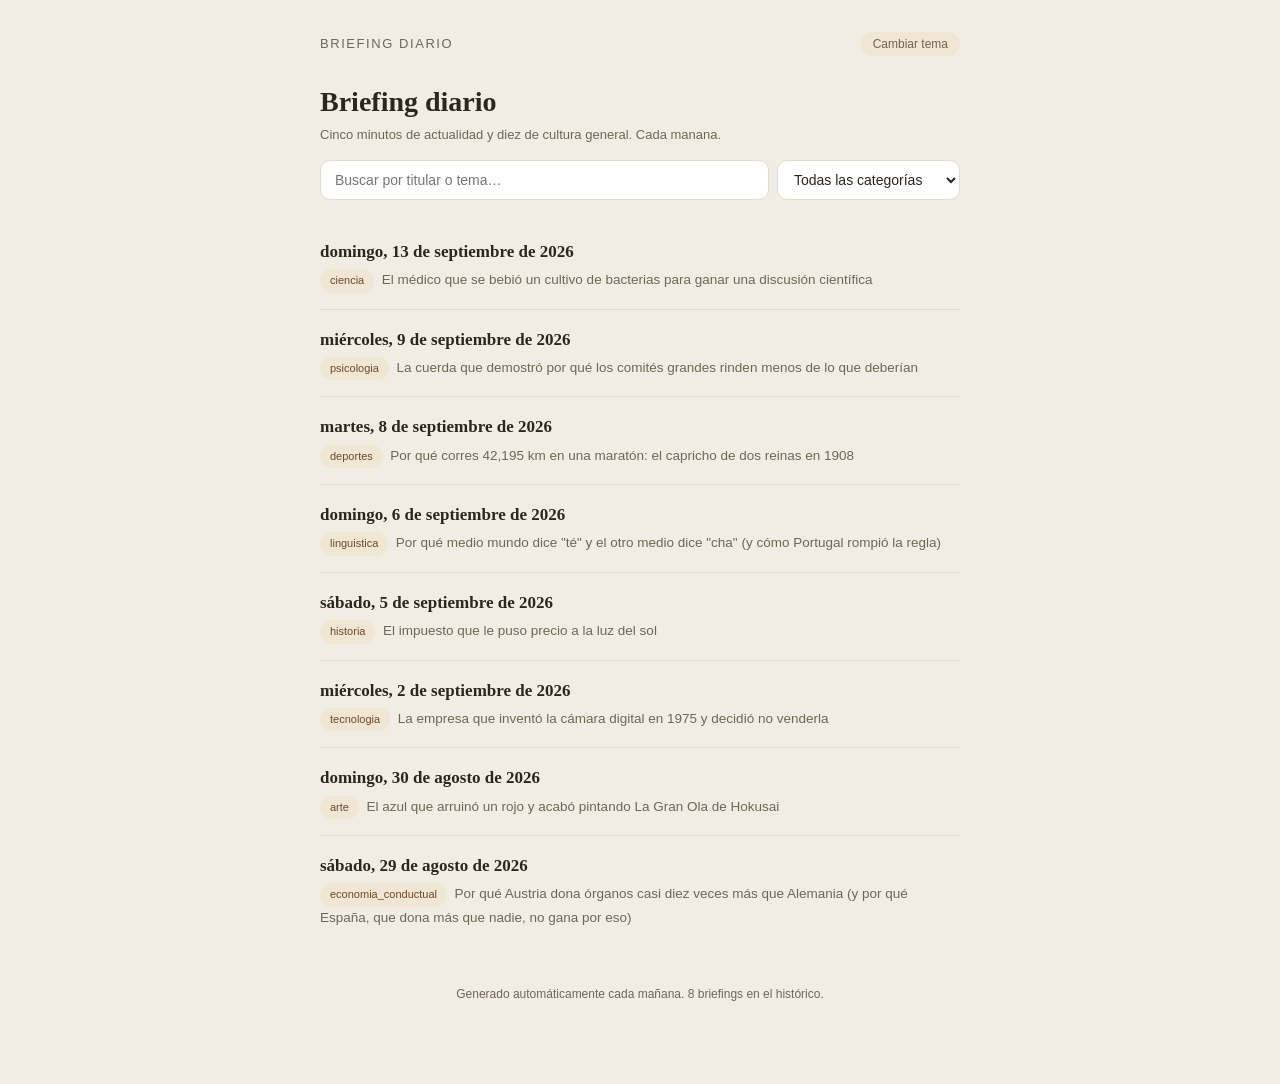
<file: docs/index.html>
<!DOCTYPE html>
<html lang="es">
<head>
<meta charset="utf-8">
<meta name="viewport" content="width=device-width, initial-scale=1.0">
<title>Briefing diario</title>
<meta name="description" content="Cinco minutos de actualidad y diez de cultura general. Cada manana.">
<link rel="stylesheet" href="assets/styles.css">
</head>
<body>
<div class="wrap">
  <header class="site">
    <a class="brand" href="index.html">Briefing diario</a>
    <button class="theme-toggle" id="theme-toggle" type="button">Cambiar tema</button>
  </header>

  <h1>Briefing diario</h1>
  <p class="meta">Cinco minutos de actualidad y diez de cultura general. Cada manana.</p>

  <div class="search-row">
    <input type="search" id="buscador" placeholder="Buscar por titular o tema…" autocomplete="off">
    <select id="filtro-categoria">
      <option value="">Todas las categorías</option>
      <option value="arte">arte</option>
      <option value="ciencia">ciencia</option>
      <option value="deportes">deportes</option>
      <option value="economia_conductual">economia_conductual</option>
      <option value="historia">historia</option>
      <option value="linguistica">linguistica</option>
      <option value="psicologia">psicologia</option>
      <option value="tecnologia">tecnologia</option>
    </select>
  </div>

  <ul class="lista-briefings" id="lista">
    <li data-titulo="el médico que se bebió un cultivo de bacterias para ganar una discusión científica ciencia" data-categoria="ciencia">
      <a class="fecha" href="b/2026-09-13.html">domingo, 13 de septiembre de 2026</a>
      <div class="resumen">
        <span class="badge">ciencia</span>
        &nbsp;El médico que se bebió un cultivo de bacterias para ganar una discusión científica
      </div>
    </li>
    <li data-titulo="la cuerda que demostró por qué los comités grandes rinden menos de lo que deberían psicologia" data-categoria="psicologia">
      <a class="fecha" href="b/2026-09-09.html">miércoles, 9 de septiembre de 2026</a>
      <div class="resumen">
        <span class="badge">psicologia</span>
        &nbsp;La cuerda que demostró por qué los comités grandes rinden menos de lo que deberían
      </div>
    </li>
    <li data-titulo="por qué corres 42,195 km en una maratón: el capricho de dos reinas en 1908 deportes" data-categoria="deportes">
      <a class="fecha" href="b/2026-09-08.html">martes, 8 de septiembre de 2026</a>
      <div class="resumen">
        <span class="badge">deportes</span>
        &nbsp;Por qué corres 42,195 km en una maratón: el capricho de dos reinas en 1908
      </div>
    </li>
    <li data-titulo="por qué medio mundo dice &#34;té&#34; y el otro medio dice &#34;cha&#34; (y cómo portugal rompió la regla) linguistica" data-categoria="linguistica">
      <a class="fecha" href="b/2026-09-06.html">domingo, 6 de septiembre de 2026</a>
      <div class="resumen">
        <span class="badge">linguistica</span>
        &nbsp;Por qué medio mundo dice &#34;té&#34; y el otro medio dice &#34;cha&#34; (y cómo Portugal rompió la regla)
      </div>
    </li>
    <li data-titulo="el impuesto que le puso precio a la luz del sol historia" data-categoria="historia">
      <a class="fecha" href="b/2026-09-05.html">sábado, 5 de septiembre de 2026</a>
      <div class="resumen">
        <span class="badge">historia</span>
        &nbsp;El impuesto que le puso precio a la luz del sol
      </div>
    </li>
    <li data-titulo="la empresa que inventó la cámara digital en 1975 y decidió no venderla tecnologia" data-categoria="tecnologia">
      <a class="fecha" href="b/2026-09-02.html">miércoles, 2 de septiembre de 2026</a>
      <div class="resumen">
        <span class="badge">tecnologia</span>
        &nbsp;La empresa que inventó la cámara digital en 1975 y decidió no venderla
      </div>
    </li>
    <li data-titulo="el azul que arruinó un rojo y acabó pintando la gran ola de hokusai arte" data-categoria="arte">
      <a class="fecha" href="b/2026-08-30.html">domingo, 30 de agosto de 2026</a>
      <div class="resumen">
        <span class="badge">arte</span>
        &nbsp;El azul que arruinó un rojo y acabó pintando La Gran Ola de Hokusai
      </div>
    </li>
    <li data-titulo="por qué austria dona órganos casi diez veces más que alemania (y por qué españa, que dona más que nadie, no gana por eso) economia_conductual" data-categoria="economia_conductual">
      <a class="fecha" href="b/2026-08-29.html">sábado, 29 de agosto de 2026</a>
      <div class="resumen">
        <span class="badge">economia_conductual</span>
        &nbsp;Por qué Austria dona órganos casi diez veces más que Alemania (y por qué España, que dona más que nadie, no gana por eso)
      </div>
    </li>
  </ul>

  <footer class="site">
    Generado automáticamente cada mañana. 8 briefings en el histórico.
  </footer>
</div>
<script src="assets/theme.js"></script>
<script>
  (function () {
    var input = document.getElementById("buscador");
    var select = document.getElementById("filtro-categoria");
    var items = Array.prototype.slice.call(document.querySelectorAll("#lista li"));

    function normalizar(s) {
      return (s || "").toLowerCase().normalize("NFD").replace(/[̀-ͯ]/g, "");
    }

    function filtrar() {
      var q = normalizar(input.value);
      var cat = select.value;
      items.forEach(function (li) {
        var titulo = normalizar(li.getAttribute("data-titulo"));
        var categoria = li.getAttribute("data-categoria");
        var pasaTexto = !q || titulo.indexOf(q) !== -1;
        var pasaCategoria = !cat || categoria === cat;
        li.style.display = (pasaTexto && pasaCategoria) ? "" : "none";
      });
    }

    input.addEventListener("input", filtrar);
    select.addEventListener("change", filtrar);
  })();
</script>
</body>
</html>
</file>
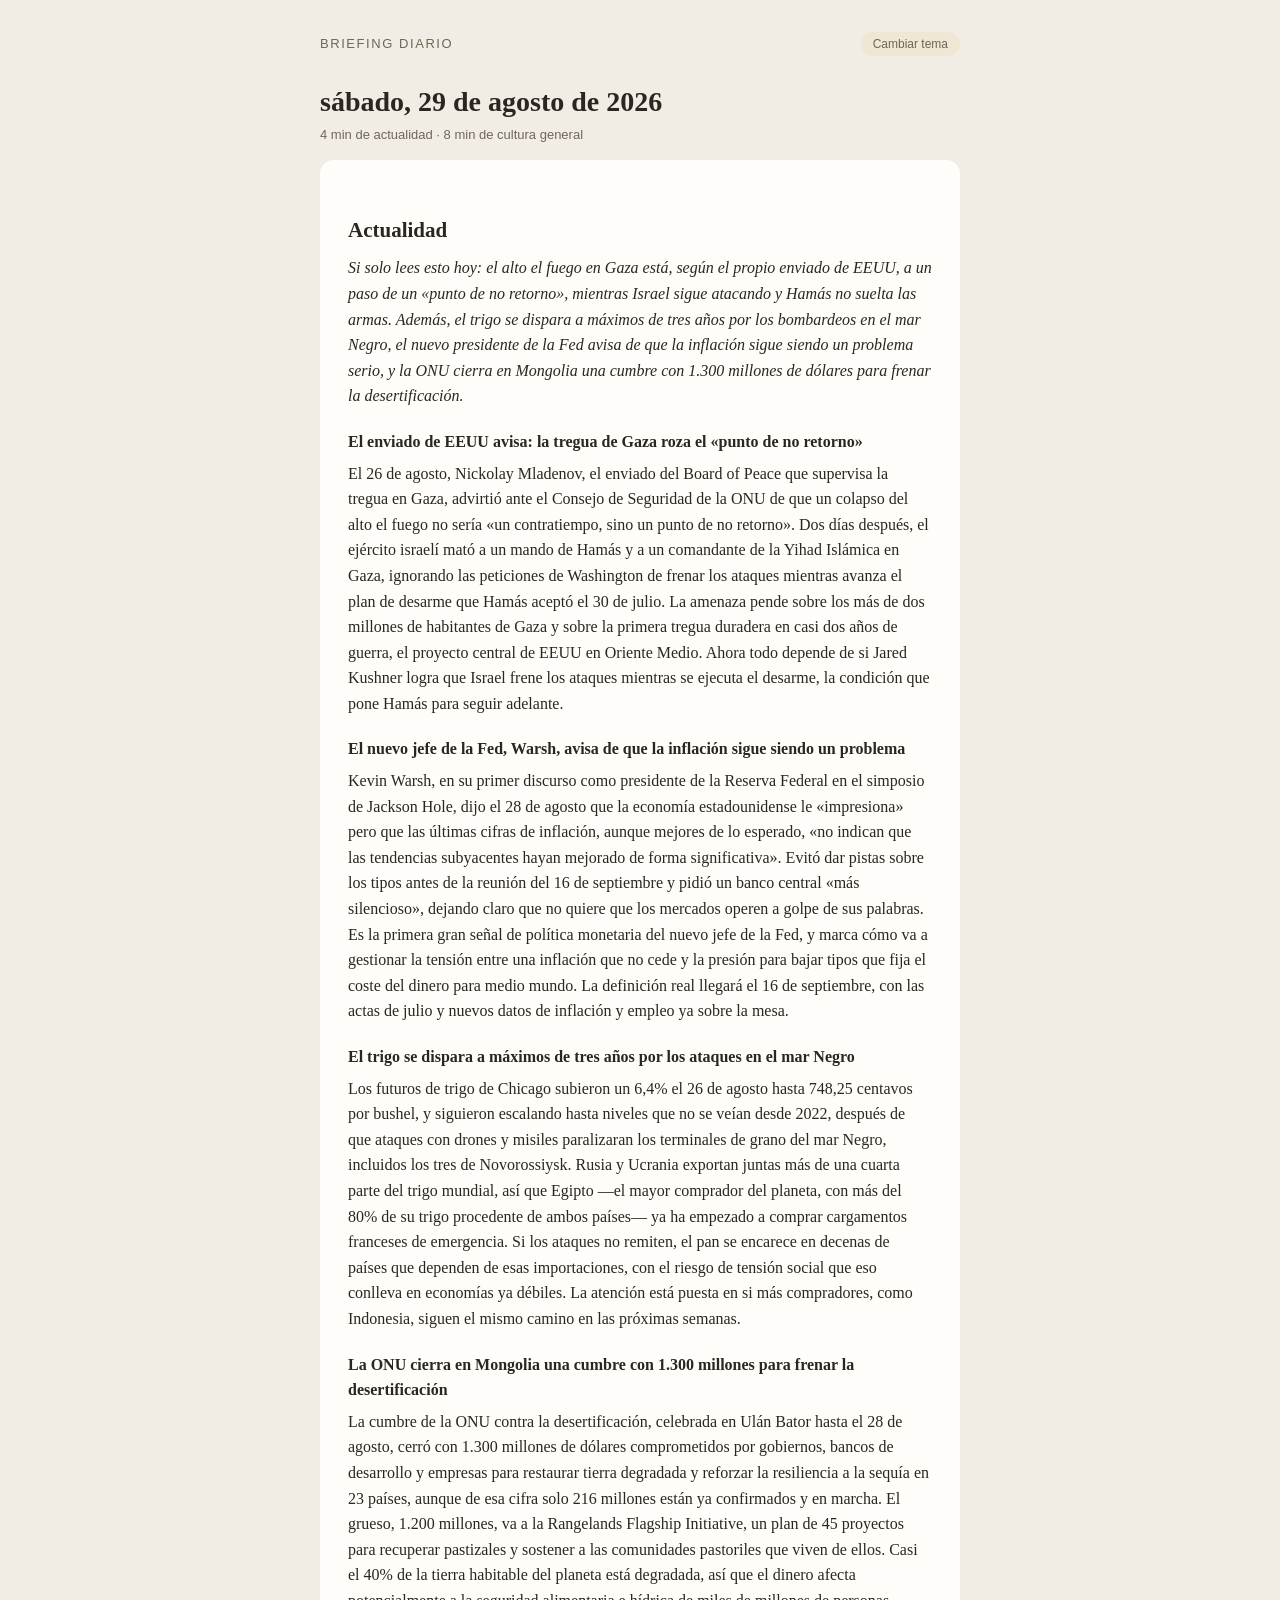
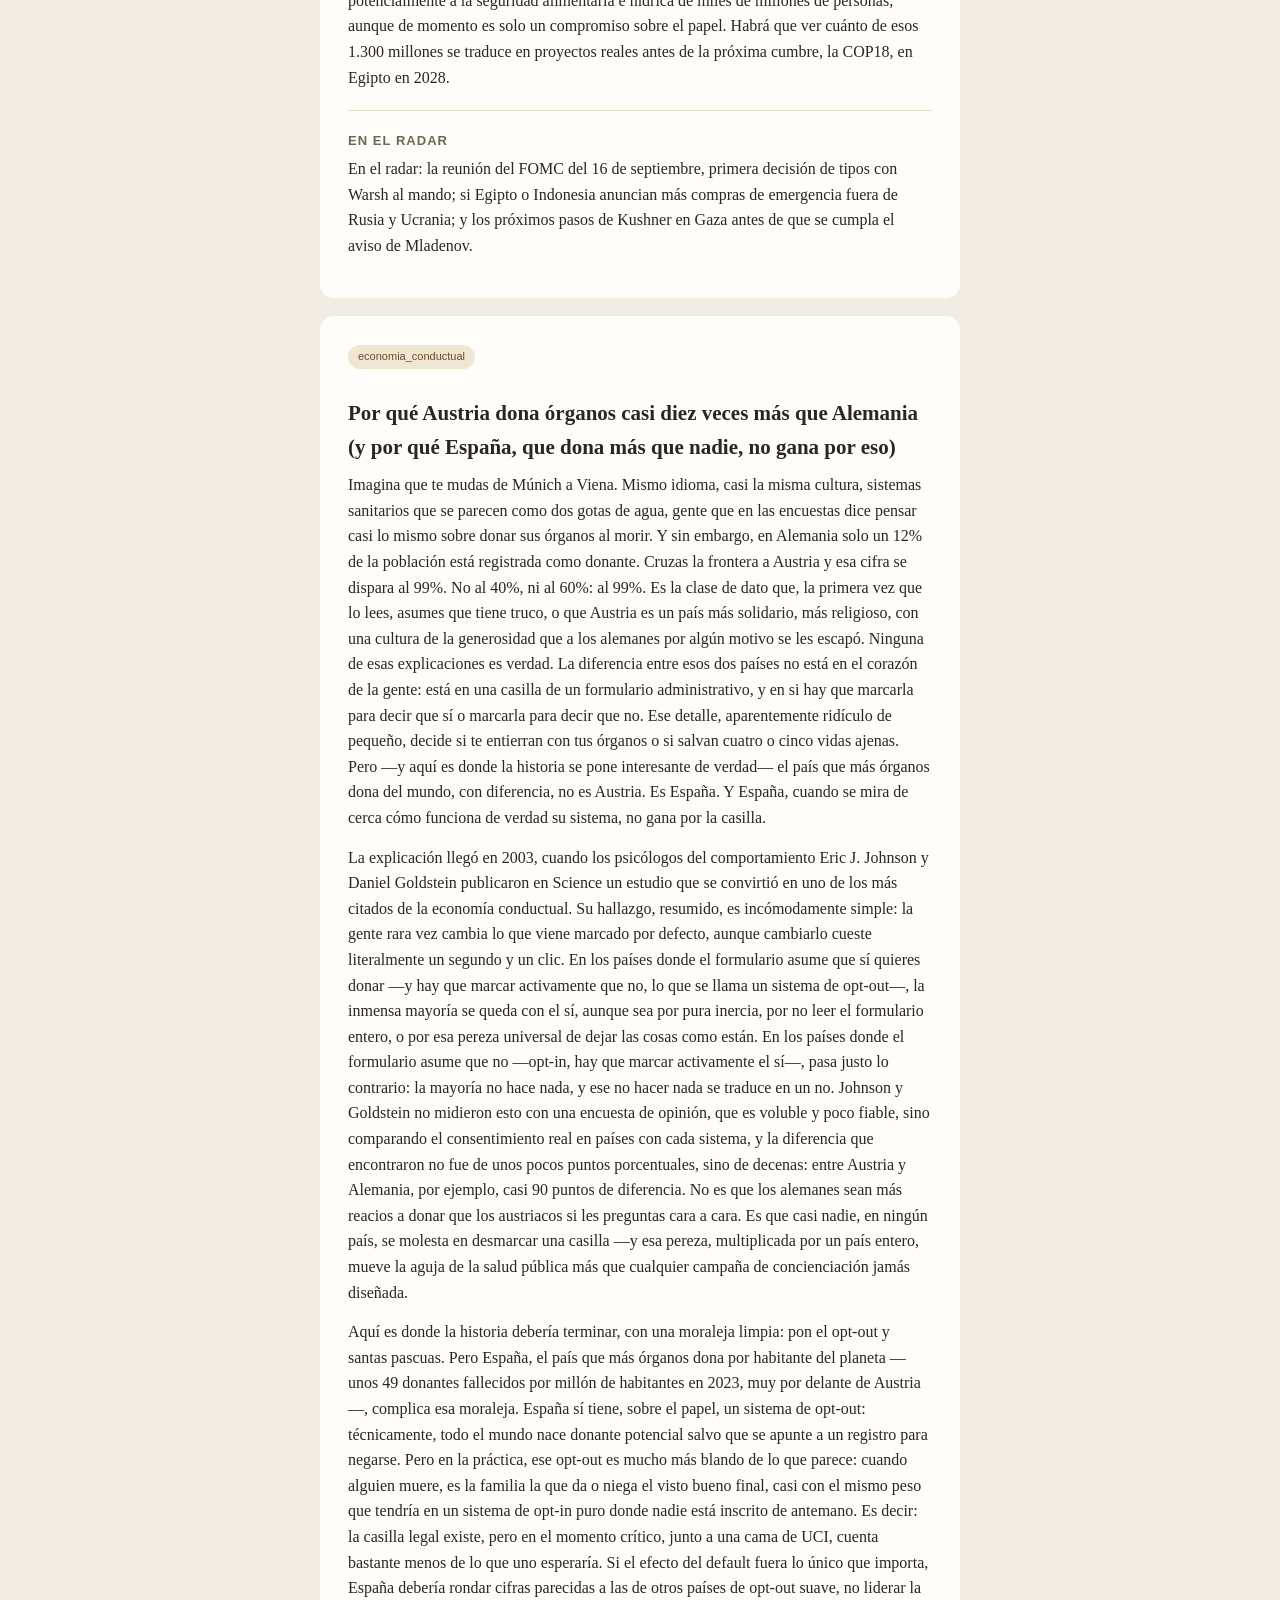
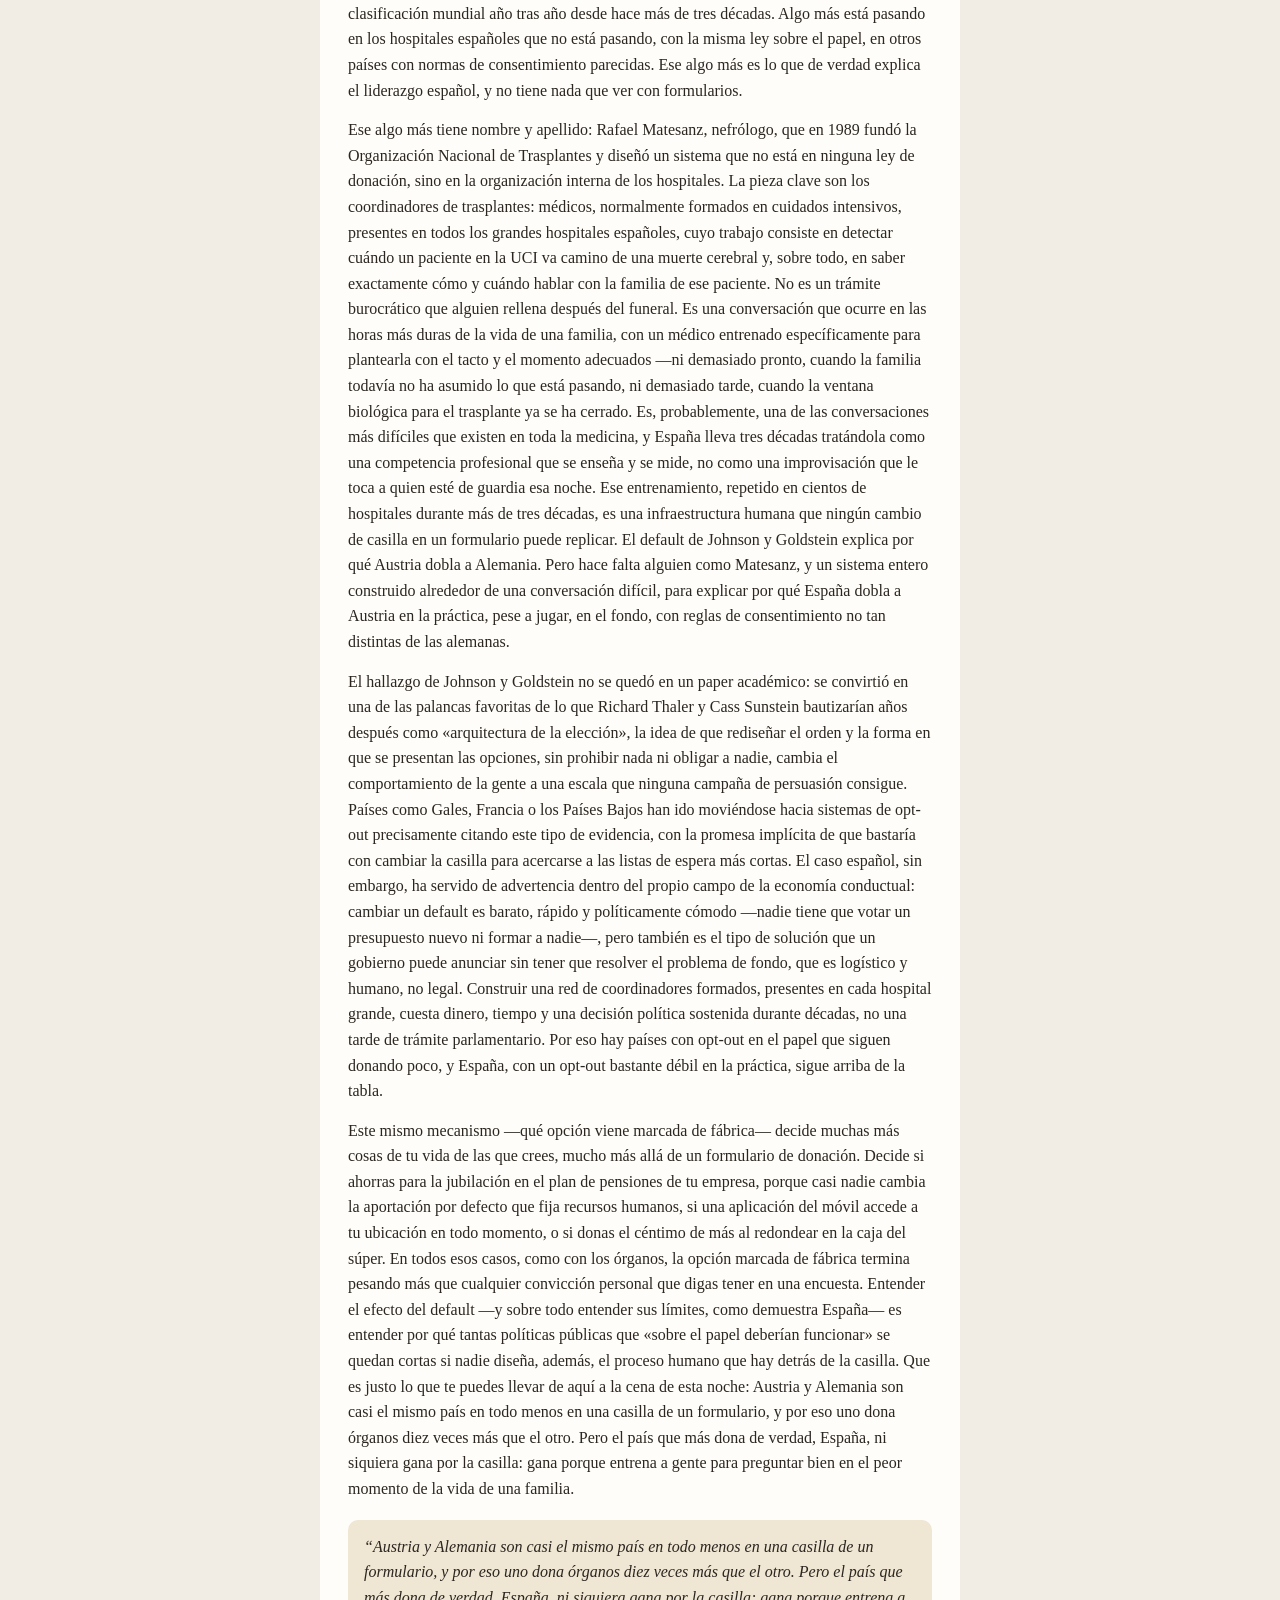
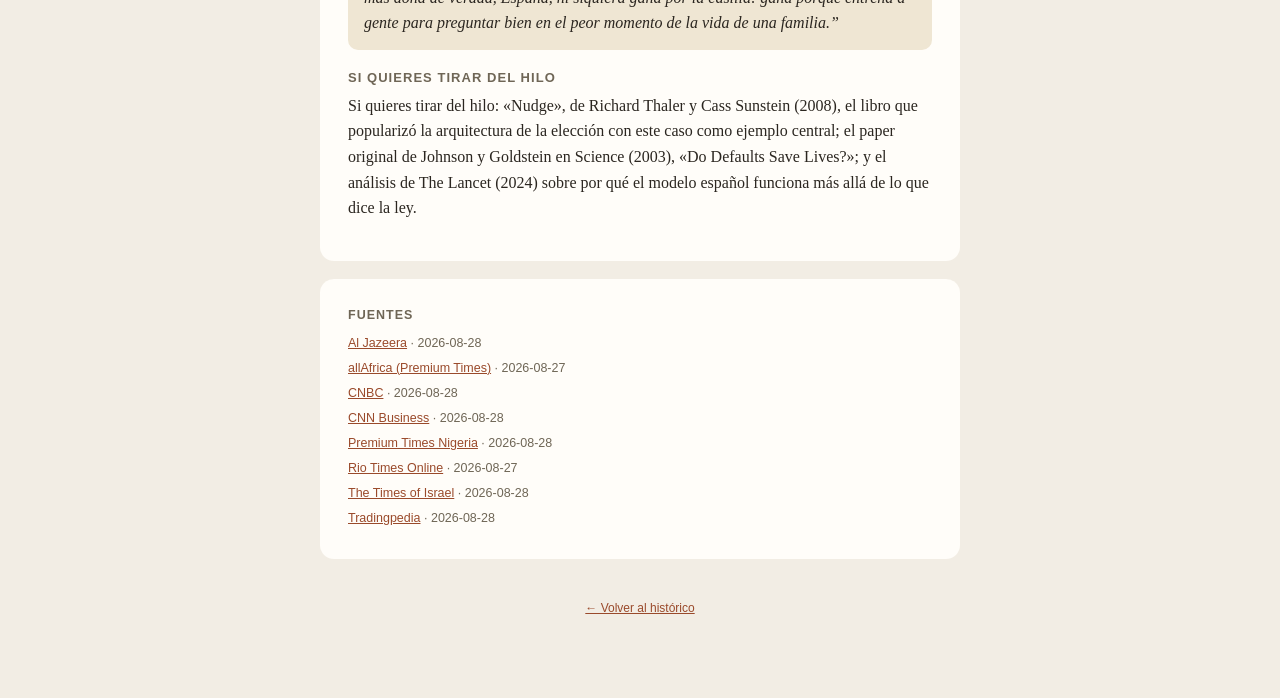
<file: docs/b/2026-08-29.html>
<!DOCTYPE html>
<html lang="es">
<head>
<meta charset="utf-8">
<meta name="viewport" content="width=device-width, initial-scale=1.0">
<title>sábado, 29 de agosto de 2026 — Briefing diario</title>
<meta name="description" content="Por qué Austria dona órganos casi diez veces más que Alemania (y por qué España, que dona más que nadie, no gana por eso) — sábado, 29 de agosto de 2026">
<link rel="stylesheet" href="../assets/styles.css">
</head>
<body>
<div class="wrap">
  <header class="site">
    <a class="brand" href="../index.html">Briefing diario</a>
    <button class="theme-toggle" id="theme-toggle" type="button">Cambiar tema</button>
  </header>

  <h1>sábado, 29 de agosto de 2026</h1>
  <p class="meta">4 min de actualidad · 8 min de cultura general</p>

  <div class="card">
    <h2>Actualidad</h2>
    <p style="font-style: italic;">Si solo lees esto hoy: el alto el fuego en Gaza está, según el propio enviado de EEUU, a un paso de un «punto de no retorno», mientras Israel sigue atacando y Hamás no suelta las armas. Además, el trigo se dispara a máximos de tres años por los bombardeos en el mar Negro, el nuevo presidente de la Fed avisa de que la inflación sigue siendo un problema serio, y la ONU cierra en Mongolia una cumbre con 1.300 millones de dólares para frenar la desertificación.</p>
    <h3>El enviado de EEUU avisa: la tregua de Gaza roza el «punto de no retorno»</h3>
    <p>El 26 de agosto, Nickolay Mladenov, el enviado del Board of Peace que supervisa la tregua en Gaza, advirtió ante el Consejo de Seguridad de la ONU de que un colapso del alto el fuego no sería «un contratiempo, sino un punto de no retorno». Dos días después, el ejército israelí mató a un mando de Hamás y a un comandante de la Yihad Islámica en Gaza, ignorando las peticiones de Washington de frenar los ataques mientras avanza el plan de desarme que Hamás aceptó el 30 de julio. La amenaza pende sobre los más de dos millones de habitantes de Gaza y sobre la primera tregua duradera en casi dos años de guerra, el proyecto central de EEUU en Oriente Medio. Ahora todo depende de si Jared Kushner logra que Israel frene los ataques mientras se ejecuta el desarme, la condición que pone Hamás para seguir adelante.</p>
    <h3>El nuevo jefe de la Fed, Warsh, avisa de que la inflación sigue siendo un problema</h3>
    <p>Kevin Warsh, en su primer discurso como presidente de la Reserva Federal en el simposio de Jackson Hole, dijo el 28 de agosto que la economía estadounidense le «impresiona» pero que las últimas cifras de inflación, aunque mejores de lo esperado, «no indican que las tendencias subyacentes hayan mejorado de forma significativa». Evitó dar pistas sobre los tipos antes de la reunión del 16 de septiembre y pidió un banco central «más silencioso», dejando claro que no quiere que los mercados operen a golpe de sus palabras. Es la primera gran señal de política monetaria del nuevo jefe de la Fed, y marca cómo va a gestionar la tensión entre una inflación que no cede y la presión para bajar tipos que fija el coste del dinero para medio mundo. La definición real llegará el 16 de septiembre, con las actas de julio y nuevos datos de inflación y empleo ya sobre la mesa.</p>
    <h3>El trigo se dispara a máximos de tres años por los ataques en el mar Negro</h3>
    <p>Los futuros de trigo de Chicago subieron un 6,4% el 26 de agosto hasta 748,25 centavos por bushel, y siguieron escalando hasta niveles que no se veían desde 2022, después de que ataques con drones y misiles paralizaran los terminales de grano del mar Negro, incluidos los tres de Novorossiysk. Rusia y Ucrania exportan juntas más de una cuarta parte del trigo mundial, así que Egipto —el mayor comprador del planeta, con más del 80% de su trigo procedente de ambos países— ya ha empezado a comprar cargamentos franceses de emergencia. Si los ataques no remiten, el pan se encarece en decenas de países que dependen de esas importaciones, con el riesgo de tensión social que eso conlleva en economías ya débiles. La atención está puesta en si más compradores, como Indonesia, siguen el mismo camino en las próximas semanas.</p>
    <h3>La ONU cierra en Mongolia una cumbre con 1.300 millones para frenar la desertificación</h3>
    <p>La cumbre de la ONU contra la desertificación, celebrada en Ulán Bator hasta el 28 de agosto, cerró con 1.300 millones de dólares comprometidos por gobiernos, bancos de desarrollo y empresas para restaurar tierra degradada y reforzar la resiliencia a la sequía en 23 países, aunque de esa cifra solo 216 millones están ya confirmados y en marcha. El grueso, 1.200 millones, va a la Rangelands Flagship Initiative, un plan de 45 proyectos para recuperar pastizales y sostener a las comunidades pastoriles que viven de ellos. Casi el 40% de la tierra habitable del planeta está degradada, así que el dinero afecta potencialmente a la seguridad alimentaria e hídrica de miles de millones de personas, aunque de momento es solo un compromiso sobre el papel. Habrá que ver cuánto de esos 1.300 millones se traduce en proyectos reales antes de la próxima cumbre, la COP18, en Egipto en 2028.</p>
    <hr class="rule">
    <p class="meta" style="text-transform: uppercase; letter-spacing: 0.08em; font-weight: 700; margin-bottom: 4px;">En el radar</p>
    <p>En el radar: la reunión del FOMC del 16 de septiembre, primera decisión de tipos con Warsh al mando; si Egipto o Indonesia anuncian más compras de emergencia fuera de Rusia y Ucrania; y los próximos pasos de Kushner en Gaza antes de que se cumpla el aviso de Mladenov.</p>
  </div>

  <div class="card">
    <span class="badge">economia_conductual</span>
    <h2>Por qué Austria dona órganos casi diez veces más que Alemania (y por qué España, que dona más que nadie, no gana por eso)</h2>
    <p>Imagina que te mudas de Múnich a Viena. Mismo idioma, casi la misma cultura, sistemas sanitarios que se parecen como dos gotas de agua, gente que en las encuestas dice pensar casi lo mismo sobre donar sus órganos al morir. Y sin embargo, en Alemania solo un 12% de la población está registrada como donante. Cruzas la frontera a Austria y esa cifra se dispara al 99%. No al 40%, ni al 60%: al 99%. Es la clase de dato que, la primera vez que lo lees, asumes que tiene truco, o que Austria es un país más solidario, más religioso, con una cultura de la generosidad que a los alemanes por algún motivo se les escapó. Ninguna de esas explicaciones es verdad. La diferencia entre esos dos países no está en el corazón de la gente: está en una casilla de un formulario administrativo, y en si hay que marcarla para decir que sí o marcarla para decir que no. Ese detalle, aparentemente ridículo de pequeño, decide si te entierran con tus órganos o si salvan cuatro o cinco vidas ajenas. Pero —y aquí es donde la historia se pone interesante de verdad— el país que más órganos dona del mundo, con diferencia, no es Austria. Es España. Y España, cuando se mira de cerca cómo funciona de verdad su sistema, no gana por la casilla.</p>
    <p>La explicación llegó en 2003, cuando los psicólogos del comportamiento Eric J. Johnson y Daniel Goldstein publicaron en Science un estudio que se convirtió en uno de los más citados de la economía conductual. Su hallazgo, resumido, es incómodamente simple: la gente rara vez cambia lo que viene marcado por defecto, aunque cambiarlo cueste literalmente un segundo y un clic. En los países donde el formulario asume que sí quieres donar —y hay que marcar activamente que no, lo que se llama un sistema de opt-out—, la inmensa mayoría se queda con el sí, aunque sea por pura inercia, por no leer el formulario entero, o por esa pereza universal de dejar las cosas como están. En los países donde el formulario asume que no —opt-in, hay que marcar activamente el sí—, pasa justo lo contrario: la mayoría no hace nada, y ese no hacer nada se traduce en un no. Johnson y Goldstein no midieron esto con una encuesta de opinión, que es voluble y poco fiable, sino comparando el consentimiento real en países con cada sistema, y la diferencia que encontraron no fue de unos pocos puntos porcentuales, sino de decenas: entre Austria y Alemania, por ejemplo, casi 90 puntos de diferencia. No es que los alemanes sean más reacios a donar que los austriacos si les preguntas cara a cara. Es que casi nadie, en ningún país, se molesta en desmarcar una casilla —y esa pereza, multiplicada por un país entero, mueve la aguja de la salud pública más que cualquier campaña de concienciación jamás diseñada.</p>
    <p>Aquí es donde la historia debería terminar, con una moraleja limpia: pon el opt-out y santas pascuas. Pero España, el país que más órganos dona por habitante del planeta —unos 49 donantes fallecidos por millón de habitantes en 2023, muy por delante de Austria—, complica esa moraleja. España sí tiene, sobre el papel, un sistema de opt-out: técnicamente, todo el mundo nace donante potencial salvo que se apunte a un registro para negarse. Pero en la práctica, ese opt-out es mucho más blando de lo que parece: cuando alguien muere, es la familia la que da o niega el visto bueno final, casi con el mismo peso que tendría en un sistema de opt-in puro donde nadie está inscrito de antemano. Es decir: la casilla legal existe, pero en el momento crítico, junto a una cama de UCI, cuenta bastante menos de lo que uno esperaría. Si el efecto del default fuera lo único que importa, España debería rondar cifras parecidas a las de otros países de opt-out suave, no liderar la clasificación mundial año tras año desde hace más de tres décadas. Algo más está pasando en los hospitales españoles que no está pasando, con la misma ley sobre el papel, en otros países con normas de consentimiento parecidas. Ese algo más es lo que de verdad explica el liderazgo español, y no tiene nada que ver con formularios.</p>
    <p>Ese algo más tiene nombre y apellido: Rafael Matesanz, nefrólogo, que en 1989 fundó la Organización Nacional de Trasplantes y diseñó un sistema que no está en ninguna ley de donación, sino en la organización interna de los hospitales. La pieza clave son los coordinadores de trasplantes: médicos, normalmente formados en cuidados intensivos, presentes en todos los grandes hospitales españoles, cuyo trabajo consiste en detectar cuándo un paciente en la UCI va camino de una muerte cerebral y, sobre todo, en saber exactamente cómo y cuándo hablar con la familia de ese paciente. No es un trámite burocrático que alguien rellena después del funeral. Es una conversación que ocurre en las horas más duras de la vida de una familia, con un médico entrenado específicamente para plantearla con el tacto y el momento adecuados —ni demasiado pronto, cuando la familia todavía no ha asumido lo que está pasando, ni demasiado tarde, cuando la ventana biológica para el trasplante ya se ha cerrado. Es, probablemente, una de las conversaciones más difíciles que existen en toda la medicina, y España lleva tres décadas tratándola como una competencia profesional que se enseña y se mide, no como una improvisación que le toca a quien esté de guardia esa noche. Ese entrenamiento, repetido en cientos de hospitales durante más de tres décadas, es una infraestructura humana que ningún cambio de casilla en un formulario puede replicar. El default de Johnson y Goldstein explica por qué Austria dobla a Alemania. Pero hace falta alguien como Matesanz, y un sistema entero construido alrededor de una conversación difícil, para explicar por qué España dobla a Austria en la práctica, pese a jugar, en el fondo, con reglas de consentimiento no tan distintas de las alemanas.</p>
    <p>El hallazgo de Johnson y Goldstein no se quedó en un paper académico: se convirtió en una de las palancas favoritas de lo que Richard Thaler y Cass Sunstein bautizarían años después como «arquitectura de la elección», la idea de que rediseñar el orden y la forma en que se presentan las opciones, sin prohibir nada ni obligar a nadie, cambia el comportamiento de la gente a una escala que ninguna campaña de persuasión consigue. Países como Gales, Francia o los Países Bajos han ido moviéndose hacia sistemas de opt-out precisamente citando este tipo de evidencia, con la promesa implícita de que bastaría con cambiar la casilla para acercarse a las listas de espera más cortas. El caso español, sin embargo, ha servido de advertencia dentro del propio campo de la economía conductual: cambiar un default es barato, rápido y políticamente cómodo —nadie tiene que votar un presupuesto nuevo ni formar a nadie—, pero también es el tipo de solución que un gobierno puede anunciar sin tener que resolver el problema de fondo, que es logístico y humano, no legal. Construir una red de coordinadores formados, presentes en cada hospital grande, cuesta dinero, tiempo y una decisión política sostenida durante décadas, no una tarde de trámite parlamentario. Por eso hay países con opt-out en el papel que siguen donando poco, y España, con un opt-out bastante débil en la práctica, sigue arriba de la tabla.</p>
    <p>Este mismo mecanismo —qué opción viene marcada de fábrica— decide muchas más cosas de tu vida de las que crees, mucho más allá de un formulario de donación. Decide si ahorras para la jubilación en el plan de pensiones de tu empresa, porque casi nadie cambia la aportación por defecto que fija recursos humanos, si una aplicación del móvil accede a tu ubicación en todo momento, o si donas el céntimo de más al redondear en la caja del súper. En todos esos casos, como con los órganos, la opción marcada de fábrica termina pesando más que cualquier convicción personal que digas tener en una encuesta. Entender el efecto del default —y sobre todo entender sus límites, como demuestra España— es entender por qué tantas políticas públicas que «sobre el papel deberían funcionar» se quedan cortas si nadie diseña, además, el proceso humano que hay detrás de la casilla. Que es justo lo que te puedes llevar de aquí a la cena de esta noche: Austria y Alemania son casi el mismo país en todo menos en una casilla de un formulario, y por eso uno dona órganos diez veces más que el otro. Pero el país que más dona de verdad, España, ni siquiera gana por la casilla: gana porque entrena a gente para preguntar bien en el peor momento de la vida de una familia.</p>
    <div class="pull">&ldquo;Austria y Alemania son casi el mismo país en todo menos en una casilla de un formulario, y por eso uno dona órganos diez veces más que el otro. Pero el país que más dona de verdad, España, ni siquiera gana por la casilla: gana porque entrena a gente para preguntar bien en el peor momento de la vida de una familia.&rdquo;</div>
    <p class="meta" style="text-transform: uppercase; letter-spacing: 0.08em; font-weight: 700; margin-bottom: 4px;">Si quieres tirar del hilo</p>
    <p>Si quieres tirar del hilo: «Nudge», de Richard Thaler y Cass Sunstein (2008), el libro que popularizó la arquitectura de la elección con este caso como ejemplo central; el paper original de Johnson y Goldstein en Science (2003), «Do Defaults Save Lives?»; y el análisis de The Lancet (2024) sobre por qué el modelo español funciona más allá de lo que dice la ley.</p>
  </div>

  <div class="card fuentes">
    <p class="meta" style="text-transform: uppercase; letter-spacing: 0.08em; font-weight: 700; margin-bottom: 8px;">Fuentes</p>
    <p><a href="https://www.aljazeera.com/news/2026/8/28/board-of-peace-envoy-mladenov-warns-gaza-ceasefire-risks-collapse">Al Jazeera</a> · 2026-08-28</p>
    <p><a href="https://allafrica.com/stories/202608270193.html">allAfrica (Premium Times)</a> · 2026-08-27</p>
    <p><a href="https://www.cnbc.com/2026/08/28/kevin-warsh-jackson-hole-federal-reserve-inflation.html">CNBC</a> · 2026-08-28</p>
    <p><a href="https://www.cnn.com/2026/08/28/business/fed-chairman-kevin-warsh-jackson-hole">CNN Business</a> · 2026-08-28</p>
    <p><a href="https://www.premiumtimesng.com/news/top-news/905987-cop17-un-land-summit-ends-in-mongolia-with-1-3bn-deal-for-restoration-drought-resilience.html">Premium Times Nigeria</a> · 2026-08-28</p>
    <p><a href="https://www.riotimesonline.com/grains-soy-corn-latam-thursday-august-27-2026/">Rio Times Online</a> · 2026-08-27</p>
    <p><a href="https://www.timesofisrael.com/liveblog-august-28-2026/">The Times of Israel</a> · 2026-08-28</p>
    <p><a href="https://www.tradingpedia.com/2026/08/28/black-sea-tensions-ignite-powerful-wheat-futures-breakout/">Tradingpedia</a> · 2026-08-28</p>
  </div>

  <footer class="site">
    <a href="../index.html">&larr; Volver al histórico</a>
  </footer>
</div>
<script src="../assets/theme.js"></script>
</body>
</html>
</file>
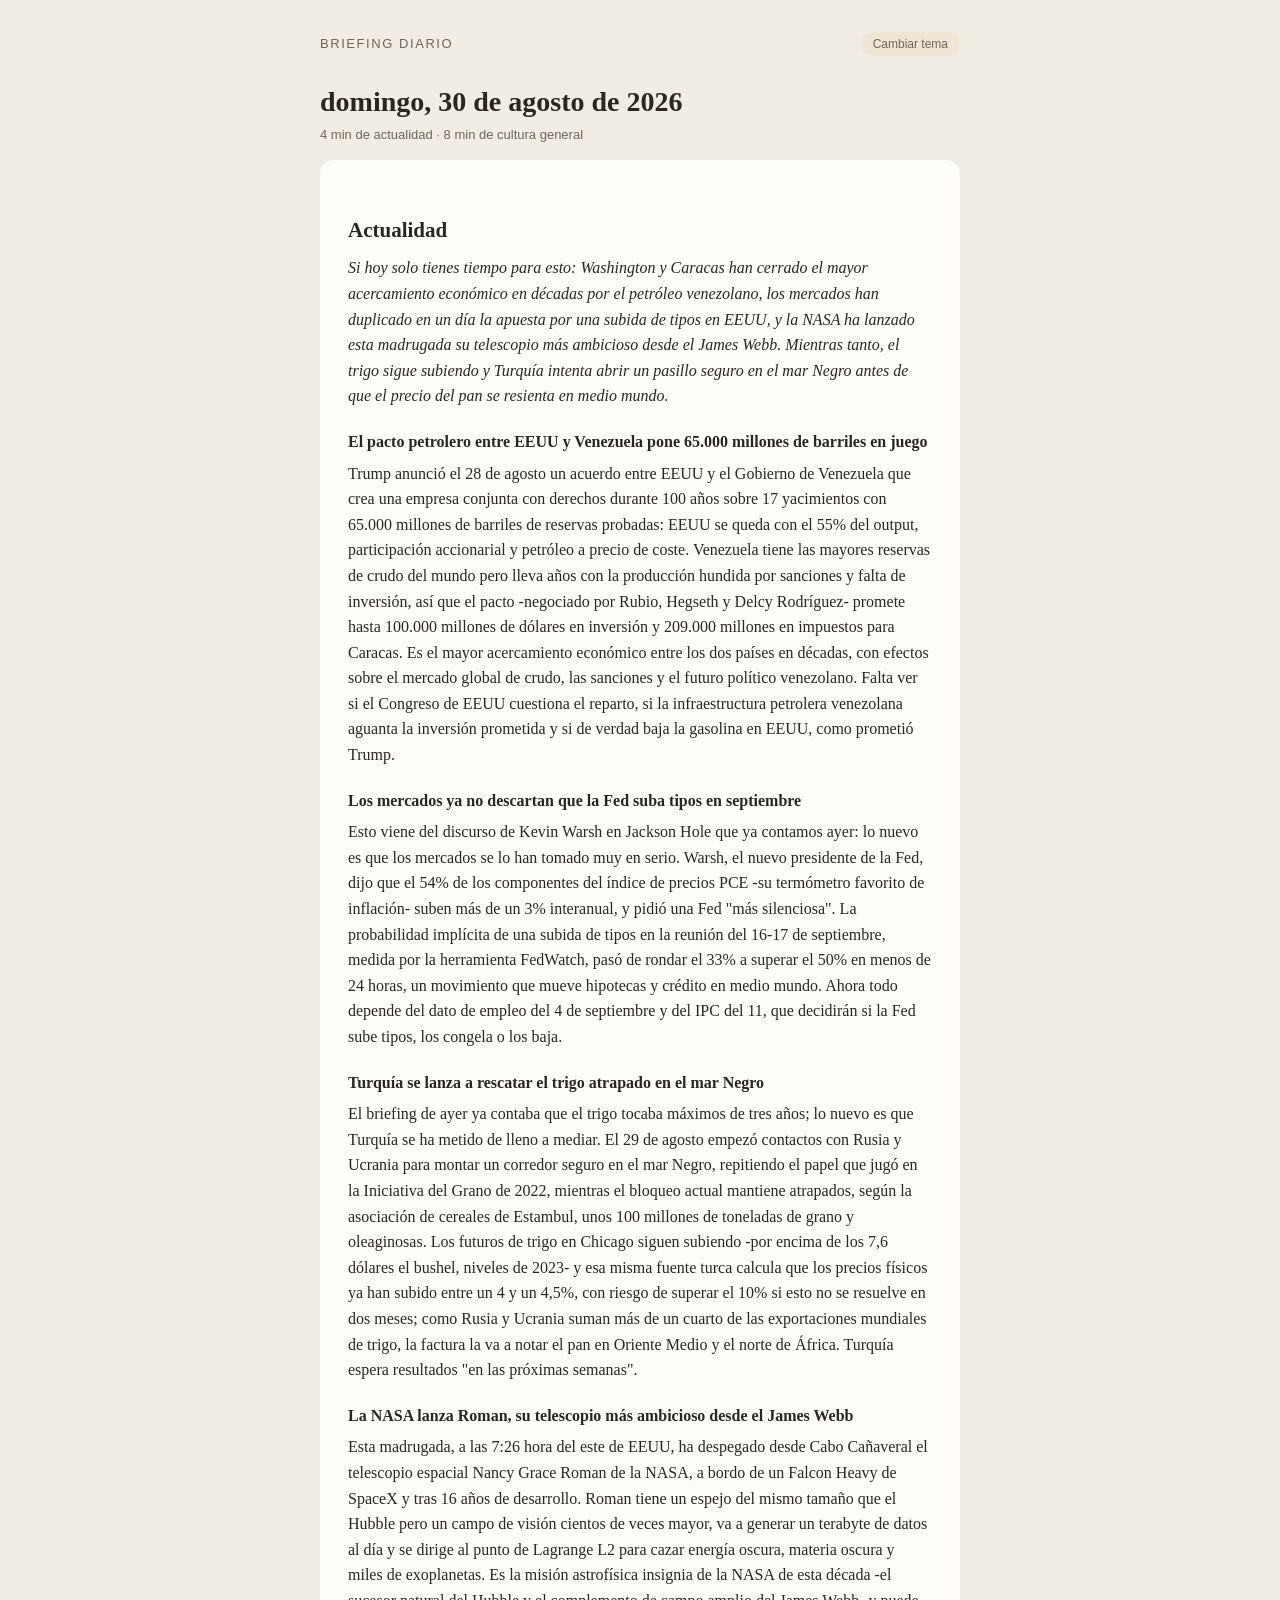
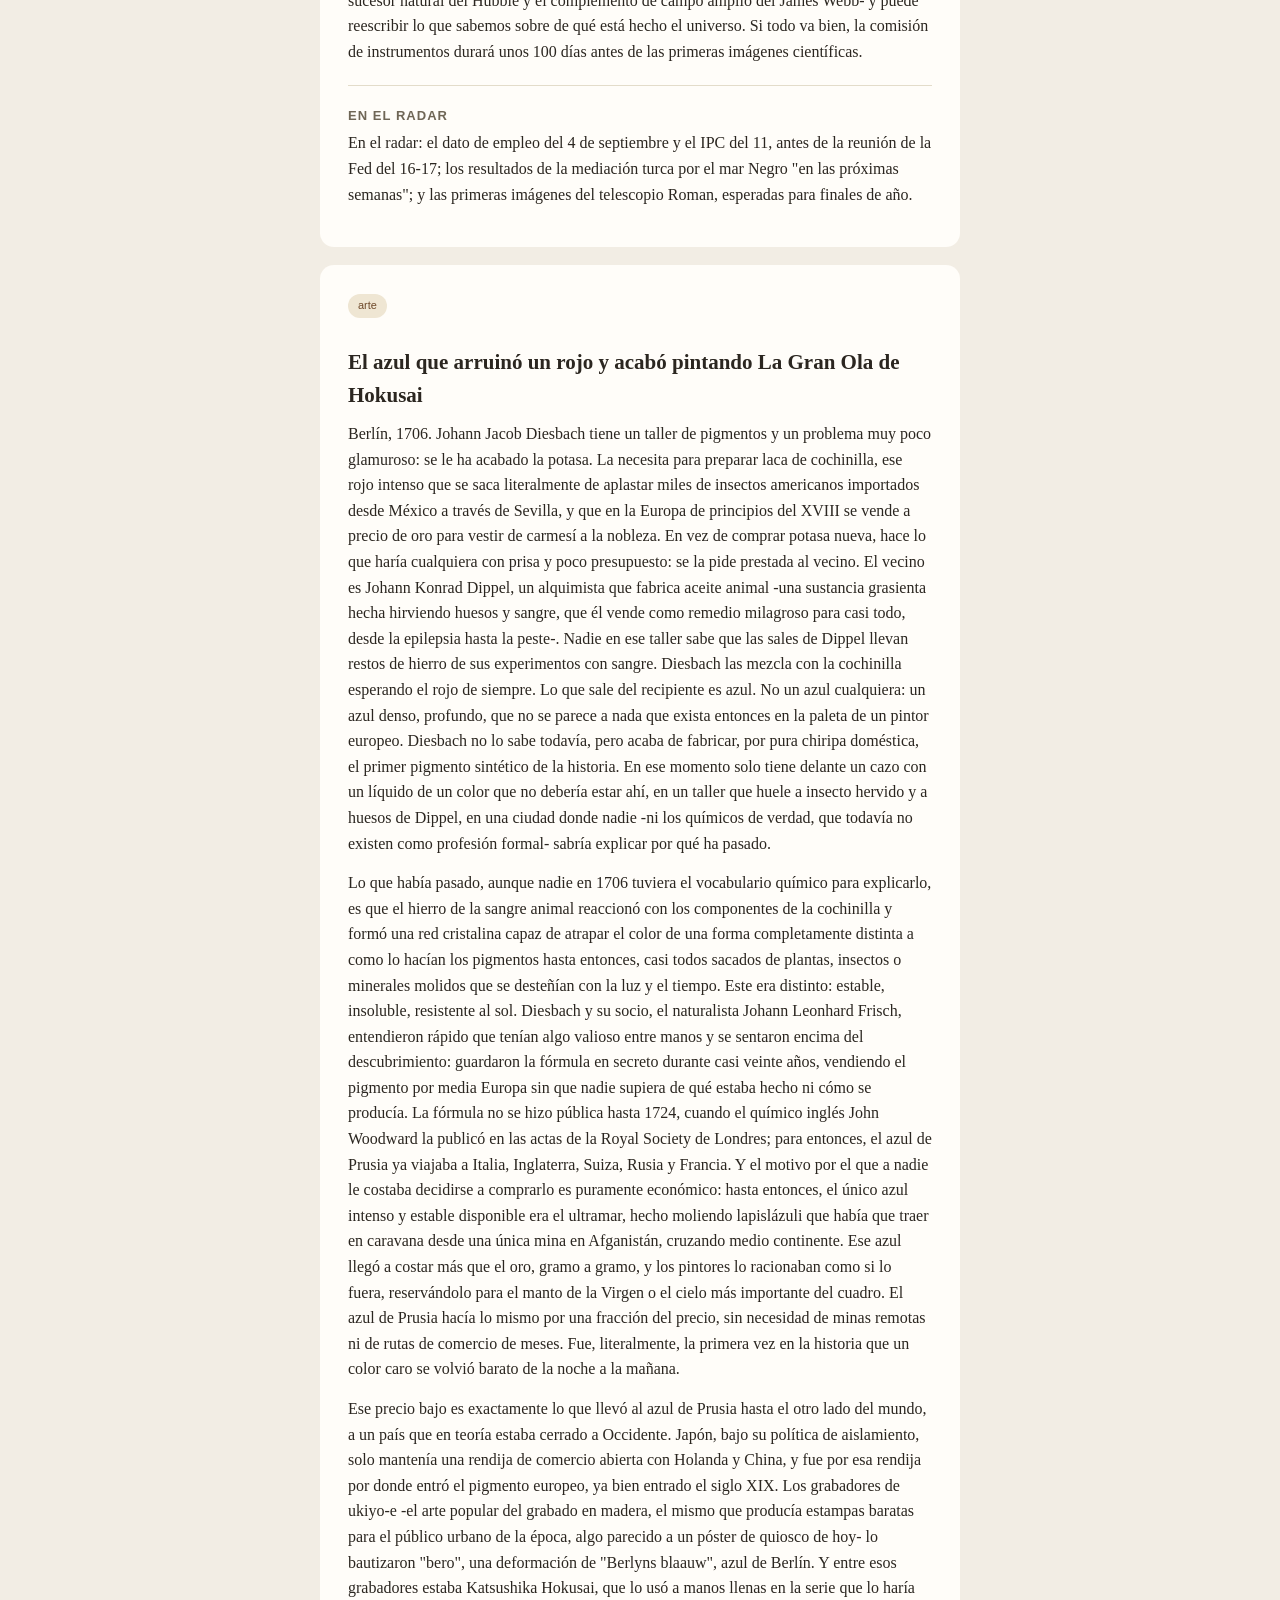
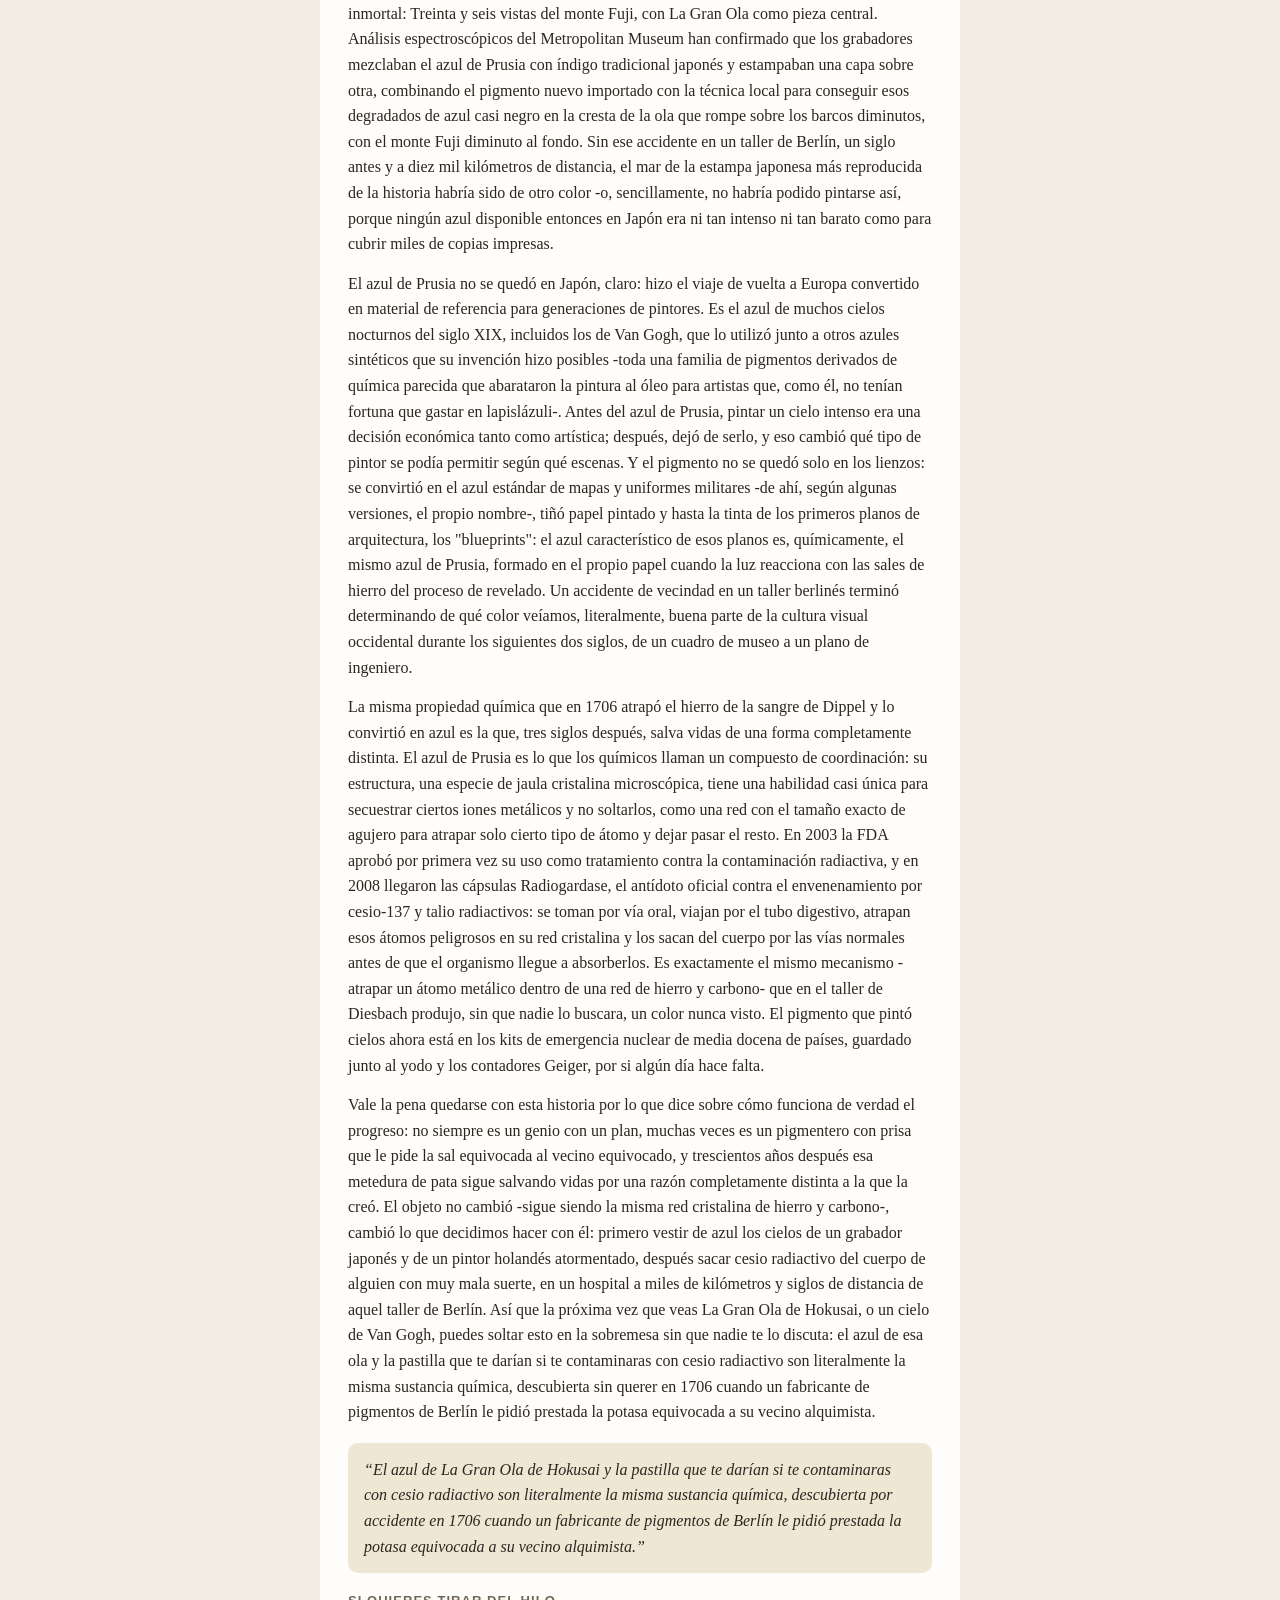
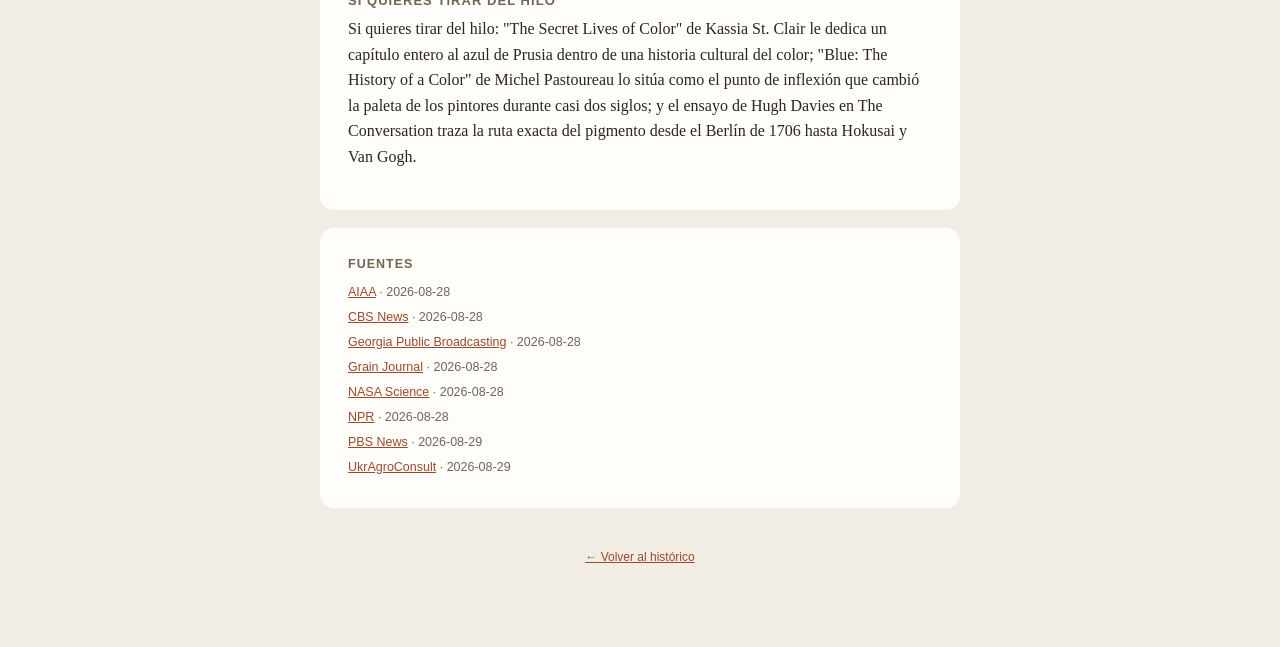
<file: docs/b/2026-08-30.html>
<!DOCTYPE html>
<html lang="es">
<head>
<meta charset="utf-8">
<meta name="viewport" content="width=device-width, initial-scale=1.0">
<title>domingo, 30 de agosto de 2026 — Briefing diario</title>
<meta name="description" content="El azul que arruinó un rojo y acabó pintando La Gran Ola de Hokusai — domingo, 30 de agosto de 2026">
<link rel="stylesheet" href="../assets/styles.css">
</head>
<body>
<div class="wrap">
  <header class="site">
    <a class="brand" href="../index.html">Briefing diario</a>
    <button class="theme-toggle" id="theme-toggle" type="button">Cambiar tema</button>
  </header>

  <h1>domingo, 30 de agosto de 2026</h1>
  <p class="meta">4 min de actualidad · 8 min de cultura general</p>

  <div class="card">
    <h2>Actualidad</h2>
    <p style="font-style: italic;">Si hoy solo tienes tiempo para esto: Washington y Caracas han cerrado el mayor acercamiento económico en décadas por el petróleo venezolano, los mercados han duplicado en un día la apuesta por una subida de tipos en EEUU, y la NASA ha lanzado esta madrugada su telescopio más ambicioso desde el James Webb. Mientras tanto, el trigo sigue subiendo y Turquía intenta abrir un pasillo seguro en el mar Negro antes de que el precio del pan se resienta en medio mundo.</p>
    <h3>El pacto petrolero entre EEUU y Venezuela pone 65.000 millones de barriles en juego</h3>
    <p>Trump anunció el 28 de agosto un acuerdo entre EEUU y el Gobierno de Venezuela que crea una empresa conjunta con derechos durante 100 años sobre 17 yacimientos con 65.000 millones de barriles de reservas probadas: EEUU se queda con el 55% del output, participación accionarial y petróleo a precio de coste. Venezuela tiene las mayores reservas de crudo del mundo pero lleva años con la producción hundida por sanciones y falta de inversión, así que el pacto -negociado por Rubio, Hegseth y Delcy Rodríguez- promete hasta 100.000 millones de dólares en inversión y 209.000 millones en impuestos para Caracas. Es el mayor acercamiento económico entre los dos países en décadas, con efectos sobre el mercado global de crudo, las sanciones y el futuro político venezolano. Falta ver si el Congreso de EEUU cuestiona el reparto, si la infraestructura petrolera venezolana aguanta la inversión prometida y si de verdad baja la gasolina en EEUU, como prometió Trump.</p>
    <h3>Los mercados ya no descartan que la Fed suba tipos en septiembre</h3>
    <p>Esto viene del discurso de Kevin Warsh en Jackson Hole que ya contamos ayer: lo nuevo es que los mercados se lo han tomado muy en serio. Warsh, el nuevo presidente de la Fed, dijo que el 54% de los componentes del índice de precios PCE -su termómetro favorito de inflación- suben más de un 3% interanual, y pidió una Fed &#34;más silenciosa&#34;. La probabilidad implícita de una subida de tipos en la reunión del 16-17 de septiembre, medida por la herramienta FedWatch, pasó de rondar el 33% a superar el 50% en menos de 24 horas, un movimiento que mueve hipotecas y crédito en medio mundo. Ahora todo depende del dato de empleo del 4 de septiembre y del IPC del 11, que decidirán si la Fed sube tipos, los congela o los baja.</p>
    <h3>Turquía se lanza a rescatar el trigo atrapado en el mar Negro</h3>
    <p>El briefing de ayer ya contaba que el trigo tocaba máximos de tres años; lo nuevo es que Turquía se ha metido de lleno a mediar. El 29 de agosto empezó contactos con Rusia y Ucrania para montar un corredor seguro en el mar Negro, repitiendo el papel que jugó en la Iniciativa del Grano de 2022, mientras el bloqueo actual mantiene atrapados, según la asociación de cereales de Estambul, unos 100 millones de toneladas de grano y oleaginosas. Los futuros de trigo en Chicago siguen subiendo -por encima de los 7,6 dólares el bushel, niveles de 2023- y esa misma fuente turca calcula que los precios físicos ya han subido entre un 4 y un 4,5%, con riesgo de superar el 10% si esto no se resuelve en dos meses; como Rusia y Ucrania suman más de un cuarto de las exportaciones mundiales de trigo, la factura la va a notar el pan en Oriente Medio y el norte de África. Turquía espera resultados &#34;en las próximas semanas&#34;.</p>
    <h3>La NASA lanza Roman, su telescopio más ambicioso desde el James Webb</h3>
    <p>Esta madrugada, a las 7:26 hora del este de EEUU, ha despegado desde Cabo Cañaveral el telescopio espacial Nancy Grace Roman de la NASA, a bordo de un Falcon Heavy de SpaceX y tras 16 años de desarrollo. Roman tiene un espejo del mismo tamaño que el Hubble pero un campo de visión cientos de veces mayor, va a generar un terabyte de datos al día y se dirige al punto de Lagrange L2 para cazar energía oscura, materia oscura y miles de exoplanetas. Es la misión astrofísica insignia de la NASA de esta década -el sucesor natural del Hubble y el complemento de campo amplio del James Webb- y puede reescribir lo que sabemos sobre de qué está hecho el universo. Si todo va bien, la comisión de instrumentos durará unos 100 días antes de las primeras imágenes científicas.</p>
    <hr class="rule">
    <p class="meta" style="text-transform: uppercase; letter-spacing: 0.08em; font-weight: 700; margin-bottom: 4px;">En el radar</p>
    <p>En el radar: el dato de empleo del 4 de septiembre y el IPC del 11, antes de la reunión de la Fed del 16-17; los resultados de la mediación turca por el mar Negro &#34;en las próximas semanas&#34;; y las primeras imágenes del telescopio Roman, esperadas para finales de año.</p>
  </div>

  <div class="card">
    <span class="badge">arte</span>
    <h2>El azul que arruinó un rojo y acabó pintando La Gran Ola de Hokusai</h2>
    <p>Berlín, 1706. Johann Jacob Diesbach tiene un taller de pigmentos y un problema muy poco glamuroso: se le ha acabado la potasa. La necesita para preparar laca de cochinilla, ese rojo intenso que se saca literalmente de aplastar miles de insectos americanos importados desde México a través de Sevilla, y que en la Europa de principios del XVIII se vende a precio de oro para vestir de carmesí a la nobleza. En vez de comprar potasa nueva, hace lo que haría cualquiera con prisa y poco presupuesto: se la pide prestada al vecino. El vecino es Johann Konrad Dippel, un alquimista que fabrica aceite animal -una sustancia grasienta hecha hirviendo huesos y sangre, que él vende como remedio milagroso para casi todo, desde la epilepsia hasta la peste-. Nadie en ese taller sabe que las sales de Dippel llevan restos de hierro de sus experimentos con sangre. Diesbach las mezcla con la cochinilla esperando el rojo de siempre. Lo que sale del recipiente es azul. No un azul cualquiera: un azul denso, profundo, que no se parece a nada que exista entonces en la paleta de un pintor europeo. Diesbach no lo sabe todavía, pero acaba de fabricar, por pura chiripa doméstica, el primer pigmento sintético de la historia. En ese momento solo tiene delante un cazo con un líquido de un color que no debería estar ahí, en un taller que huele a insecto hervido y a huesos de Dippel, en una ciudad donde nadie -ni los químicos de verdad, que todavía no existen como profesión formal- sabría explicar por qué ha pasado.</p>
    <p>Lo que había pasado, aunque nadie en 1706 tuviera el vocabulario químico para explicarlo, es que el hierro de la sangre animal reaccionó con los componentes de la cochinilla y formó una red cristalina capaz de atrapar el color de una forma completamente distinta a como lo hacían los pigmentos hasta entonces, casi todos sacados de plantas, insectos o minerales molidos que se desteñían con la luz y el tiempo. Este era distinto: estable, insoluble, resistente al sol. Diesbach y su socio, el naturalista Johann Leonhard Frisch, entendieron rápido que tenían algo valioso entre manos y se sentaron encima del descubrimiento: guardaron la fórmula en secreto durante casi veinte años, vendiendo el pigmento por media Europa sin que nadie supiera de qué estaba hecho ni cómo se producía. La fórmula no se hizo pública hasta 1724, cuando el químico inglés John Woodward la publicó en las actas de la Royal Society de Londres; para entonces, el azul de Prusia ya viajaba a Italia, Inglaterra, Suiza, Rusia y Francia. Y el motivo por el que a nadie le costaba decidirse a comprarlo es puramente económico: hasta entonces, el único azul intenso y estable disponible era el ultramar, hecho moliendo lapislázuli que había que traer en caravana desde una única mina en Afganistán, cruzando medio continente. Ese azul llegó a costar más que el oro, gramo a gramo, y los pintores lo racionaban como si lo fuera, reservándolo para el manto de la Virgen o el cielo más importante del cuadro. El azul de Prusia hacía lo mismo por una fracción del precio, sin necesidad de minas remotas ni de rutas de comercio de meses. Fue, literalmente, la primera vez en la historia que un color caro se volvió barato de la noche a la mañana.</p>
    <p>Ese precio bajo es exactamente lo que llevó al azul de Prusia hasta el otro lado del mundo, a un país que en teoría estaba cerrado a Occidente. Japón, bajo su política de aislamiento, solo mantenía una rendija de comercio abierta con Holanda y China, y fue por esa rendija por donde entró el pigmento europeo, ya bien entrado el siglo XIX. Los grabadores de ukiyo-e -el arte popular del grabado en madera, el mismo que producía estampas baratas para el público urbano de la época, algo parecido a un póster de quiosco de hoy- lo bautizaron &#34;bero&#34;, una deformación de &#34;Berlyns blaauw&#34;, azul de Berlín. Y entre esos grabadores estaba Katsushika Hokusai, que lo usó a manos llenas en la serie que lo haría inmortal: Treinta y seis vistas del monte Fuji, con La Gran Ola como pieza central. Análisis espectroscópicos del Metropolitan Museum han confirmado que los grabadores mezclaban el azul de Prusia con índigo tradicional japonés y estampaban una capa sobre otra, combinando el pigmento nuevo importado con la técnica local para conseguir esos degradados de azul casi negro en la cresta de la ola que rompe sobre los barcos diminutos, con el monte Fuji diminuto al fondo. Sin ese accidente en un taller de Berlín, un siglo antes y a diez mil kilómetros de distancia, el mar de la estampa japonesa más reproducida de la historia habría sido de otro color -o, sencillamente, no habría podido pintarse así, porque ningún azul disponible entonces en Japón era ni tan intenso ni tan barato como para cubrir miles de copias impresas.</p>
    <p>El azul de Prusia no se quedó en Japón, claro: hizo el viaje de vuelta a Europa convertido en material de referencia para generaciones de pintores. Es el azul de muchos cielos nocturnos del siglo XIX, incluidos los de Van Gogh, que lo utilizó junto a otros azules sintéticos que su invención hizo posibles -toda una familia de pigmentos derivados de química parecida que abarataron la pintura al óleo para artistas que, como él, no tenían fortuna que gastar en lapislázuli-. Antes del azul de Prusia, pintar un cielo intenso era una decisión económica tanto como artística; después, dejó de serlo, y eso cambió qué tipo de pintor se podía permitir según qué escenas. Y el pigmento no se quedó solo en los lienzos: se convirtió en el azul estándar de mapas y uniformes militares -de ahí, según algunas versiones, el propio nombre-, tiñó papel pintado y hasta la tinta de los primeros planos de arquitectura, los &#34;blueprints&#34;: el azul característico de esos planos es, químicamente, el mismo azul de Prusia, formado en el propio papel cuando la luz reacciona con las sales de hierro del proceso de revelado. Un accidente de vecindad en un taller berlinés terminó determinando de qué color veíamos, literalmente, buena parte de la cultura visual occidental durante los siguientes dos siglos, de un cuadro de museo a un plano de ingeniero.</p>
    <p>La misma propiedad química que en 1706 atrapó el hierro de la sangre de Dippel y lo convirtió en azul es la que, tres siglos después, salva vidas de una forma completamente distinta. El azul de Prusia es lo que los químicos llaman un compuesto de coordinación: su estructura, una especie de jaula cristalina microscópica, tiene una habilidad casi única para secuestrar ciertos iones metálicos y no soltarlos, como una red con el tamaño exacto de agujero para atrapar solo cierto tipo de átomo y dejar pasar el resto. En 2003 la FDA aprobó por primera vez su uso como tratamiento contra la contaminación radiactiva, y en 2008 llegaron las cápsulas Radiogardase, el antídoto oficial contra el envenenamiento por cesio-137 y talio radiactivos: se toman por vía oral, viajan por el tubo digestivo, atrapan esos átomos peligrosos en su red cristalina y los sacan del cuerpo por las vías normales antes de que el organismo llegue a absorberlos. Es exactamente el mismo mecanismo -atrapar un átomo metálico dentro de una red de hierro y carbono- que en el taller de Diesbach produjo, sin que nadie lo buscara, un color nunca visto. El pigmento que pintó cielos ahora está en los kits de emergencia nuclear de media docena de países, guardado junto al yodo y los contadores Geiger, por si algún día hace falta.</p>
    <p>Vale la pena quedarse con esta historia por lo que dice sobre cómo funciona de verdad el progreso: no siempre es un genio con un plan, muchas veces es un pigmentero con prisa que le pide la sal equivocada al vecino equivocado, y trescientos años después esa metedura de pata sigue salvando vidas por una razón completamente distinta a la que la creó. El objeto no cambió -sigue siendo la misma red cristalina de hierro y carbono-, cambió lo que decidimos hacer con él: primero vestir de azul los cielos de un grabador japonés y de un pintor holandés atormentado, después sacar cesio radiactivo del cuerpo de alguien con muy mala suerte, en un hospital a miles de kilómetros y siglos de distancia de aquel taller de Berlín. Así que la próxima vez que veas La Gran Ola de Hokusai, o un cielo de Van Gogh, puedes soltar esto en la sobremesa sin que nadie te lo discuta: el azul de esa ola y la pastilla que te darían si te contaminaras con cesio radiactivo son literalmente la misma sustancia química, descubierta sin querer en 1706 cuando un fabricante de pigmentos de Berlín le pidió prestada la potasa equivocada a su vecino alquimista.</p>
    <div class="pull">&ldquo;El azul de La Gran Ola de Hokusai y la pastilla que te darían si te contaminaras con cesio radiactivo son literalmente la misma sustancia química, descubierta por accidente en 1706 cuando un fabricante de pigmentos de Berlín le pidió prestada la potasa equivocada a su vecino alquimista.&rdquo;</div>
    <p class="meta" style="text-transform: uppercase; letter-spacing: 0.08em; font-weight: 700; margin-bottom: 4px;">Si quieres tirar del hilo</p>
    <p>Si quieres tirar del hilo: &#34;The Secret Lives of Color&#34; de Kassia St. Clair le dedica un capítulo entero al azul de Prusia dentro de una historia cultural del color; &#34;Blue: The History of a Color&#34; de Michel Pastoureau lo sitúa como el punto de inflexión que cambió la paleta de los pintores durante casi dos siglos; y el ensayo de Hugh Davies en The Conversation traza la ruta exacta del pigmento desde el Berlín de 1706 hasta Hokusai y Van Gogh.</p>
  </div>

  <div class="card fuentes">
    <p class="meta" style="text-transform: uppercase; letter-spacing: 0.08em; font-weight: 700; margin-bottom: 8px;">Fuentes</p>
    <p><a href="https://aiaa.org/2026/08/28/roman-space-telescope-set-for-aug-30-launch-after-16-year-journey/">AIAA</a> · 2026-08-28</p>
    <p><a href="https://www.cbsnews.com/news/kevin-warsh-fed-speech-jackson-hole-inflation/">CBS News</a> · 2026-08-28</p>
    <p><a href="https://www.gpb.org/news/2026/08/28/feds-kevin-warsh-warns-inflation-too-high-sparking-bets-rate-hikes-are-coming">Georgia Public Broadcasting</a> · 2026-08-28</p>
    <p><a href="https://www.grainjournal.com/article/1153433/wheat-futures-rise-on-weather-black-sea-supply-concerns">Grain Journal</a> · 2026-08-28</p>
    <p><a href="https://science.nasa.gov/blogs/roman/2026/08/28/nasas-roman-space-telescope-go-for-launch/">NASA Science</a> · 2026-08-28</p>
    <p><a href="https://www.npr.org/2026/08/28/nx-s1-5948229/trump-says-u-s-has-entered-deal-with-venezuela-to-take-control-of-65-billion-barrels-of-oil-reserves">NPR</a> · 2026-08-28</p>
    <p><a href="https://www.pbs.org/newshour/politics/what-we-know-about-trumps-deal-giving-u-s-access-to-vast-oil-reserves-in-venezuela">PBS News</a> · 2026-08-29</p>
    <p><a href="https://ukragroconsult.com/en/news/turkey-steps-up-talks-with-russia-and-ukraine-on-a-new-grain-corridor/">UkrAgroConsult</a> · 2026-08-29</p>
  </div>

  <footer class="site">
    <a href="../index.html">&larr; Volver al histórico</a>
  </footer>
</div>
<script src="../assets/theme.js"></script>
</body>
</html>
</file>
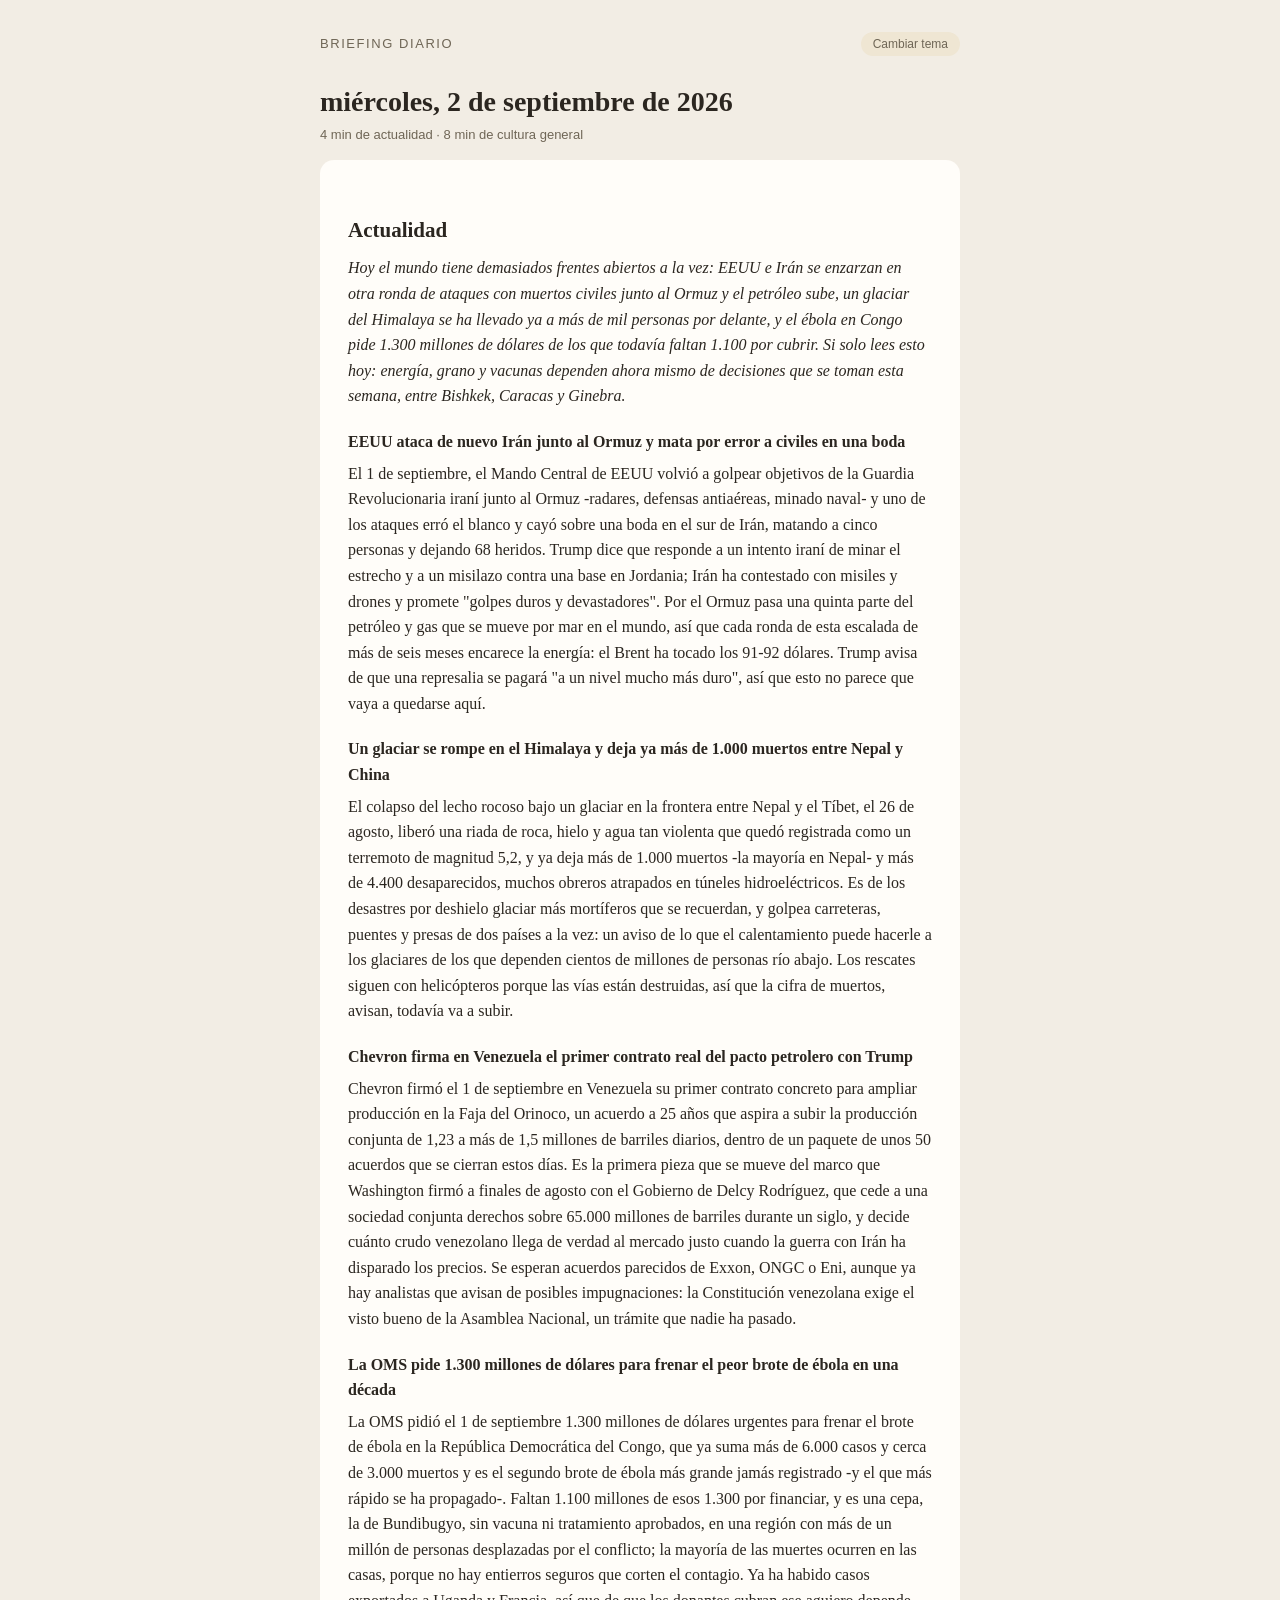
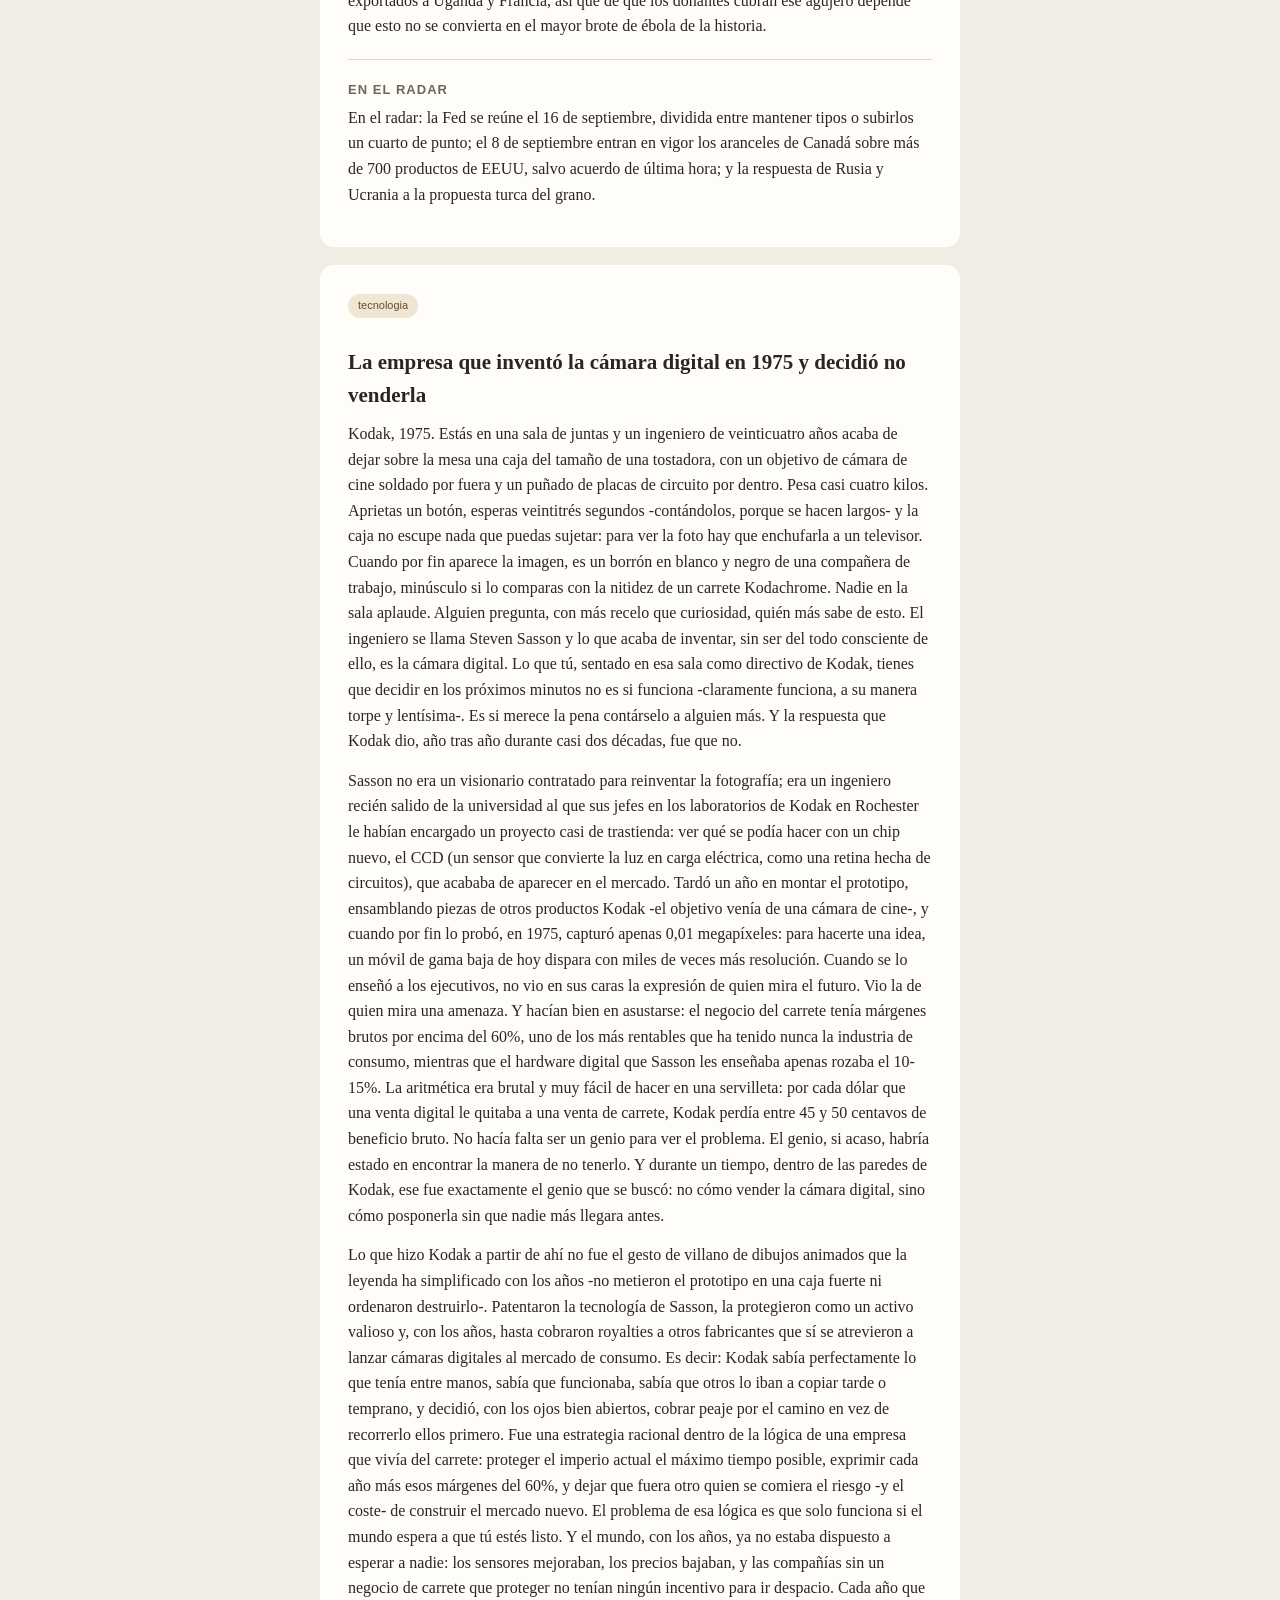
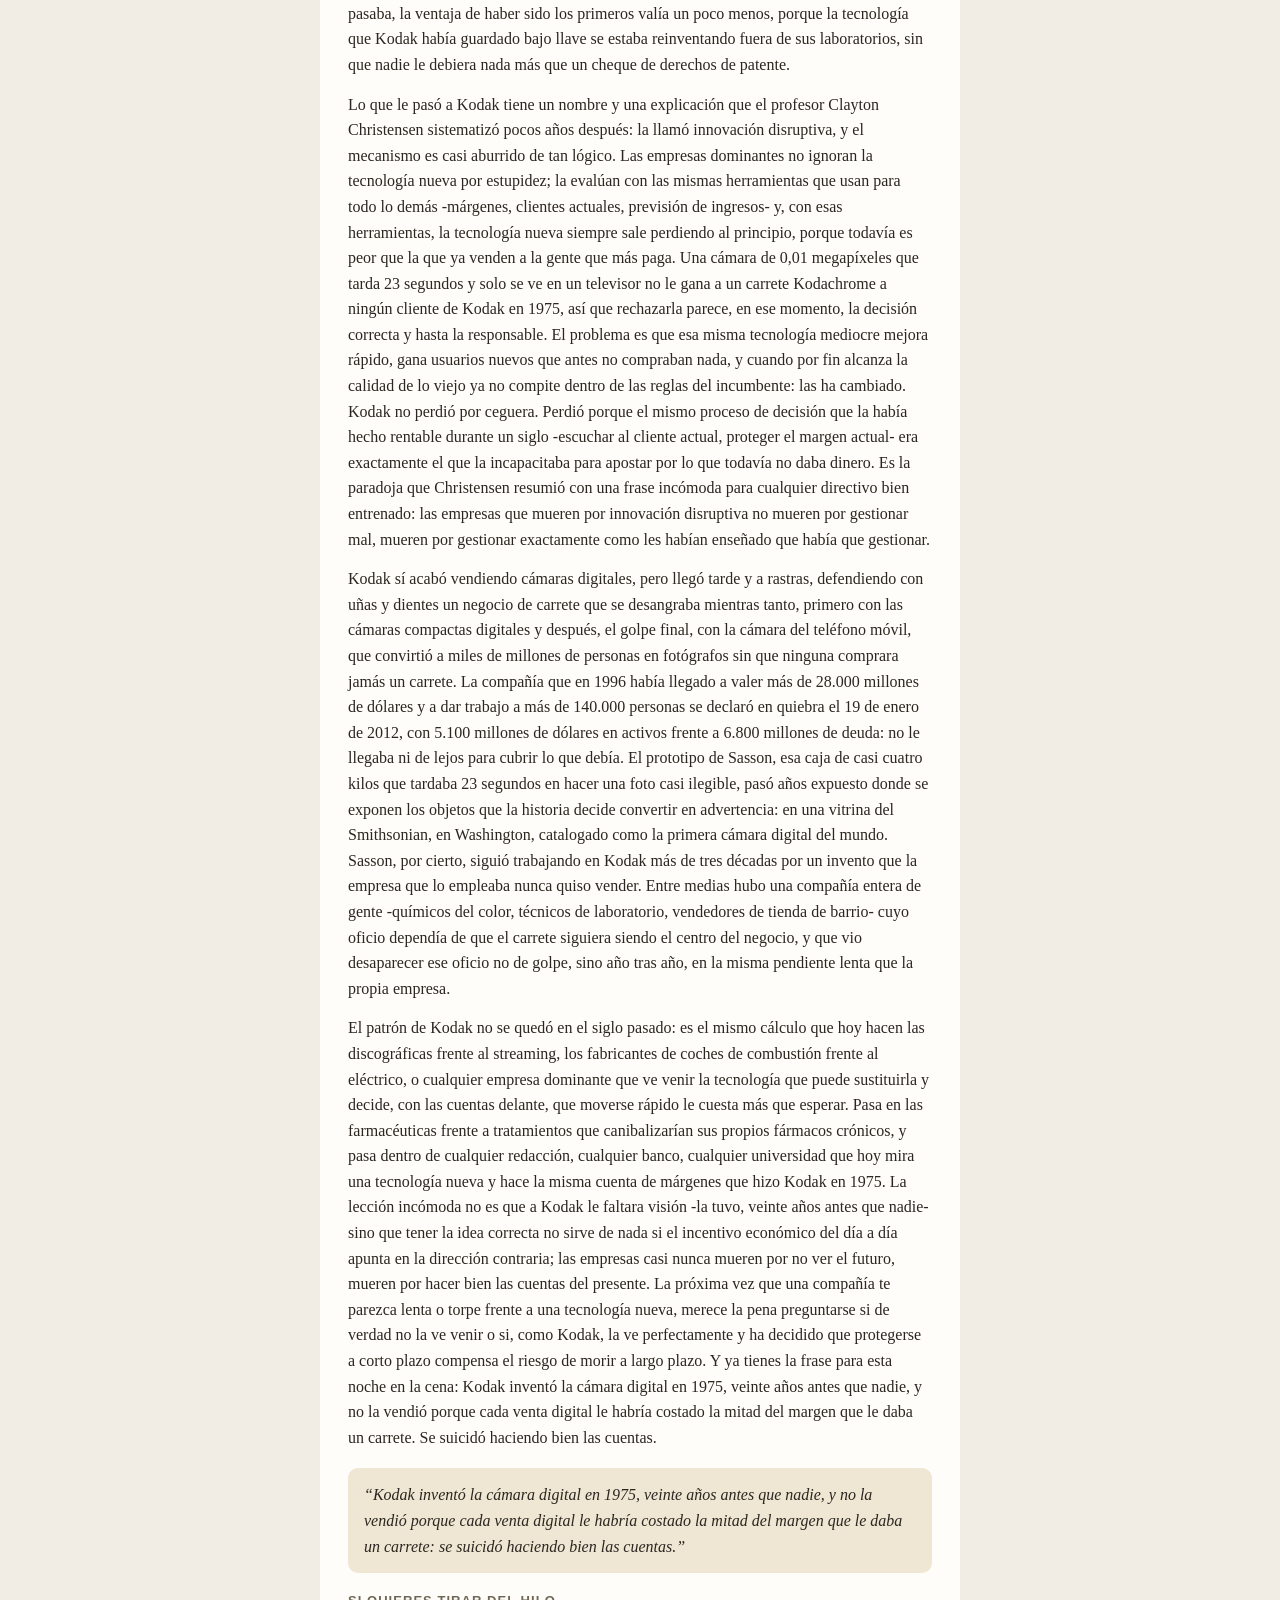
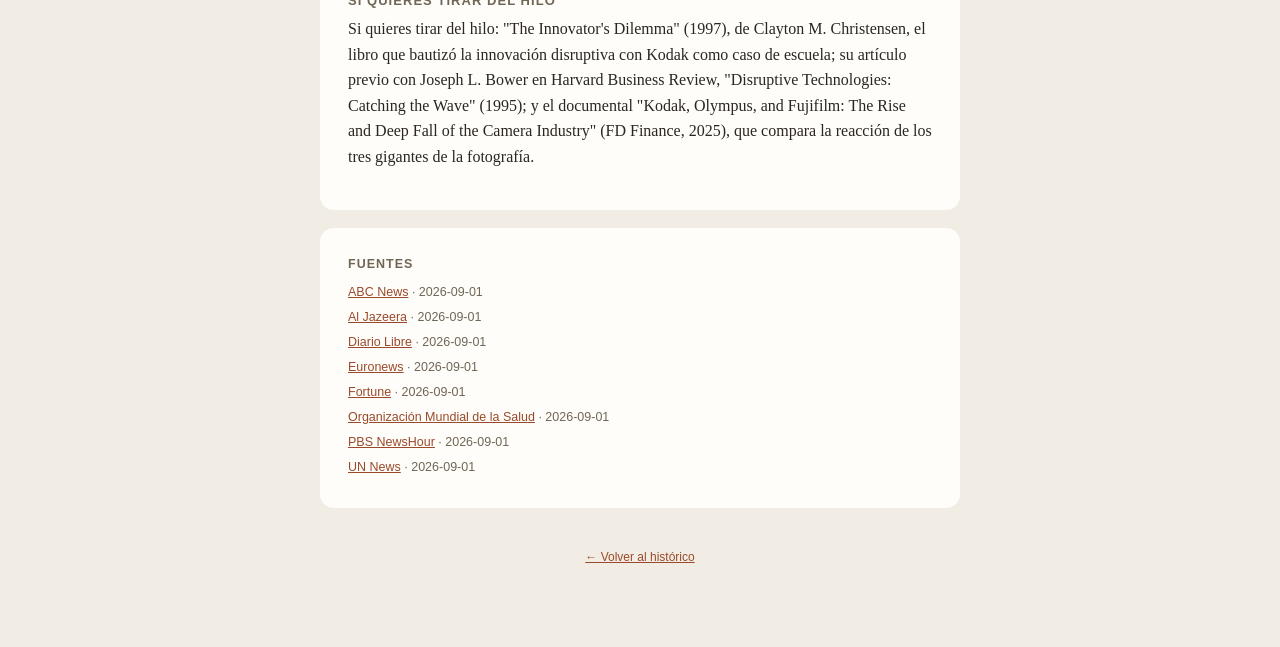
<file: docs/b/2026-09-02.html>
<!DOCTYPE html>
<html lang="es">
<head>
<meta charset="utf-8">
<meta name="viewport" content="width=device-width, initial-scale=1.0">
<title>miércoles, 2 de septiembre de 2026 — Briefing diario</title>
<meta name="description" content="La empresa que inventó la cámara digital en 1975 y decidió no venderla — miércoles, 2 de septiembre de 2026">
<link rel="stylesheet" href="../assets/styles.css">
</head>
<body>
<div class="wrap">
  <header class="site">
    <a class="brand" href="../index.html">Briefing diario</a>
    <button class="theme-toggle" id="theme-toggle" type="button">Cambiar tema</button>
  </header>

  <h1>miércoles, 2 de septiembre de 2026</h1>
  <p class="meta">4 min de actualidad · 8 min de cultura general</p>

  <div class="card">
    <h2>Actualidad</h2>
    <p style="font-style: italic;">Hoy el mundo tiene demasiados frentes abiertos a la vez: EEUU e Irán se enzarzan en otra ronda de ataques con muertos civiles junto al Ormuz y el petróleo sube, un glaciar del Himalaya se ha llevado ya a más de mil personas por delante, y el ébola en Congo pide 1.300 millones de dólares de los que todavía faltan 1.100 por cubrir. Si solo lees esto hoy: energía, grano y vacunas dependen ahora mismo de decisiones que se toman esta semana, entre Bishkek, Caracas y Ginebra.</p>
    <h3>EEUU ataca de nuevo Irán junto al Ormuz y mata por error a civiles en una boda</h3>
    <p>El 1 de septiembre, el Mando Central de EEUU volvió a golpear objetivos de la Guardia Revolucionaria iraní junto al Ormuz -radares, defensas antiaéreas, minado naval- y uno de los ataques erró el blanco y cayó sobre una boda en el sur de Irán, matando a cinco personas y dejando 68 heridos. Trump dice que responde a un intento iraní de minar el estrecho y a un misilazo contra una base en Jordania; Irán ha contestado con misiles y drones y promete &#34;golpes duros y devastadores&#34;. Por el Ormuz pasa una quinta parte del petróleo y gas que se mueve por mar en el mundo, así que cada ronda de esta escalada de más de seis meses encarece la energía: el Brent ha tocado los 91-92 dólares. Trump avisa de que una represalia se pagará &#34;a un nivel mucho más duro&#34;, así que esto no parece que vaya a quedarse aquí.</p>
    <h3>Un glaciar se rompe en el Himalaya y deja ya más de 1.000 muertos entre Nepal y China</h3>
    <p>El colapso del lecho rocoso bajo un glaciar en la frontera entre Nepal y el Tíbet, el 26 de agosto, liberó una riada de roca, hielo y agua tan violenta que quedó registrada como un terremoto de magnitud 5,2, y ya deja más de 1.000 muertos -la mayoría en Nepal- y más de 4.400 desaparecidos, muchos obreros atrapados en túneles hidroeléctricos. Es de los desastres por deshielo glaciar más mortíferos que se recuerdan, y golpea carreteras, puentes y presas de dos países a la vez: un aviso de lo que el calentamiento puede hacerle a los glaciares de los que dependen cientos de millones de personas río abajo. Los rescates siguen con helicópteros porque las vías están destruidas, así que la cifra de muertos, avisan, todavía va a subir.</p>
    <h3>Chevron firma en Venezuela el primer contrato real del pacto petrolero con Trump</h3>
    <p>Chevron firmó el 1 de septiembre en Venezuela su primer contrato concreto para ampliar producción en la Faja del Orinoco, un acuerdo a 25 años que aspira a subir la producción conjunta de 1,23 a más de 1,5 millones de barriles diarios, dentro de un paquete de unos 50 acuerdos que se cierran estos días. Es la primera pieza que se mueve del marco que Washington firmó a finales de agosto con el Gobierno de Delcy Rodríguez, que cede a una sociedad conjunta derechos sobre 65.000 millones de barriles durante un siglo, y decide cuánto crudo venezolano llega de verdad al mercado justo cuando la guerra con Irán ha disparado los precios. Se esperan acuerdos parecidos de Exxon, ONGC o Eni, aunque ya hay analistas que avisan de posibles impugnaciones: la Constitución venezolana exige el visto bueno de la Asamblea Nacional, un trámite que nadie ha pasado.</p>
    <h3>La OMS pide 1.300 millones de dólares para frenar el peor brote de ébola en una década</h3>
    <p>La OMS pidió el 1 de septiembre 1.300 millones de dólares urgentes para frenar el brote de ébola en la República Democrática del Congo, que ya suma más de 6.000 casos y cerca de 3.000 muertos y es el segundo brote de ébola más grande jamás registrado -y el que más rápido se ha propagado-. Faltan 1.100 millones de esos 1.300 por financiar, y es una cepa, la de Bundibugyo, sin vacuna ni tratamiento aprobados, en una región con más de un millón de personas desplazadas por el conflicto; la mayoría de las muertes ocurren en las casas, porque no hay entierros seguros que corten el contagio. Ya ha habido casos exportados a Uganda y Francia, así que de que los donantes cubran ese agujero depende que esto no se convierta en el mayor brote de ébola de la historia.</p>
    <hr class="rule">
    <p class="meta" style="text-transform: uppercase; letter-spacing: 0.08em; font-weight: 700; margin-bottom: 4px;">En el radar</p>
    <p>En el radar: la Fed se reúne el 16 de septiembre, dividida entre mantener tipos o subirlos un cuarto de punto; el 8 de septiembre entran en vigor los aranceles de Canadá sobre más de 700 productos de EEUU, salvo acuerdo de última hora; y la respuesta de Rusia y Ucrania a la propuesta turca del grano.</p>
  </div>

  <div class="card">
    <span class="badge">tecnologia</span>
    <h2>La empresa que inventó la cámara digital en 1975 y decidió no venderla</h2>
    <p>Kodak, 1975. Estás en una sala de juntas y un ingeniero de veinticuatro años acaba de dejar sobre la mesa una caja del tamaño de una tostadora, con un objetivo de cámara de cine soldado por fuera y un puñado de placas de circuito por dentro. Pesa casi cuatro kilos. Aprietas un botón, esperas veintitrés segundos -contándolos, porque se hacen largos- y la caja no escupe nada que puedas sujetar: para ver la foto hay que enchufarla a un televisor. Cuando por fin aparece la imagen, es un borrón en blanco y negro de una compañera de trabajo, minúsculo si lo comparas con la nitidez de un carrete Kodachrome. Nadie en la sala aplaude. Alguien pregunta, con más recelo que curiosidad, quién más sabe de esto. El ingeniero se llama Steven Sasson y lo que acaba de inventar, sin ser del todo consciente de ello, es la cámara digital. Lo que tú, sentado en esa sala como directivo de Kodak, tienes que decidir en los próximos minutos no es si funciona -claramente funciona, a su manera torpe y lentísima-. Es si merece la pena contárselo a alguien más. Y la respuesta que Kodak dio, año tras año durante casi dos décadas, fue que no.</p>
    <p>Sasson no era un visionario contratado para reinventar la fotografía; era un ingeniero recién salido de la universidad al que sus jefes en los laboratorios de Kodak en Rochester le habían encargado un proyecto casi de trastienda: ver qué se podía hacer con un chip nuevo, el CCD (un sensor que convierte la luz en carga eléctrica, como una retina hecha de circuitos), que acababa de aparecer en el mercado. Tardó un año en montar el prototipo, ensamblando piezas de otros productos Kodak -el objetivo venía de una cámara de cine-, y cuando por fin lo probó, en 1975, capturó apenas 0,01 megapíxeles: para hacerte una idea, un móvil de gama baja de hoy dispara con miles de veces más resolución. Cuando se lo enseñó a los ejecutivos, no vio en sus caras la expresión de quien mira el futuro. Vio la de quien mira una amenaza. Y hacían bien en asustarse: el negocio del carrete tenía márgenes brutos por encima del 60%, uno de los más rentables que ha tenido nunca la industria de consumo, mientras que el hardware digital que Sasson les enseñaba apenas rozaba el 10-15%. La aritmética era brutal y muy fácil de hacer en una servilleta: por cada dólar que una venta digital le quitaba a una venta de carrete, Kodak perdía entre 45 y 50 centavos de beneficio bruto. No hacía falta ser un genio para ver el problema. El genio, si acaso, habría estado en encontrar la manera de no tenerlo. Y durante un tiempo, dentro de las paredes de Kodak, ese fue exactamente el genio que se buscó: no cómo vender la cámara digital, sino cómo posponerla sin que nadie más llegara antes.</p>
    <p>Lo que hizo Kodak a partir de ahí no fue el gesto de villano de dibujos animados que la leyenda ha simplificado con los años -no metieron el prototipo en una caja fuerte ni ordenaron destruirlo-. Patentaron la tecnología de Sasson, la protegieron como un activo valioso y, con los años, hasta cobraron royalties a otros fabricantes que sí se atrevieron a lanzar cámaras digitales al mercado de consumo. Es decir: Kodak sabía perfectamente lo que tenía entre manos, sabía que funcionaba, sabía que otros lo iban a copiar tarde o temprano, y decidió, con los ojos bien abiertos, cobrar peaje por el camino en vez de recorrerlo ellos primero. Fue una estrategia racional dentro de la lógica de una empresa que vivía del carrete: proteger el imperio actual el máximo tiempo posible, exprimir cada año más esos márgenes del 60%, y dejar que fuera otro quien se comiera el riesgo -y el coste- de construir el mercado nuevo. El problema de esa lógica es que solo funciona si el mundo espera a que tú estés listo. Y el mundo, con los años, ya no estaba dispuesto a esperar a nadie: los sensores mejoraban, los precios bajaban, y las compañías sin un negocio de carrete que proteger no tenían ningún incentivo para ir despacio. Cada año que pasaba, la ventaja de haber sido los primeros valía un poco menos, porque la tecnología que Kodak había guardado bajo llave se estaba reinventando fuera de sus laboratorios, sin que nadie le debiera nada más que un cheque de derechos de patente.</p>
    <p>Lo que le pasó a Kodak tiene un nombre y una explicación que el profesor Clayton Christensen sistematizó pocos años después: la llamó innovación disruptiva, y el mecanismo es casi aburrido de tan lógico. Las empresas dominantes no ignoran la tecnología nueva por estupidez; la evalúan con las mismas herramientas que usan para todo lo demás -márgenes, clientes actuales, previsión de ingresos- y, con esas herramientas, la tecnología nueva siempre sale perdiendo al principio, porque todavía es peor que la que ya venden a la gente que más paga. Una cámara de 0,01 megapíxeles que tarda 23 segundos y solo se ve en un televisor no le gana a un carrete Kodachrome a ningún cliente de Kodak en 1975, así que rechazarla parece, en ese momento, la decisión correcta y hasta la responsable. El problema es que esa misma tecnología mediocre mejora rápido, gana usuarios nuevos que antes no compraban nada, y cuando por fin alcanza la calidad de lo viejo ya no compite dentro de las reglas del incumbente: las ha cambiado. Kodak no perdió por ceguera. Perdió porque el mismo proceso de decisión que la había hecho rentable durante un siglo -escuchar al cliente actual, proteger el margen actual- era exactamente el que la incapacitaba para apostar por lo que todavía no daba dinero. Es la paradoja que Christensen resumió con una frase incómoda para cualquier directivo bien entrenado: las empresas que mueren por innovación disruptiva no mueren por gestionar mal, mueren por gestionar exactamente como les habían enseñado que había que gestionar.</p>
    <p>Kodak sí acabó vendiendo cámaras digitales, pero llegó tarde y a rastras, defendiendo con uñas y dientes un negocio de carrete que se desangraba mientras tanto, primero con las cámaras compactas digitales y después, el golpe final, con la cámara del teléfono móvil, que convirtió a miles de millones de personas en fotógrafos sin que ninguna comprara jamás un carrete. La compañía que en 1996 había llegado a valer más de 28.000 millones de dólares y a dar trabajo a más de 140.000 personas se declaró en quiebra el 19 de enero de 2012, con 5.100 millones de dólares en activos frente a 6.800 millones de deuda: no le llegaba ni de lejos para cubrir lo que debía. El prototipo de Sasson, esa caja de casi cuatro kilos que tardaba 23 segundos en hacer una foto casi ilegible, pasó años expuesto donde se exponen los objetos que la historia decide convertir en advertencia: en una vitrina del Smithsonian, en Washington, catalogado como la primera cámara digital del mundo. Sasson, por cierto, siguió trabajando en Kodak más de tres décadas por un invento que la empresa que lo empleaba nunca quiso vender. Entre medias hubo una compañía entera de gente -químicos del color, técnicos de laboratorio, vendedores de tienda de barrio- cuyo oficio dependía de que el carrete siguiera siendo el centro del negocio, y que vio desaparecer ese oficio no de golpe, sino año tras año, en la misma pendiente lenta que la propia empresa.</p>
    <p>El patrón de Kodak no se quedó en el siglo pasado: es el mismo cálculo que hoy hacen las discográficas frente al streaming, los fabricantes de coches de combustión frente al eléctrico, o cualquier empresa dominante que ve venir la tecnología que puede sustituirla y decide, con las cuentas delante, que moverse rápido le cuesta más que esperar. Pasa en las farmacéuticas frente a tratamientos que canibalizarían sus propios fármacos crónicos, y pasa dentro de cualquier redacción, cualquier banco, cualquier universidad que hoy mira una tecnología nueva y hace la misma cuenta de márgenes que hizo Kodak en 1975. La lección incómoda no es que a Kodak le faltara visión -la tuvo, veinte años antes que nadie- sino que tener la idea correcta no sirve de nada si el incentivo económico del día a día apunta en la dirección contraria; las empresas casi nunca mueren por no ver el futuro, mueren por hacer bien las cuentas del presente. La próxima vez que una compañía te parezca lenta o torpe frente a una tecnología nueva, merece la pena preguntarse si de verdad no la ve venir o si, como Kodak, la ve perfectamente y ha decidido que protegerse a corto plazo compensa el riesgo de morir a largo plazo. Y ya tienes la frase para esta noche en la cena: Kodak inventó la cámara digital en 1975, veinte años antes que nadie, y no la vendió porque cada venta digital le habría costado la mitad del margen que le daba un carrete. Se suicidó haciendo bien las cuentas.</p>
    <div class="pull">&ldquo;Kodak inventó la cámara digital en 1975, veinte años antes que nadie, y no la vendió porque cada venta digital le habría costado la mitad del margen que le daba un carrete: se suicidó haciendo bien las cuentas.&rdquo;</div>
    <p class="meta" style="text-transform: uppercase; letter-spacing: 0.08em; font-weight: 700; margin-bottom: 4px;">Si quieres tirar del hilo</p>
    <p>Si quieres tirar del hilo: &#34;The Innovator&#39;s Dilemma&#34; (1997), de Clayton M. Christensen, el libro que bautizó la innovación disruptiva con Kodak como caso de escuela; su artículo previo con Joseph L. Bower en Harvard Business Review, &#34;Disruptive Technologies: Catching the Wave&#34; (1995); y el documental &#34;Kodak, Olympus, and Fujifilm: The Rise and Deep Fall of the Camera Industry&#34; (FD Finance, 2025), que compara la reacción de los tres gigantes de la fotografía.</p>
  </div>

  <div class="card fuentes">
    <p class="meta" style="text-transform: uppercase; letter-spacing: 0.08em; font-weight: 700; margin-bottom: 8px;">Fuentes</p>
    <p><a href="https://abcnews.com/International/live-updates/iran-live-updates-centcom-targeted-iranian-forces-posed/?id=136080582">ABC News</a> · 2026-09-01</p>
    <p><a href="https://www.aljazeera.com/news/2026/9/1/death-toll-from-devastating-floods-in-china-and-nepal-surpasses-1000">Al Jazeera</a> · 2026-09-01</p>
    <p><a href="https://www.diariolibre.com/mundo/america-latina/2026/09/01/chris-wright-y-chevron-firman-contrato-en-venezuela/3646330">Diario Libre</a> · 2026-09-01</p>
    <p><a href="https://www.euronews.com/2026/09/01/death-toll-passes-1000-from-catastrophic-flooding-in-nepal-and-china-officials-say">Euronews</a> · 2026-09-01</p>
    <p><a href="https://fortune.com/2026/09/01/chevron-venezuela-oil-trump-65-billion-barrels/">Fortune</a> · 2026-09-01</p>
    <p><a href="https://www.who.int/news-room/speeches/item/who-director-general-s-opening-remarks-at-the-high-level-member-states-briefing-on-the-ebola-response-in-the-democratic-republic-of-the-congo--1-september-2026">Organización Mundial de la Salud</a> · 2026-09-01</p>
    <p><a href="https://www.pbs.org/newshour/world/u-s-military-says-its-hitting-new-targets-in-iran-again">PBS NewsHour</a> · 2026-09-01</p>
    <p><a href="https://news.un.org/en/story/2026/09/1168246">UN News</a> · 2026-09-01</p>
  </div>

  <footer class="site">
    <a href="../index.html">&larr; Volver al histórico</a>
  </footer>
</div>
<script src="../assets/theme.js"></script>
</body>
</html>
</file>
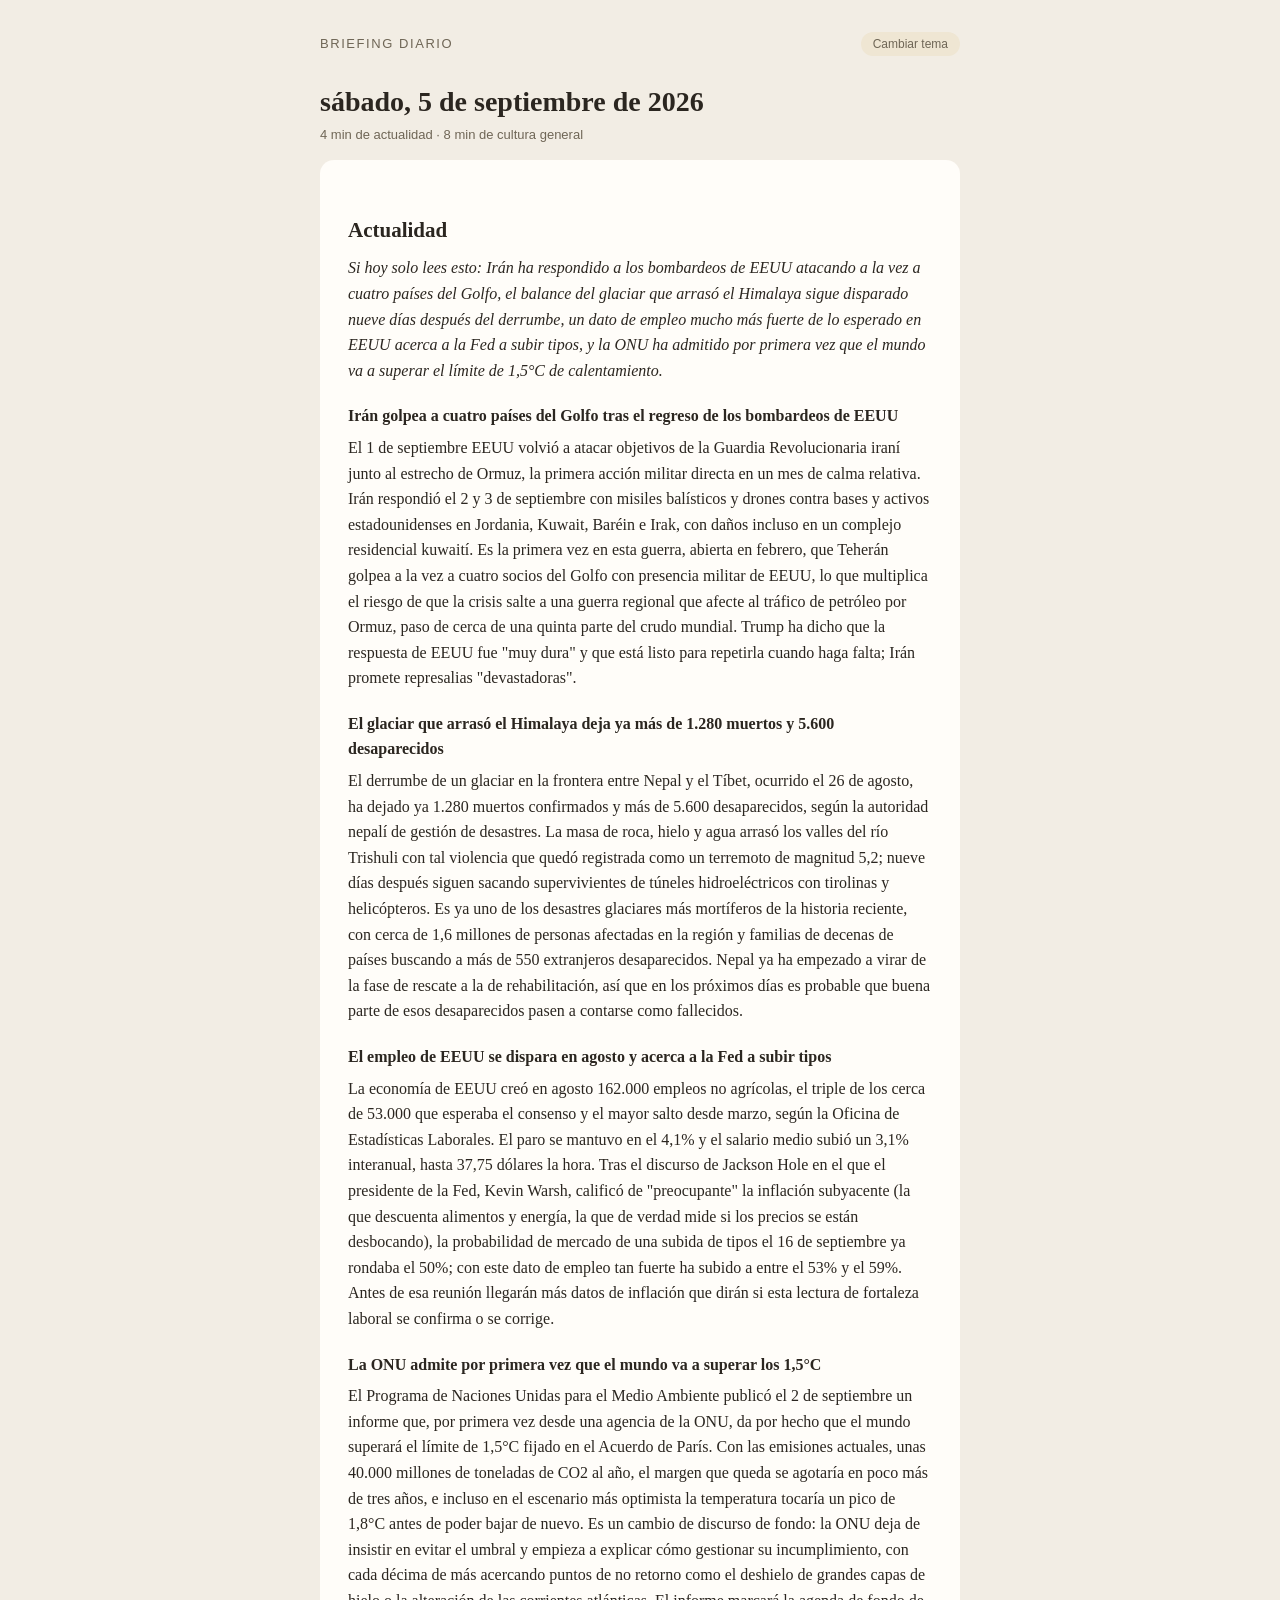
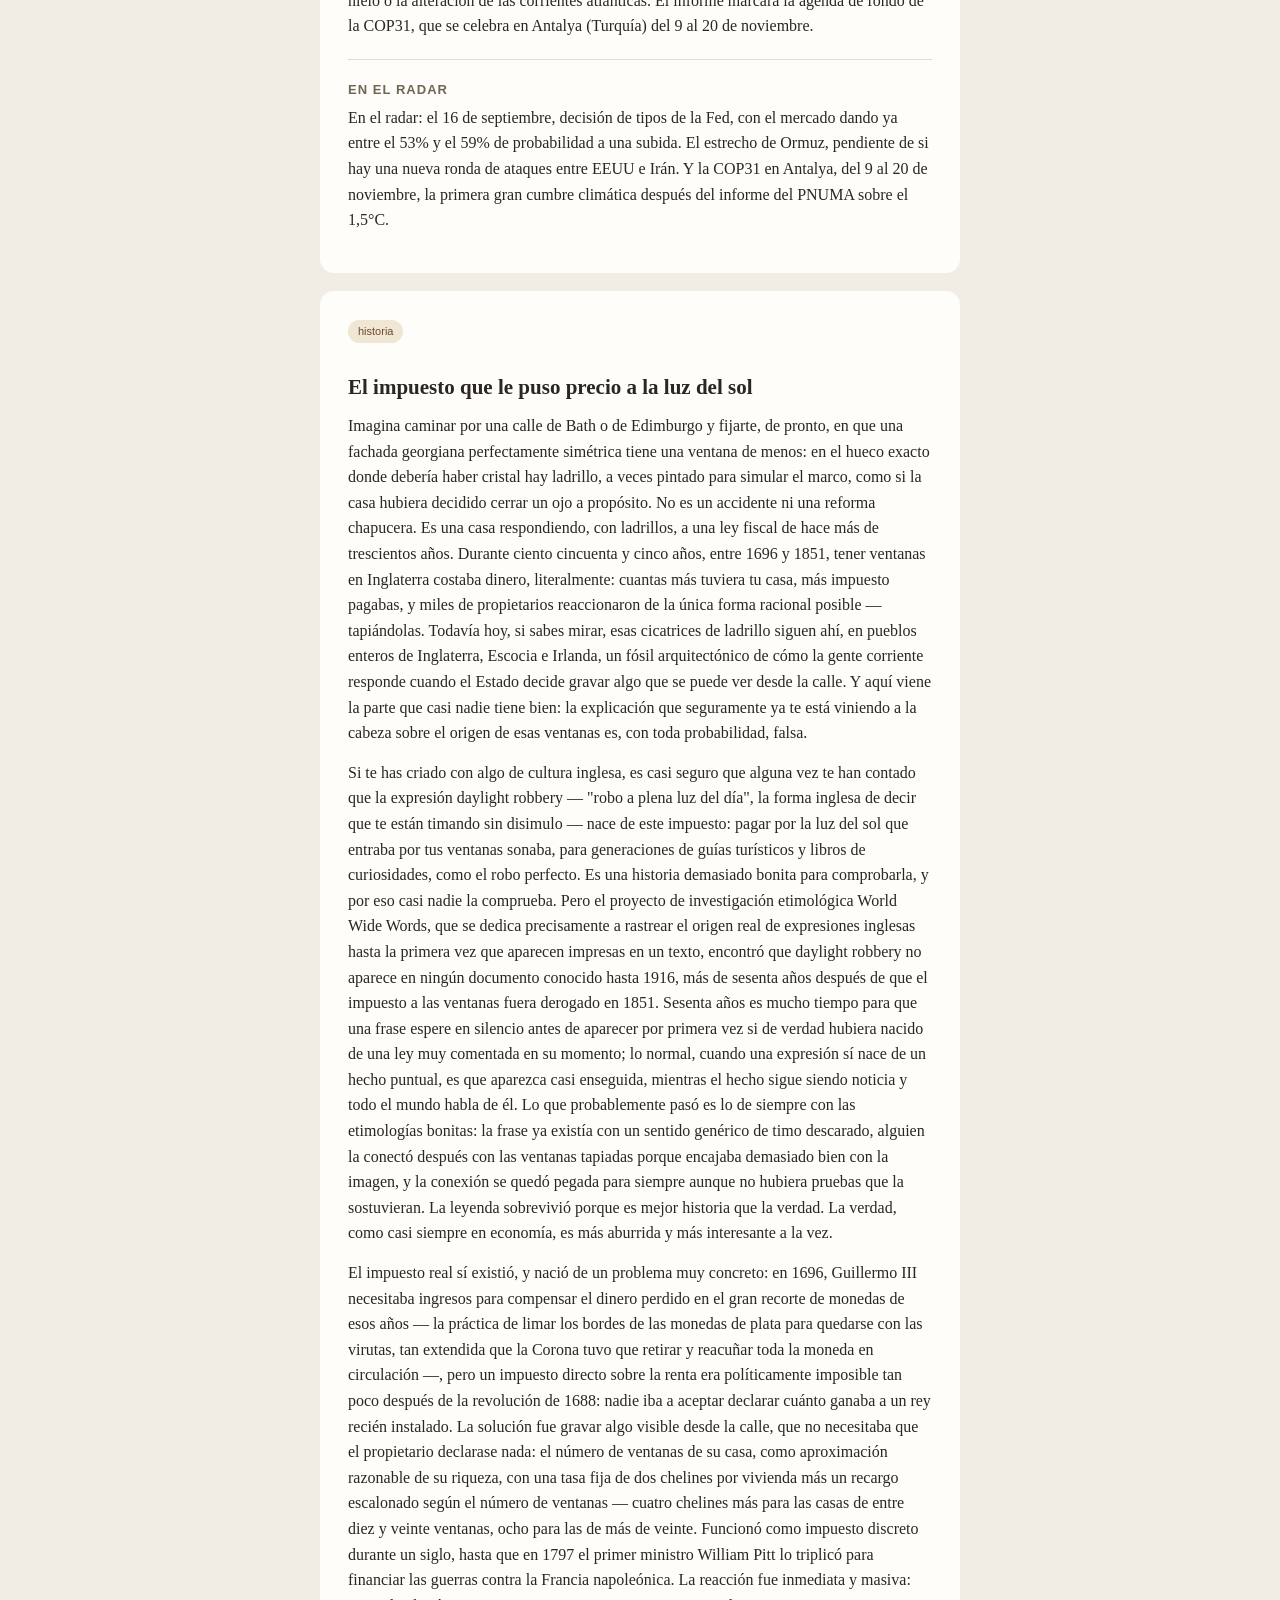
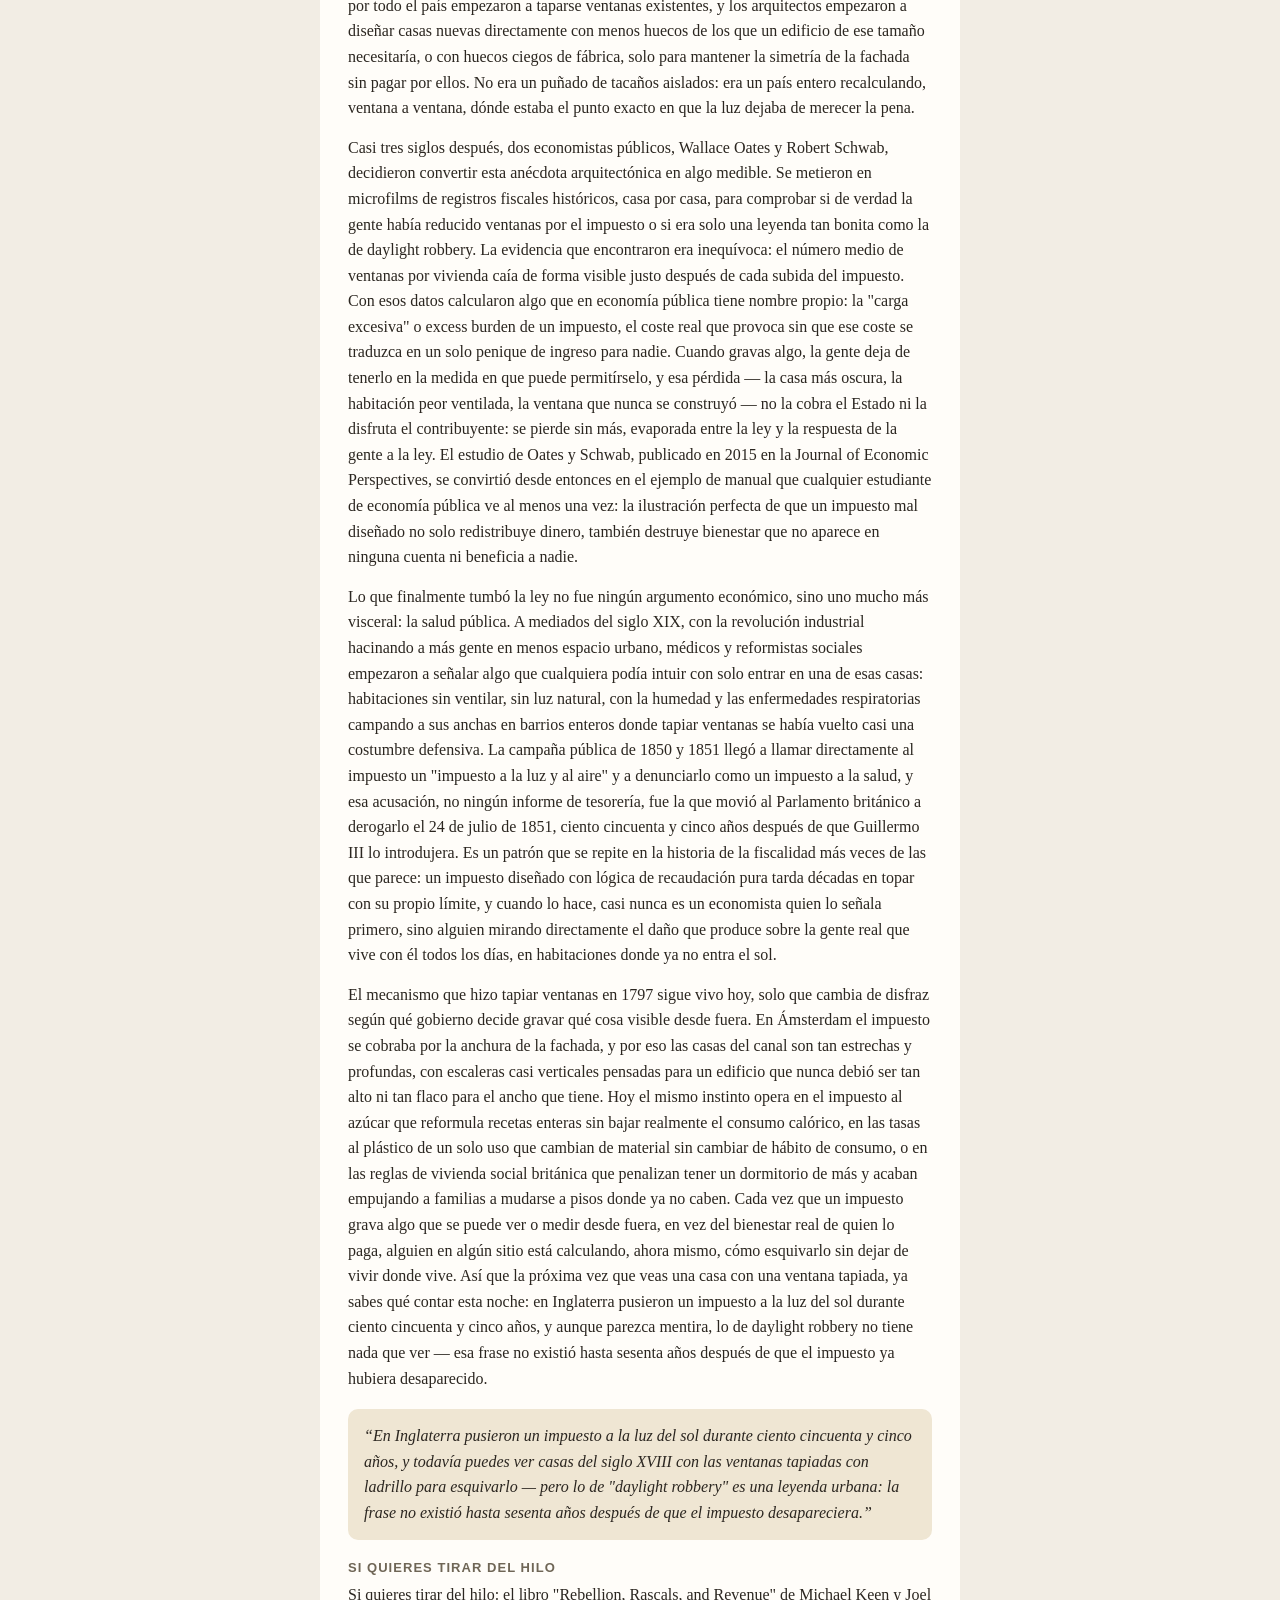
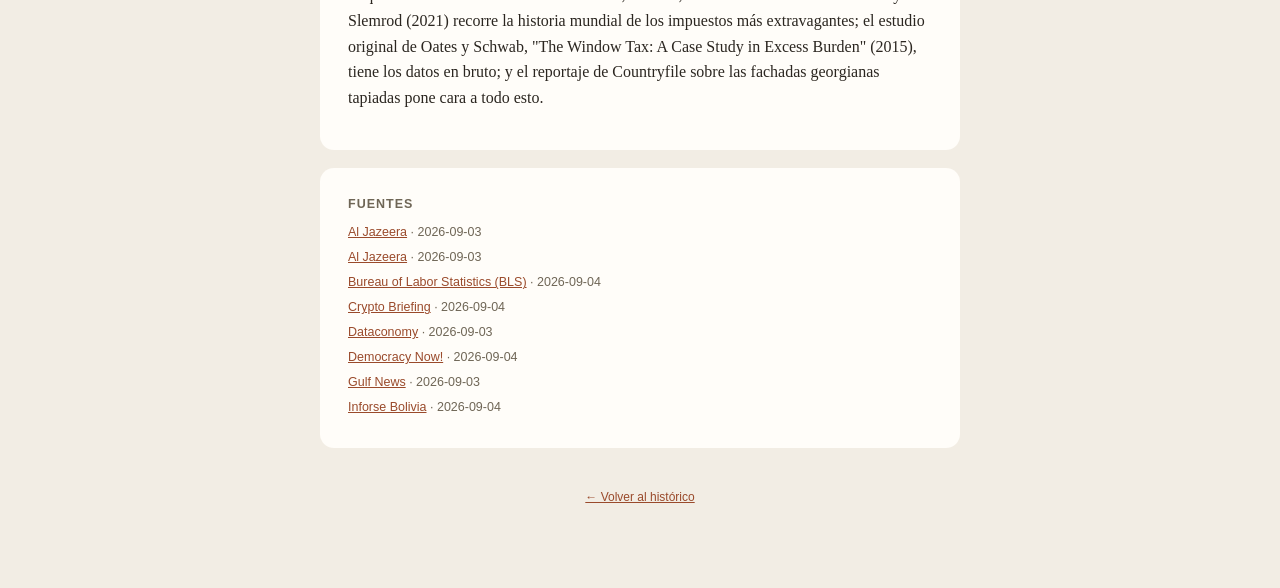
<file: docs/b/2026-09-05.html>
<!DOCTYPE html>
<html lang="es">
<head>
<meta charset="utf-8">
<meta name="viewport" content="width=device-width, initial-scale=1.0">
<title>sábado, 5 de septiembre de 2026 — Briefing diario</title>
<meta name="description" content="El impuesto que le puso precio a la luz del sol — sábado, 5 de septiembre de 2026">
<link rel="stylesheet" href="../assets/styles.css">
</head>
<body>
<div class="wrap">
  <header class="site">
    <a class="brand" href="../index.html">Briefing diario</a>
    <button class="theme-toggle" id="theme-toggle" type="button">Cambiar tema</button>
  </header>

  <h1>sábado, 5 de septiembre de 2026</h1>
  <p class="meta">4 min de actualidad · 8 min de cultura general</p>

  <div class="card">
    <h2>Actualidad</h2>
    <p style="font-style: italic;">Si hoy solo lees esto: Irán ha respondido a los bombardeos de EEUU atacando a la vez a cuatro países del Golfo, el balance del glaciar que arrasó el Himalaya sigue disparado nueve días después del derrumbe, un dato de empleo mucho más fuerte de lo esperado en EEUU acerca a la Fed a subir tipos, y la ONU ha admitido por primera vez que el mundo va a superar el límite de 1,5°C de calentamiento.</p>
    <h3>Irán golpea a cuatro países del Golfo tras el regreso de los bombardeos de EEUU</h3>
    <p>El 1 de septiembre EEUU volvió a atacar objetivos de la Guardia Revolucionaria iraní junto al estrecho de Ormuz, la primera acción militar directa en un mes de calma relativa. Irán respondió el 2 y 3 de septiembre con misiles balísticos y drones contra bases y activos estadounidenses en Jordania, Kuwait, Baréin e Irak, con daños incluso en un complejo residencial kuwaití. Es la primera vez en esta guerra, abierta en febrero, que Teherán golpea a la vez a cuatro socios del Golfo con presencia militar de EEUU, lo que multiplica el riesgo de que la crisis salte a una guerra regional que afecte al tráfico de petróleo por Ormuz, paso de cerca de una quinta parte del crudo mundial. Trump ha dicho que la respuesta de EEUU fue &#34;muy dura&#34; y que está listo para repetirla cuando haga falta; Irán promete represalias &#34;devastadoras&#34;.</p>
    <h3>El glaciar que arrasó el Himalaya deja ya más de 1.280 muertos y 5.600 desaparecidos</h3>
    <p>El derrumbe de un glaciar en la frontera entre Nepal y el Tíbet, ocurrido el 26 de agosto, ha dejado ya 1.280 muertos confirmados y más de 5.600 desaparecidos, según la autoridad nepalí de gestión de desastres. La masa de roca, hielo y agua arrasó los valles del río Trishuli con tal violencia que quedó registrada como un terremoto de magnitud 5,2; nueve días después siguen sacando supervivientes de túneles hidroeléctricos con tirolinas y helicópteros. Es ya uno de los desastres glaciares más mortíferos de la historia reciente, con cerca de 1,6 millones de personas afectadas en la región y familias de decenas de países buscando a más de 550 extranjeros desaparecidos. Nepal ya ha empezado a virar de la fase de rescate a la de rehabilitación, así que en los próximos días es probable que buena parte de esos desaparecidos pasen a contarse como fallecidos.</p>
    <h3>El empleo de EEUU se dispara en agosto y acerca a la Fed a subir tipos</h3>
    <p>La economía de EEUU creó en agosto 162.000 empleos no agrícolas, el triple de los cerca de 53.000 que esperaba el consenso y el mayor salto desde marzo, según la Oficina de Estadísticas Laborales. El paro se mantuvo en el 4,1% y el salario medio subió un 3,1% interanual, hasta 37,75 dólares la hora. Tras el discurso de Jackson Hole en el que el presidente de la Fed, Kevin Warsh, calificó de &#34;preocupante&#34; la inflación subyacente (la que descuenta alimentos y energía, la que de verdad mide si los precios se están desbocando), la probabilidad de mercado de una subida de tipos el 16 de septiembre ya rondaba el 50%; con este dato de empleo tan fuerte ha subido a entre el 53% y el 59%. Antes de esa reunión llegarán más datos de inflación que dirán si esta lectura de fortaleza laboral se confirma o se corrige.</p>
    <h3>La ONU admite por primera vez que el mundo va a superar los 1,5°C</h3>
    <p>El Programa de Naciones Unidas para el Medio Ambiente publicó el 2 de septiembre un informe que, por primera vez desde una agencia de la ONU, da por hecho que el mundo superará el límite de 1,5°C fijado en el Acuerdo de París. Con las emisiones actuales, unas 40.000 millones de toneladas de CO2 al año, el margen que queda se agotaría en poco más de tres años, e incluso en el escenario más optimista la temperatura tocaría un pico de 1,8°C antes de poder bajar de nuevo. Es un cambio de discurso de fondo: la ONU deja de insistir en evitar el umbral y empieza a explicar cómo gestionar su incumplimiento, con cada décima de más acercando puntos de no retorno como el deshielo de grandes capas de hielo o la alteración de las corrientes atlánticas. El informe marcará la agenda de fondo de la COP31, que se celebra en Antalya (Turquía) del 9 al 20 de noviembre.</p>
    <hr class="rule">
    <p class="meta" style="text-transform: uppercase; letter-spacing: 0.08em; font-weight: 700; margin-bottom: 4px;">En el radar</p>
    <p>En el radar: el 16 de septiembre, decisión de tipos de la Fed, con el mercado dando ya entre el 53% y el 59% de probabilidad a una subida. El estrecho de Ormuz, pendiente de si hay una nueva ronda de ataques entre EEUU e Irán. Y la COP31 en Antalya, del 9 al 20 de noviembre, la primera gran cumbre climática después del informe del PNUMA sobre el 1,5°C.</p>
  </div>

  <div class="card">
    <span class="badge">historia</span>
    <h2>El impuesto que le puso precio a la luz del sol</h2>
    <p>Imagina caminar por una calle de Bath o de Edimburgo y fijarte, de pronto, en que una fachada georgiana perfectamente simétrica tiene una ventana de menos: en el hueco exacto donde debería haber cristal hay ladrillo, a veces pintado para simular el marco, como si la casa hubiera decidido cerrar un ojo a propósito. No es un accidente ni una reforma chapucera. Es una casa respondiendo, con ladrillos, a una ley fiscal de hace más de trescientos años. Durante ciento cincuenta y cinco años, entre 1696 y 1851, tener ventanas en Inglaterra costaba dinero, literalmente: cuantas más tuviera tu casa, más impuesto pagabas, y miles de propietarios reaccionaron de la única forma racional posible — tapiándolas. Todavía hoy, si sabes mirar, esas cicatrices de ladrillo siguen ahí, en pueblos enteros de Inglaterra, Escocia e Irlanda, un fósil arquitectónico de cómo la gente corriente responde cuando el Estado decide gravar algo que se puede ver desde la calle. Y aquí viene la parte que casi nadie tiene bien: la explicación que seguramente ya te está viniendo a la cabeza sobre el origen de esas ventanas es, con toda probabilidad, falsa.</p>
    <p>Si te has criado con algo de cultura inglesa, es casi seguro que alguna vez te han contado que la expresión daylight robbery — &#34;robo a plena luz del día&#34;, la forma inglesa de decir que te están timando sin disimulo — nace de este impuesto: pagar por la luz del sol que entraba por tus ventanas sonaba, para generaciones de guías turísticos y libros de curiosidades, como el robo perfecto. Es una historia demasiado bonita para comprobarla, y por eso casi nadie la comprueba. Pero el proyecto de investigación etimológica World Wide Words, que se dedica precisamente a rastrear el origen real de expresiones inglesas hasta la primera vez que aparecen impresas en un texto, encontró que daylight robbery no aparece en ningún documento conocido hasta 1916, más de sesenta años después de que el impuesto a las ventanas fuera derogado en 1851. Sesenta años es mucho tiempo para que una frase espere en silencio antes de aparecer por primera vez si de verdad hubiera nacido de una ley muy comentada en su momento; lo normal, cuando una expresión sí nace de un hecho puntual, es que aparezca casi enseguida, mientras el hecho sigue siendo noticia y todo el mundo habla de él. Lo que probablemente pasó es lo de siempre con las etimologías bonitas: la frase ya existía con un sentido genérico de timo descarado, alguien la conectó después con las ventanas tapiadas porque encajaba demasiado bien con la imagen, y la conexión se quedó pegada para siempre aunque no hubiera pruebas que la sostuvieran. La leyenda sobrevivió porque es mejor historia que la verdad. La verdad, como casi siempre en economía, es más aburrida y más interesante a la vez.</p>
    <p>El impuesto real sí existió, y nació de un problema muy concreto: en 1696, Guillermo III necesitaba ingresos para compensar el dinero perdido en el gran recorte de monedas de esos años — la práctica de limar los bordes de las monedas de plata para quedarse con las virutas, tan extendida que la Corona tuvo que retirar y reacuñar toda la moneda en circulación —, pero un impuesto directo sobre la renta era políticamente imposible tan poco después de la revolución de 1688: nadie iba a aceptar declarar cuánto ganaba a un rey recién instalado. La solución fue gravar algo visible desde la calle, que no necesitaba que el propietario declarase nada: el número de ventanas de su casa, como aproximación razonable de su riqueza, con una tasa fija de dos chelines por vivienda más un recargo escalonado según el número de ventanas — cuatro chelines más para las casas de entre diez y veinte ventanas, ocho para las de más de veinte. Funcionó como impuesto discreto durante un siglo, hasta que en 1797 el primer ministro William Pitt lo triplicó para financiar las guerras contra la Francia napoleónica. La reacción fue inmediata y masiva: por todo el país empezaron a taparse ventanas existentes, y los arquitectos empezaron a diseñar casas nuevas directamente con menos huecos de los que un edificio de ese tamaño necesitaría, o con huecos ciegos de fábrica, solo para mantener la simetría de la fachada sin pagar por ellos. No era un puñado de tacaños aislados: era un país entero recalculando, ventana a ventana, dónde estaba el punto exacto en que la luz dejaba de merecer la pena.</p>
    <p>Casi tres siglos después, dos economistas públicos, Wallace Oates y Robert Schwab, decidieron convertir esta anécdota arquitectónica en algo medible. Se metieron en microfilms de registros fiscales históricos, casa por casa, para comprobar si de verdad la gente había reducido ventanas por el impuesto o si era solo una leyenda tan bonita como la de daylight robbery. La evidencia que encontraron era inequívoca: el número medio de ventanas por vivienda caía de forma visible justo después de cada subida del impuesto. Con esos datos calcularon algo que en economía pública tiene nombre propio: la &#34;carga excesiva&#34; o excess burden de un impuesto, el coste real que provoca sin que ese coste se traduzca en un solo penique de ingreso para nadie. Cuando gravas algo, la gente deja de tenerlo en la medida en que puede permitírselo, y esa pérdida — la casa más oscura, la habitación peor ventilada, la ventana que nunca se construyó — no la cobra el Estado ni la disfruta el contribuyente: se pierde sin más, evaporada entre la ley y la respuesta de la gente a la ley. El estudio de Oates y Schwab, publicado en 2015 en la Journal of Economic Perspectives, se convirtió desde entonces en el ejemplo de manual que cualquier estudiante de economía pública ve al menos una vez: la ilustración perfecta de que un impuesto mal diseñado no solo redistribuye dinero, también destruye bienestar que no aparece en ninguna cuenta ni beneficia a nadie.</p>
    <p>Lo que finalmente tumbó la ley no fue ningún argumento económico, sino uno mucho más visceral: la salud pública. A mediados del siglo XIX, con la revolución industrial hacinando a más gente en menos espacio urbano, médicos y reformistas sociales empezaron a señalar algo que cualquiera podía intuir con solo entrar en una de esas casas: habitaciones sin ventilar, sin luz natural, con la humedad y las enfermedades respiratorias campando a sus anchas en barrios enteros donde tapiar ventanas se había vuelto casi una costumbre defensiva. La campaña pública de 1850 y 1851 llegó a llamar directamente al impuesto un &#34;impuesto a la luz y al aire&#34; y a denunciarlo como un impuesto a la salud, y esa acusación, no ningún informe de tesorería, fue la que movió al Parlamento británico a derogarlo el 24 de julio de 1851, ciento cincuenta y cinco años después de que Guillermo III lo introdujera. Es un patrón que se repite en la historia de la fiscalidad más veces de las que parece: un impuesto diseñado con lógica de recaudación pura tarda décadas en topar con su propio límite, y cuando lo hace, casi nunca es un economista quien lo señala primero, sino alguien mirando directamente el daño que produce sobre la gente real que vive con él todos los días, en habitaciones donde ya no entra el sol.</p>
    <p>El mecanismo que hizo tapiar ventanas en 1797 sigue vivo hoy, solo que cambia de disfraz según qué gobierno decide gravar qué cosa visible desde fuera. En Ámsterdam el impuesto se cobraba por la anchura de la fachada, y por eso las casas del canal son tan estrechas y profundas, con escaleras casi verticales pensadas para un edificio que nunca debió ser tan alto ni tan flaco para el ancho que tiene. Hoy el mismo instinto opera en el impuesto al azúcar que reformula recetas enteras sin bajar realmente el consumo calórico, en las tasas al plástico de un solo uso que cambian de material sin cambiar de hábito de consumo, o en las reglas de vivienda social británica que penalizan tener un dormitorio de más y acaban empujando a familias a mudarse a pisos donde ya no caben. Cada vez que un impuesto grava algo que se puede ver o medir desde fuera, en vez del bienestar real de quien lo paga, alguien en algún sitio está calculando, ahora mismo, cómo esquivarlo sin dejar de vivir donde vive. Así que la próxima vez que veas una casa con una ventana tapiada, ya sabes qué contar esta noche: en Inglaterra pusieron un impuesto a la luz del sol durante ciento cincuenta y cinco años, y aunque parezca mentira, lo de daylight robbery no tiene nada que ver — esa frase no existió hasta sesenta años después de que el impuesto ya hubiera desaparecido.</p>
    <div class="pull">&ldquo;En Inglaterra pusieron un impuesto a la luz del sol durante ciento cincuenta y cinco años, y todavía puedes ver casas del siglo XVIII con las ventanas tapiadas con ladrillo para esquivarlo — pero lo de &#34;daylight robbery&#34; es una leyenda urbana: la frase no existió hasta sesenta años después de que el impuesto desapareciera.&rdquo;</div>
    <p class="meta" style="text-transform: uppercase; letter-spacing: 0.08em; font-weight: 700; margin-bottom: 4px;">Si quieres tirar del hilo</p>
    <p>Si quieres tirar del hilo: el libro &#34;Rebellion, Rascals, and Revenue&#34; de Michael Keen y Joel Slemrod (2021) recorre la historia mundial de los impuestos más extravagantes; el estudio original de Oates y Schwab, &#34;The Window Tax: A Case Study in Excess Burden&#34; (2015), tiene los datos en bruto; y el reportaje de Countryfile sobre las fachadas georgianas tapiadas pone cara a todo esto.</p>
  </div>

  <div class="card fuentes">
    <p class="meta" style="text-transform: uppercase; letter-spacing: 0.08em; font-weight: 700; margin-bottom: 8px;">Fuentes</p>
    <p><a href="https://www.aljazeera.com/news/liveblog/2026/9/3/iran-war-live-trump-says-renewed-us-iran-clashes-will-not-last-too">Al Jazeera</a> · 2026-09-03</p>
    <p><a href="https://www.aljazeera.com/news/2026/9/3/rescue-efforts-continue-as-nepal-china-flood-death-toll-surpasses-1270">Al Jazeera</a> · 2026-09-03</p>
    <p><a href="https://www.bls.gov/news.release/empsit.nr0.htm">Bureau of Labor Statistics (BLS)</a> · 2026-09-04</p>
    <p><a href="https://cryptobriefing.com/us-jobs-report-beats-forecasts-fueling-fed-rate-hike-speculation/">Crypto Briefing</a> · 2026-09-04</p>
    <p><a href="https://dataconomy.com/2026/09/03/un-warns-1-5c-warming-goal-exceeded-urges-action/">Dataconomy</a> · 2026-09-03</p>
    <p><a href="https://www.democracynow.org/2026/9/4/headlines/survivors_pulled_from_flooded_tunnel_in_nepal_as_death_toll_from_glaciers_collapse_nears_1_300">Democracy Now!</a> · 2026-09-04</p>
    <p><a href="https://gulfnews.com/world/mena/us-strikes-iran-tehran-retaliates-with-missile-and-drone-attacks-in-kuwait-bahrain-and-jordan-1.500660148">Gulf News</a> · 2026-09-03</p>
    <p><a href="https://www.inforse.com.bo/2026/09/04/pnuma-el-mundo-se-encamina-a-sobrepasar-los-15-c-de-calentamiento-global/">Inforse Bolivia</a> · 2026-09-04</p>
  </div>

  <footer class="site">
    <a href="../index.html">&larr; Volver al histórico</a>
  </footer>
</div>
<script src="../assets/theme.js"></script>
</body>
</html>
</file>
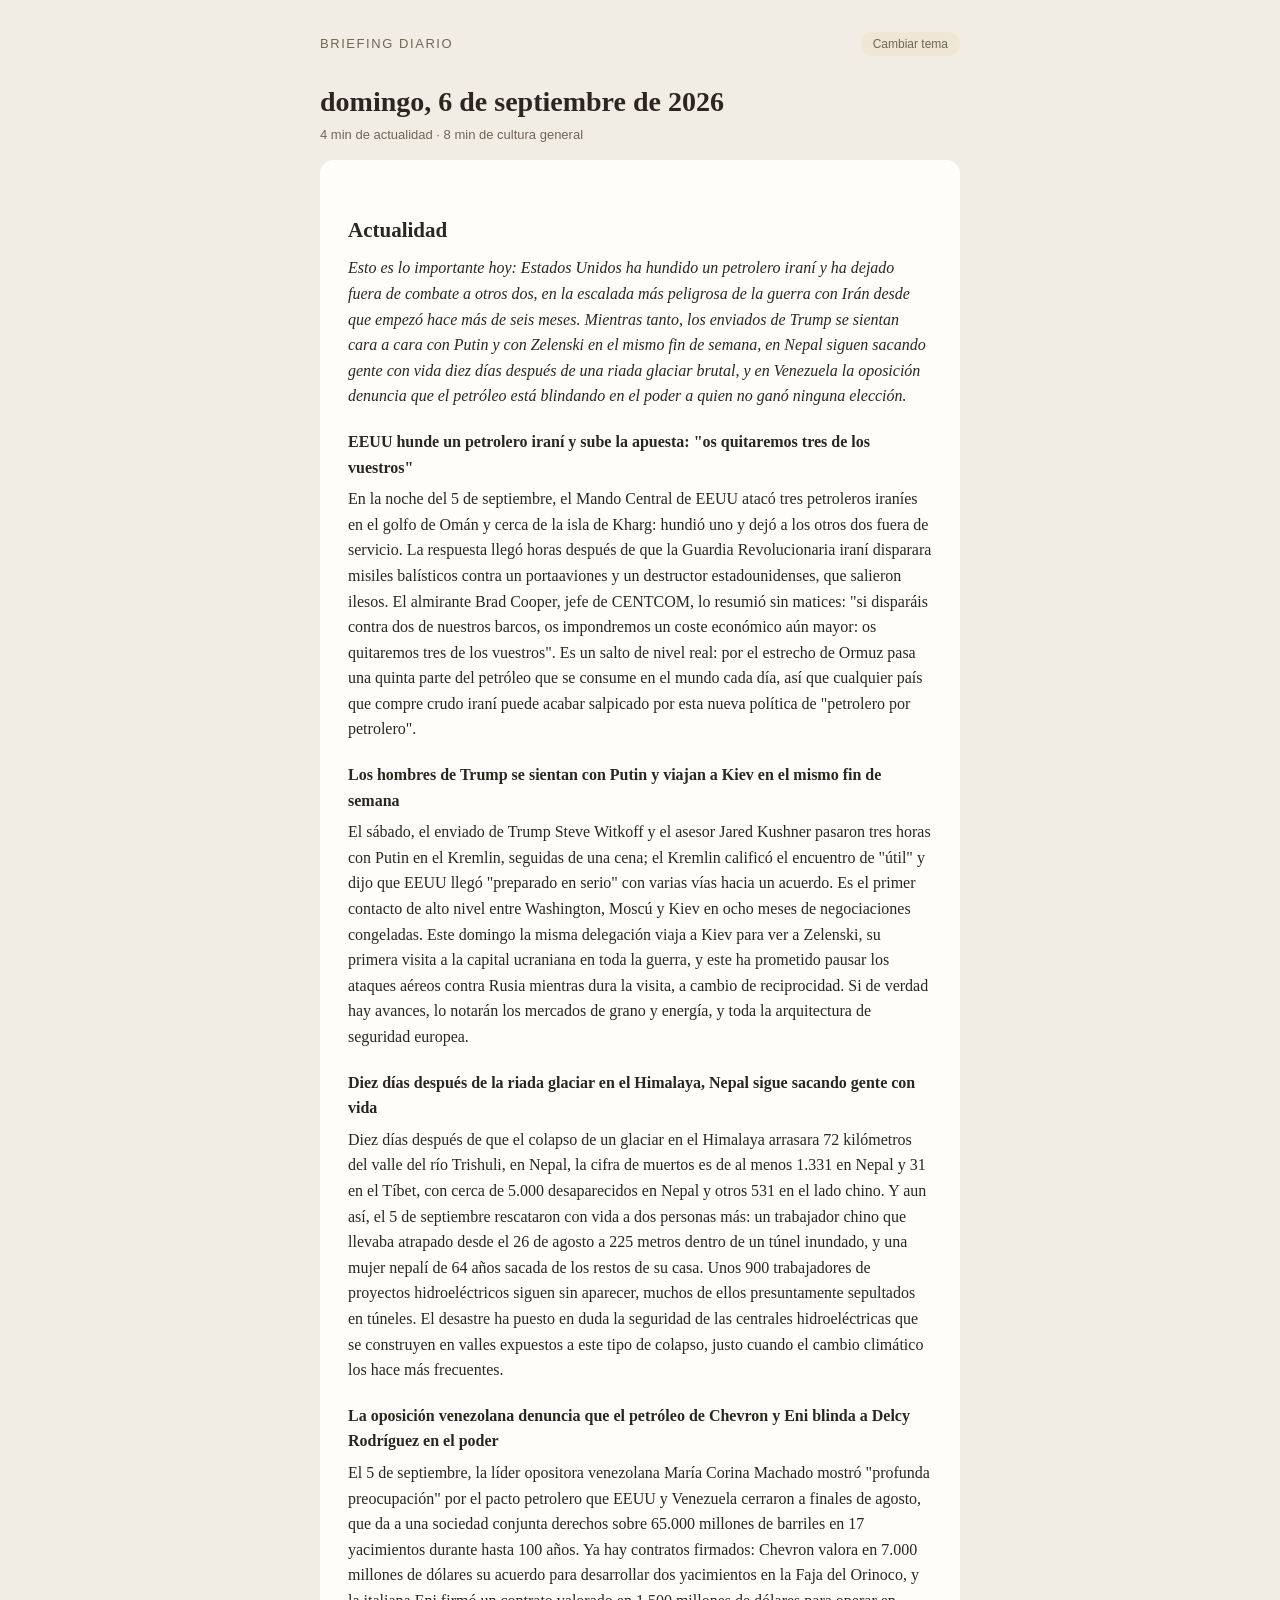
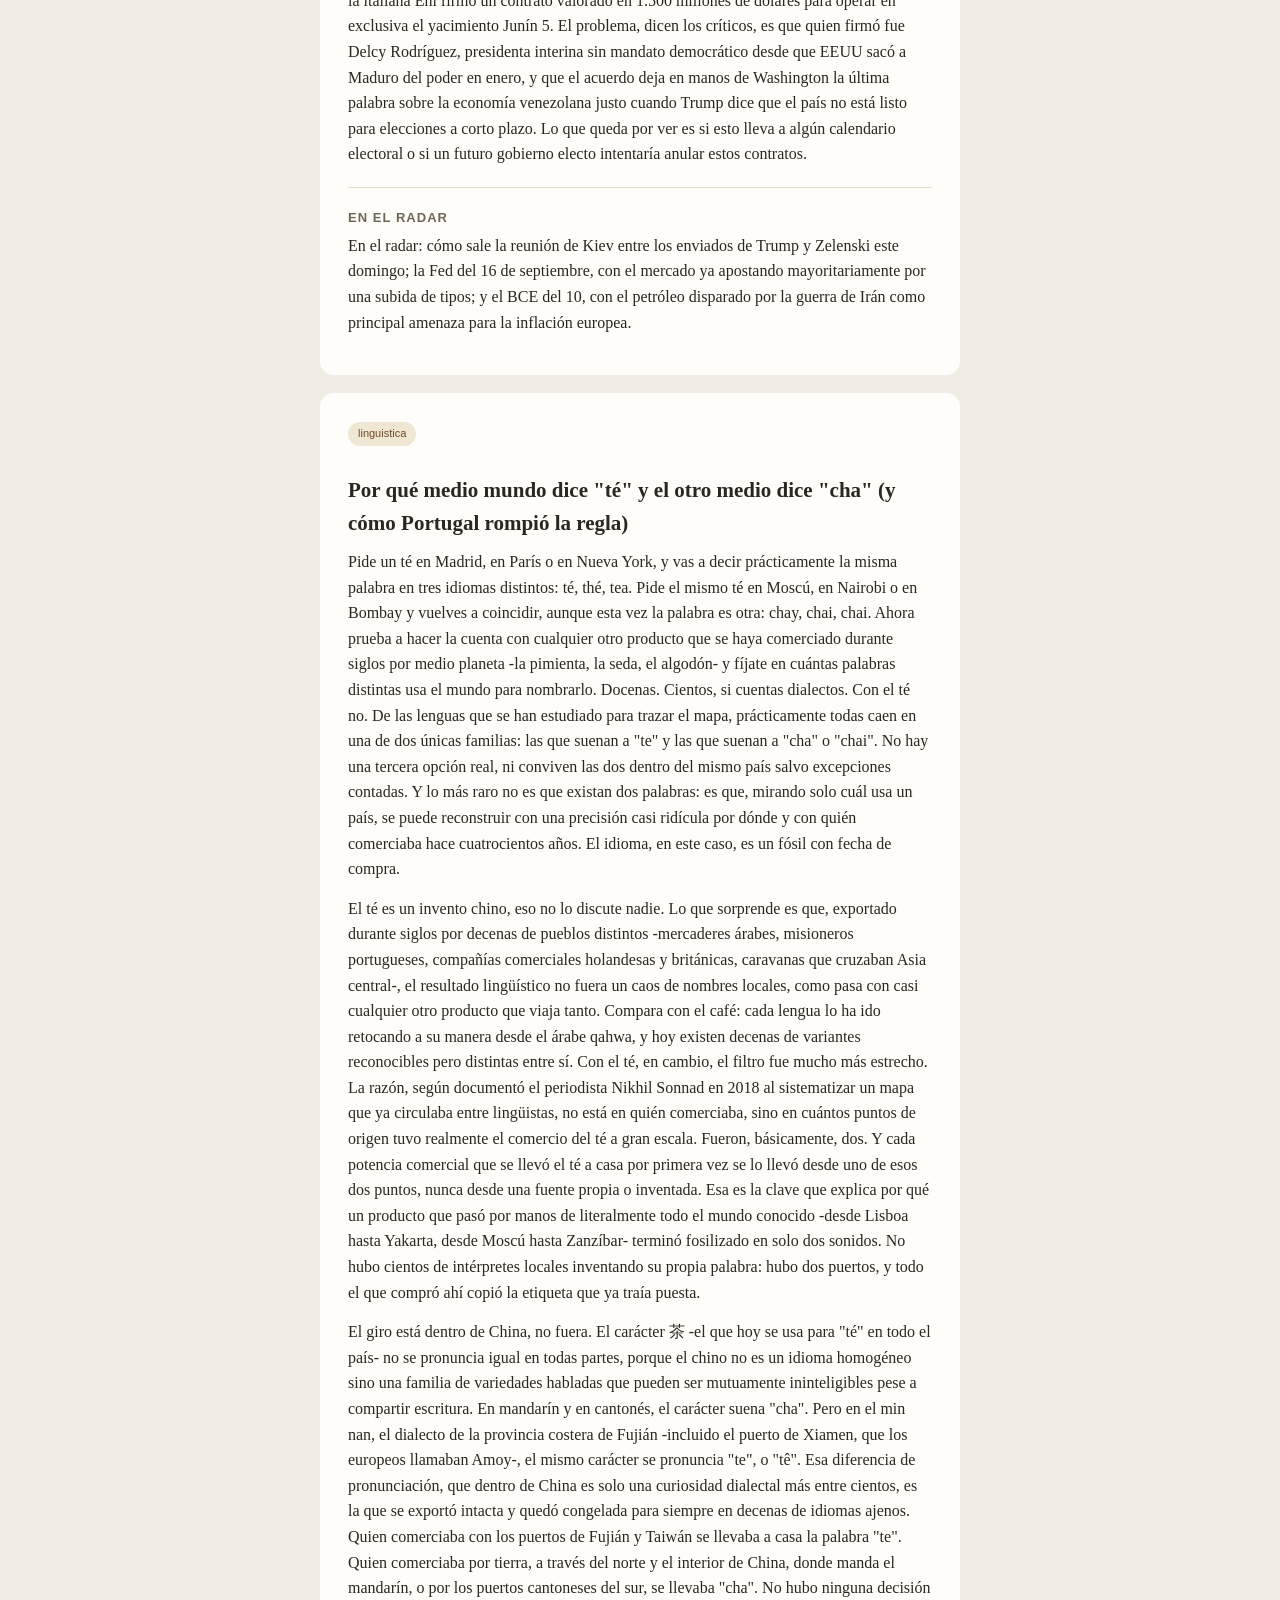
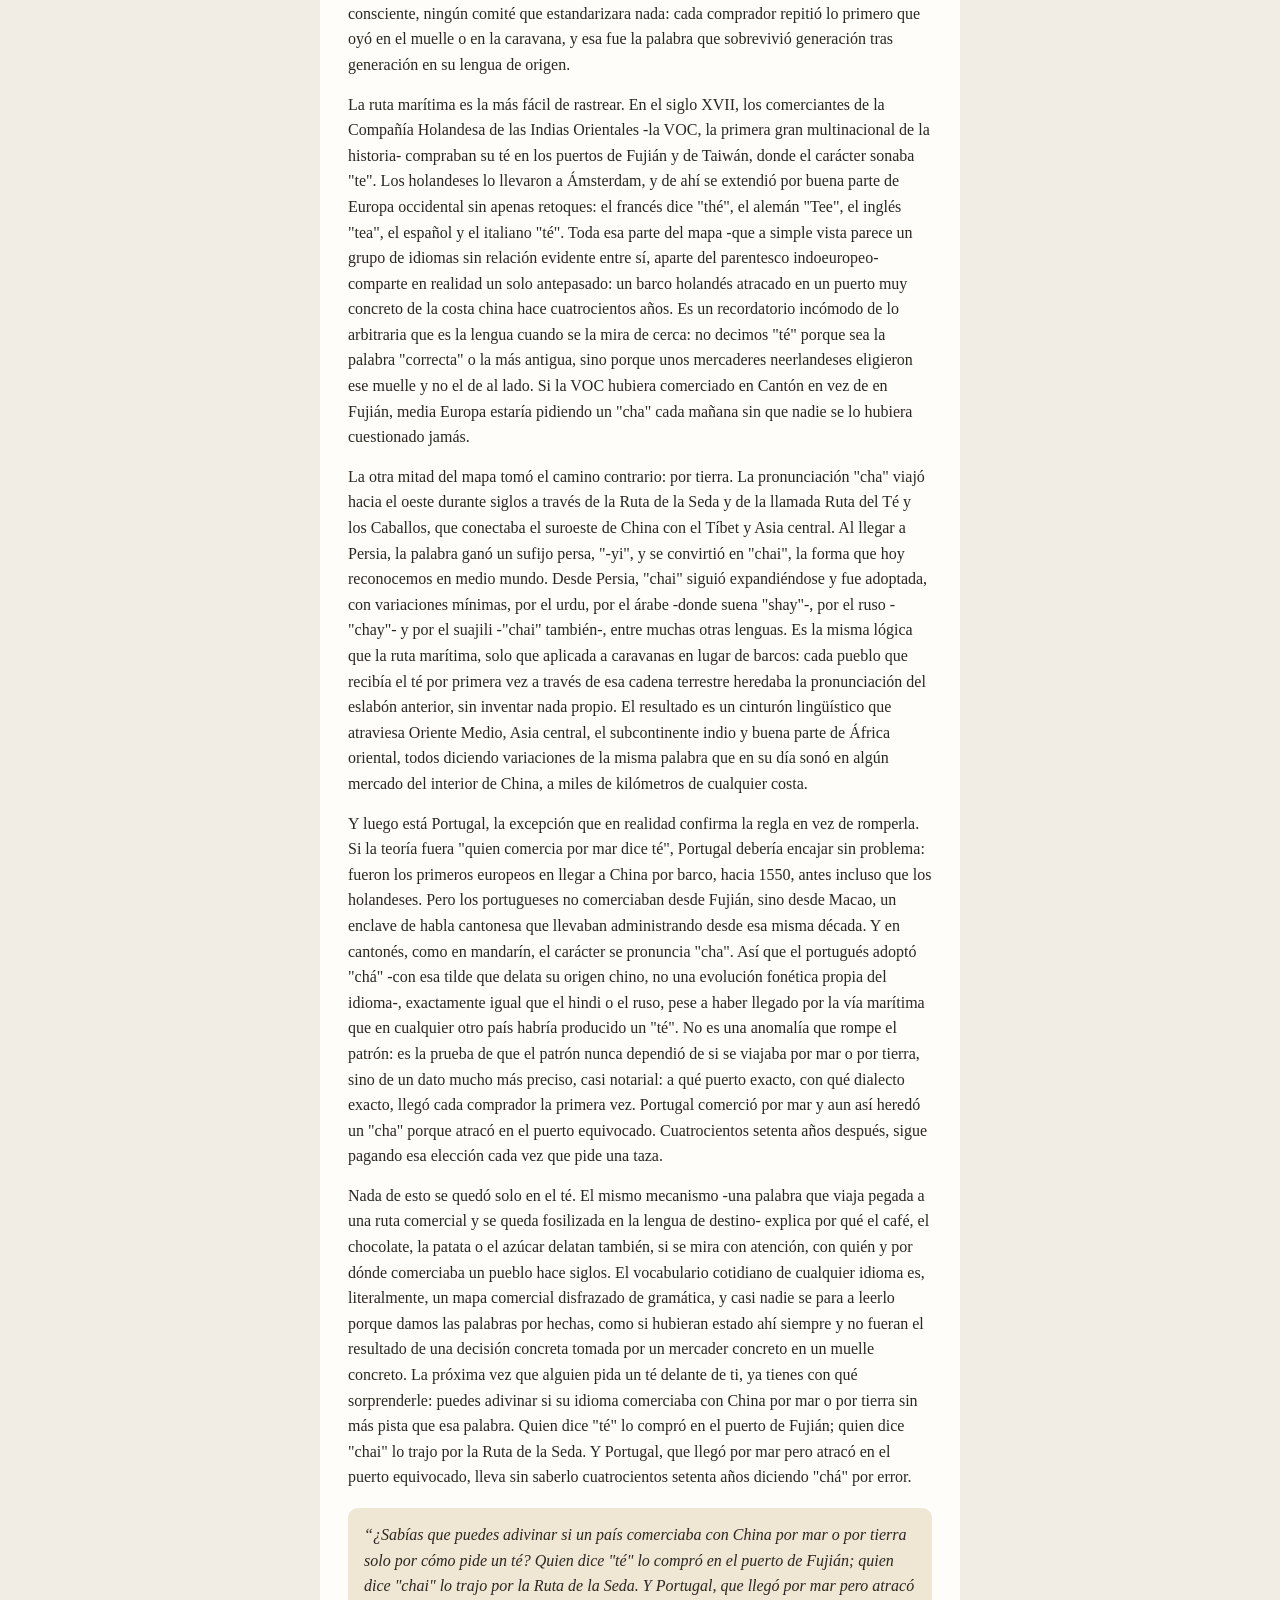
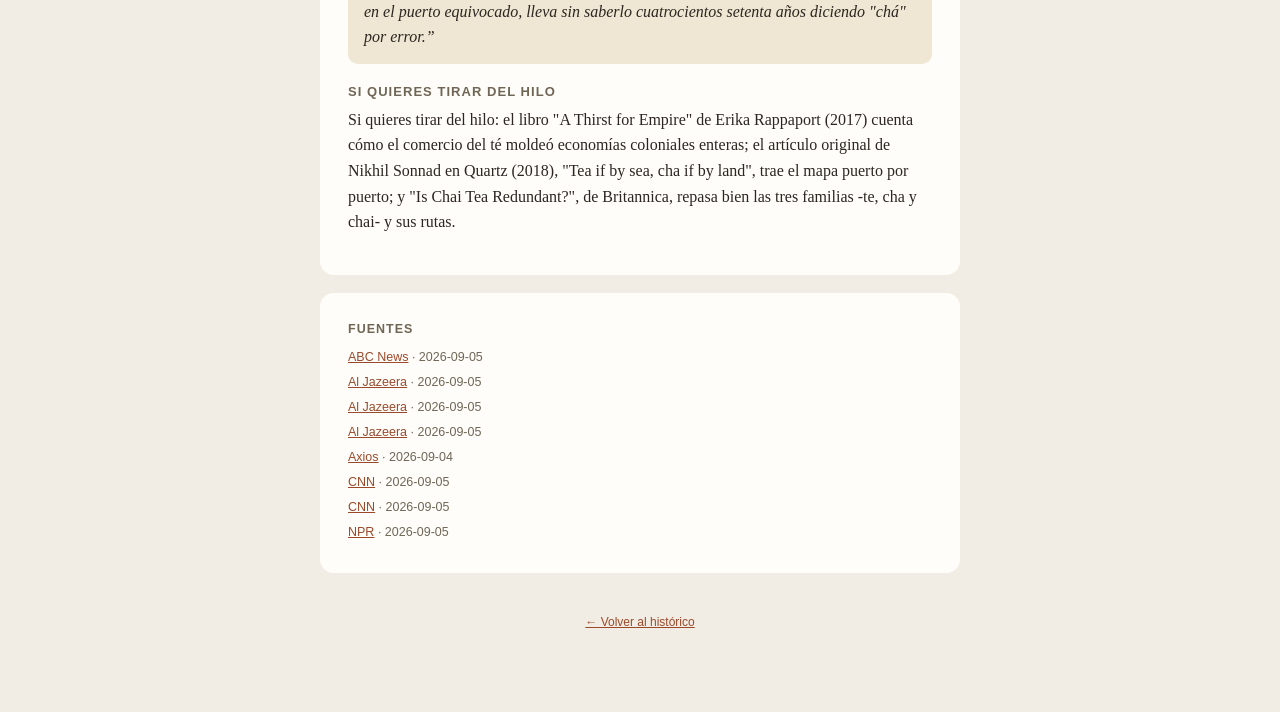
<file: docs/b/2026-09-06.html>
<!DOCTYPE html>
<html lang="es">
<head>
<meta charset="utf-8">
<meta name="viewport" content="width=device-width, initial-scale=1.0">
<title>domingo, 6 de septiembre de 2026 — Briefing diario</title>
<meta name="description" content="Por qué medio mundo dice &#34;té&#34; y el otro medio dice &#34;cha&#34; (y cómo Portugal rompió la regla) — domingo, 6 de septiembre de 2026">
<link rel="stylesheet" href="../assets/styles.css">
</head>
<body>
<div class="wrap">
  <header class="site">
    <a class="brand" href="../index.html">Briefing diario</a>
    <button class="theme-toggle" id="theme-toggle" type="button">Cambiar tema</button>
  </header>

  <h1>domingo, 6 de septiembre de 2026</h1>
  <p class="meta">4 min de actualidad · 8 min de cultura general</p>

  <div class="card">
    <h2>Actualidad</h2>
    <p style="font-style: italic;">Esto es lo importante hoy: Estados Unidos ha hundido un petrolero iraní y ha dejado fuera de combate a otros dos, en la escalada más peligrosa de la guerra con Irán desde que empezó hace más de seis meses. Mientras tanto, los enviados de Trump se sientan cara a cara con Putin y con Zelenski en el mismo fin de semana, en Nepal siguen sacando gente con vida diez días después de una riada glaciar brutal, y en Venezuela la oposición denuncia que el petróleo está blindando en el poder a quien no ganó ninguna elección.</p>
    <h3>EEUU hunde un petrolero iraní y sube la apuesta: &#34;os quitaremos tres de los vuestros&#34;</h3>
    <p>En la noche del 5 de septiembre, el Mando Central de EEUU atacó tres petroleros iraníes en el golfo de Omán y cerca de la isla de Kharg: hundió uno y dejó a los otros dos fuera de servicio. La respuesta llegó horas después de que la Guardia Revolucionaria iraní disparara misiles balísticos contra un portaaviones y un destructor estadounidenses, que salieron ilesos. El almirante Brad Cooper, jefe de CENTCOM, lo resumió sin matices: &#34;si disparáis contra dos de nuestros barcos, os impondremos un coste económico aún mayor: os quitaremos tres de los vuestros&#34;. Es un salto de nivel real: por el estrecho de Ormuz pasa una quinta parte del petróleo que se consume en el mundo cada día, así que cualquier país que compre crudo iraní puede acabar salpicado por esta nueva política de &#34;petrolero por petrolero&#34;.</p>
    <h3>Los hombres de Trump se sientan con Putin y viajan a Kiev en el mismo fin de semana</h3>
    <p>El sábado, el enviado de Trump Steve Witkoff y el asesor Jared Kushner pasaron tres horas con Putin en el Kremlin, seguidas de una cena; el Kremlin calificó el encuentro de &#34;útil&#34; y dijo que EEUU llegó &#34;preparado en serio&#34; con varias vías hacia un acuerdo. Es el primer contacto de alto nivel entre Washington, Moscú y Kiev en ocho meses de negociaciones congeladas. Este domingo la misma delegación viaja a Kiev para ver a Zelenski, su primera visita a la capital ucraniana en toda la guerra, y este ha prometido pausar los ataques aéreos contra Rusia mientras dura la visita, a cambio de reciprocidad. Si de verdad hay avances, lo notarán los mercados de grano y energía, y toda la arquitectura de seguridad europea.</p>
    <h3>Diez días después de la riada glaciar en el Himalaya, Nepal sigue sacando gente con vida</h3>
    <p>Diez días después de que el colapso de un glaciar en el Himalaya arrasara 72 kilómetros del valle del río Trishuli, en Nepal, la cifra de muertos es de al menos 1.331 en Nepal y 31 en el Tíbet, con cerca de 5.000 desaparecidos en Nepal y otros 531 en el lado chino. Y aun así, el 5 de septiembre rescataron con vida a dos personas más: un trabajador chino que llevaba atrapado desde el 26 de agosto a 225 metros dentro de un túnel inundado, y una mujer nepalí de 64 años sacada de los restos de su casa. Unos 900 trabajadores de proyectos hidroeléctricos siguen sin aparecer, muchos de ellos presuntamente sepultados en túneles. El desastre ha puesto en duda la seguridad de las centrales hidroeléctricas que se construyen en valles expuestos a este tipo de colapso, justo cuando el cambio climático los hace más frecuentes.</p>
    <h3>La oposición venezolana denuncia que el petróleo de Chevron y Eni blinda a Delcy Rodríguez en el poder</h3>
    <p>El 5 de septiembre, la líder opositora venezolana María Corina Machado mostró &#34;profunda preocupación&#34; por el pacto petrolero que EEUU y Venezuela cerraron a finales de agosto, que da a una sociedad conjunta derechos sobre 65.000 millones de barriles en 17 yacimientos durante hasta 100 años. Ya hay contratos firmados: Chevron valora en 7.000 millones de dólares su acuerdo para desarrollar dos yacimientos en la Faja del Orinoco, y la italiana Eni firmó un contrato valorado en 1.500 millones de dólares para operar en exclusiva el yacimiento Junín 5. El problema, dicen los críticos, es que quien firmó fue Delcy Rodríguez, presidenta interina sin mandato democrático desde que EEUU sacó a Maduro del poder en enero, y que el acuerdo deja en manos de Washington la última palabra sobre la economía venezolana justo cuando Trump dice que el país no está listo para elecciones a corto plazo. Lo que queda por ver es si esto lleva a algún calendario electoral o si un futuro gobierno electo intentaría anular estos contratos.</p>
    <hr class="rule">
    <p class="meta" style="text-transform: uppercase; letter-spacing: 0.08em; font-weight: 700; margin-bottom: 4px;">En el radar</p>
    <p>En el radar: cómo sale la reunión de Kiev entre los enviados de Trump y Zelenski este domingo; la Fed del 16 de septiembre, con el mercado ya apostando mayoritariamente por una subida de tipos; y el BCE del 10, con el petróleo disparado por la guerra de Irán como principal amenaza para la inflación europea.</p>
  </div>

  <div class="card">
    <span class="badge">linguistica</span>
    <h2>Por qué medio mundo dice &#34;té&#34; y el otro medio dice &#34;cha&#34; (y cómo Portugal rompió la regla)</h2>
    <p>Pide un té en Madrid, en París o en Nueva York, y vas a decir prácticamente la misma palabra en tres idiomas distintos: té, thé, tea. Pide el mismo té en Moscú, en Nairobi o en Bombay y vuelves a coincidir, aunque esta vez la palabra es otra: chay, chai, chai. Ahora prueba a hacer la cuenta con cualquier otro producto que se haya comerciado durante siglos por medio planeta -la pimienta, la seda, el algodón- y fíjate en cuántas palabras distintas usa el mundo para nombrarlo. Docenas. Cientos, si cuentas dialectos. Con el té no. De las lenguas que se han estudiado para trazar el mapa, prácticamente todas caen en una de dos únicas familias: las que suenan a &#34;te&#34; y las que suenan a &#34;cha&#34; o &#34;chai&#34;. No hay una tercera opción real, ni conviven las dos dentro del mismo país salvo excepciones contadas. Y lo más raro no es que existan dos palabras: es que, mirando solo cuál usa un país, se puede reconstruir con una precisión casi ridícula por dónde y con quién comerciaba hace cuatrocientos años. El idioma, en este caso, es un fósil con fecha de compra.</p>
    <p>El té es un invento chino, eso no lo discute nadie. Lo que sorprende es que, exportado durante siglos por decenas de pueblos distintos -mercaderes árabes, misioneros portugueses, compañías comerciales holandesas y británicas, caravanas que cruzaban Asia central-, el resultado lingüístico no fuera un caos de nombres locales, como pasa con casi cualquier otro producto que viaja tanto. Compara con el café: cada lengua lo ha ido retocando a su manera desde el árabe qahwa, y hoy existen decenas de variantes reconocibles pero distintas entre sí. Con el té, en cambio, el filtro fue mucho más estrecho. La razón, según documentó el periodista Nikhil Sonnad en 2018 al sistematizar un mapa que ya circulaba entre lingüistas, no está en quién comerciaba, sino en cuántos puntos de origen tuvo realmente el comercio del té a gran escala. Fueron, básicamente, dos. Y cada potencia comercial que se llevó el té a casa por primera vez se lo llevó desde uno de esos dos puntos, nunca desde una fuente propia o inventada. Esa es la clave que explica por qué un producto que pasó por manos de literalmente todo el mundo conocido -desde Lisboa hasta Yakarta, desde Moscú hasta Zanzíbar- terminó fosilizado en solo dos sonidos. No hubo cientos de intérpretes locales inventando su propia palabra: hubo dos puertos, y todo el que compró ahí copió la etiqueta que ya traía puesta.</p>
    <p>El giro está dentro de China, no fuera. El carácter 茶 -el que hoy se usa para &#34;té&#34; en todo el país- no se pronuncia igual en todas partes, porque el chino no es un idioma homogéneo sino una familia de variedades habladas que pueden ser mutuamente ininteligibles pese a compartir escritura. En mandarín y en cantonés, el carácter suena &#34;cha&#34;. Pero en el min nan, el dialecto de la provincia costera de Fujián -incluido el puerto de Xiamen, que los europeos llamaban Amoy-, el mismo carácter se pronuncia &#34;te&#34;, o &#34;tê&#34;. Esa diferencia de pronunciación, que dentro de China es solo una curiosidad dialectal más entre cientos, es la que se exportó intacta y quedó congelada para siempre en decenas de idiomas ajenos. Quien comerciaba con los puertos de Fujián y Taiwán se llevaba a casa la palabra &#34;te&#34;. Quien comerciaba por tierra, a través del norte y el interior de China, donde manda el mandarín, o por los puertos cantoneses del sur, se llevaba &#34;cha&#34;. No hubo ninguna decisión consciente, ningún comité que estandarizara nada: cada comprador repitió lo primero que oyó en el muelle o en la caravana, y esa fue la palabra que sobrevivió generación tras generación en su lengua de origen.</p>
    <p>La ruta marítima es la más fácil de rastrear. En el siglo XVII, los comerciantes de la Compañía Holandesa de las Indias Orientales -la VOC, la primera gran multinacional de la historia- compraban su té en los puertos de Fujián y de Taiwán, donde el carácter sonaba &#34;te&#34;. Los holandeses lo llevaron a Ámsterdam, y de ahí se extendió por buena parte de Europa occidental sin apenas retoques: el francés dice &#34;thé&#34;, el alemán &#34;Tee&#34;, el inglés &#34;tea&#34;, el español y el italiano &#34;té&#34;. Toda esa parte del mapa -que a simple vista parece un grupo de idiomas sin relación evidente entre sí, aparte del parentesco indoeuropeo- comparte en realidad un solo antepasado: un barco holandés atracado en un puerto muy concreto de la costa china hace cuatrocientos años. Es un recordatorio incómodo de lo arbitraria que es la lengua cuando se la mira de cerca: no decimos &#34;té&#34; porque sea la palabra &#34;correcta&#34; o la más antigua, sino porque unos mercaderes neerlandeses eligieron ese muelle y no el de al lado. Si la VOC hubiera comerciado en Cantón en vez de en Fujián, media Europa estaría pidiendo un &#34;cha&#34; cada mañana sin que nadie se lo hubiera cuestionado jamás.</p>
    <p>La otra mitad del mapa tomó el camino contrario: por tierra. La pronunciación &#34;cha&#34; viajó hacia el oeste durante siglos a través de la Ruta de la Seda y de la llamada Ruta del Té y los Caballos, que conectaba el suroeste de China con el Tíbet y Asia central. Al llegar a Persia, la palabra ganó un sufijo persa, &#34;-yi&#34;, y se convirtió en &#34;chai&#34;, la forma que hoy reconocemos en medio mundo. Desde Persia, &#34;chai&#34; siguió expandiéndose y fue adoptada, con variaciones mínimas, por el urdu, por el árabe -donde suena &#34;shay&#34;-, por el ruso -&#34;chay&#34;- y por el suajili -&#34;chai&#34; también-, entre muchas otras lenguas. Es la misma lógica que la ruta marítima, solo que aplicada a caravanas en lugar de barcos: cada pueblo que recibía el té por primera vez a través de esa cadena terrestre heredaba la pronunciación del eslabón anterior, sin inventar nada propio. El resultado es un cinturón lingüístico que atraviesa Oriente Medio, Asia central, el subcontinente indio y buena parte de África oriental, todos diciendo variaciones de la misma palabra que en su día sonó en algún mercado del interior de China, a miles de kilómetros de cualquier costa.</p>
    <p>Y luego está Portugal, la excepción que en realidad confirma la regla en vez de romperla. Si la teoría fuera &#34;quien comercia por mar dice té&#34;, Portugal debería encajar sin problema: fueron los primeros europeos en llegar a China por barco, hacia 1550, antes incluso que los holandeses. Pero los portugueses no comerciaban desde Fujián, sino desde Macao, un enclave de habla cantonesa que llevaban administrando desde esa misma década. Y en cantonés, como en mandarín, el carácter se pronuncia &#34;cha&#34;. Así que el portugués adoptó &#34;chá&#34; -con esa tilde que delata su origen chino, no una evolución fonética propia del idioma-, exactamente igual que el hindi o el ruso, pese a haber llegado por la vía marítima que en cualquier otro país habría producido un &#34;té&#34;. No es una anomalía que rompe el patrón: es la prueba de que el patrón nunca dependió de si se viajaba por mar o por tierra, sino de un dato mucho más preciso, casi notarial: a qué puerto exacto, con qué dialecto exacto, llegó cada comprador la primera vez. Portugal comerció por mar y aun así heredó un &#34;cha&#34; porque atracó en el puerto equivocado. Cuatrocientos setenta años después, sigue pagando esa elección cada vez que pide una taza.</p>
    <p>Nada de esto se quedó solo en el té. El mismo mecanismo -una palabra que viaja pegada a una ruta comercial y se queda fosilizada en la lengua de destino- explica por qué el café, el chocolate, la patata o el azúcar delatan también, si se mira con atención, con quién y por dónde comerciaba un pueblo hace siglos. El vocabulario cotidiano de cualquier idioma es, literalmente, un mapa comercial disfrazado de gramática, y casi nadie se para a leerlo porque damos las palabras por hechas, como si hubieran estado ahí siempre y no fueran el resultado de una decisión concreta tomada por un mercader concreto en un muelle concreto. La próxima vez que alguien pida un té delante de ti, ya tienes con qué sorprenderle: puedes adivinar si su idioma comerciaba con China por mar o por tierra sin más pista que esa palabra. Quien dice &#34;té&#34; lo compró en el puerto de Fujián; quien dice &#34;chai&#34; lo trajo por la Ruta de la Seda. Y Portugal, que llegó por mar pero atracó en el puerto equivocado, lleva sin saberlo cuatrocientos setenta años diciendo &#34;chá&#34; por error.</p>
    <div class="pull">&ldquo;¿Sabías que puedes adivinar si un país comerciaba con China por mar o por tierra solo por cómo pide un té? Quien dice &#34;té&#34; lo compró en el puerto de Fujián; quien dice &#34;chai&#34; lo trajo por la Ruta de la Seda. Y Portugal, que llegó por mar pero atracó en el puerto equivocado, lleva sin saberlo cuatrocientos setenta años diciendo &#34;chá&#34; por error.&rdquo;</div>
    <p class="meta" style="text-transform: uppercase; letter-spacing: 0.08em; font-weight: 700; margin-bottom: 4px;">Si quieres tirar del hilo</p>
    <p>Si quieres tirar del hilo: el libro &#34;A Thirst for Empire&#34; de Erika Rappaport (2017) cuenta cómo el comercio del té moldeó economías coloniales enteras; el artículo original de Nikhil Sonnad en Quartz (2018), &#34;Tea if by sea, cha if by land&#34;, trae el mapa puerto por puerto; y &#34;Is Chai Tea Redundant?&#34;, de Britannica, repasa bien las tres familias -te, cha y chai- y sus rutas.</p>
  </div>

  <div class="card fuentes">
    <p class="meta" style="text-transform: uppercase; letter-spacing: 0.08em; font-weight: 700; margin-bottom: 8px;">Fuentes</p>
    <p><a href="https://abcnews.com/International/live-updates/iran-live-updates-centcom-targeted-iranian-forces-posed/?id=136080582">ABC News</a> · 2026-09-05</p>
    <p><a href="https://www.aljazeera.com/news/2026/9/5/us-says-it-hit-iran-oil-tankers-helping-finance-regional-proxies">Al Jazeera</a> · 2026-09-05</p>
    <p><a href="https://www.aljazeera.com/news/2026/9/5/rescuers-pull-chinese-worker-nepali-woman-from-flood-wreckage-alive">Al Jazeera</a> · 2026-09-05</p>
    <p><a href="https://www.aljazeera.com/features/2026/9/5/oil-and-politics-what-trumps-historic-deal-means-for">Al Jazeera</a> · 2026-09-05</p>
    <p><a href="https://www.axios.com/2026/09/04/trump-witkoff-kushner-moscow-kyiv">Axios</a> · 2026-09-04</p>
    <p><a href="https://www.cnn.com/2026/09/05/europe/witkoff-kushner-moscow-kyiv-proposal-war-intl">CNN</a> · 2026-09-05</p>
    <p><a href="https://www.cnn.com/2026/09/05/world/live-news/nepal-china-flood">CNN</a> · 2026-09-05</p>
    <p><a href="https://www.npr.org/2026/09/05/nx-s1-5954177/venezuelan-opposition-slams-new-u-s-oil-deal-warning-it-delays-democracy">NPR</a> · 2026-09-05</p>
  </div>

  <footer class="site">
    <a href="../index.html">&larr; Volver al histórico</a>
  </footer>
</div>
<script src="../assets/theme.js"></script>
</body>
</html>
</file>
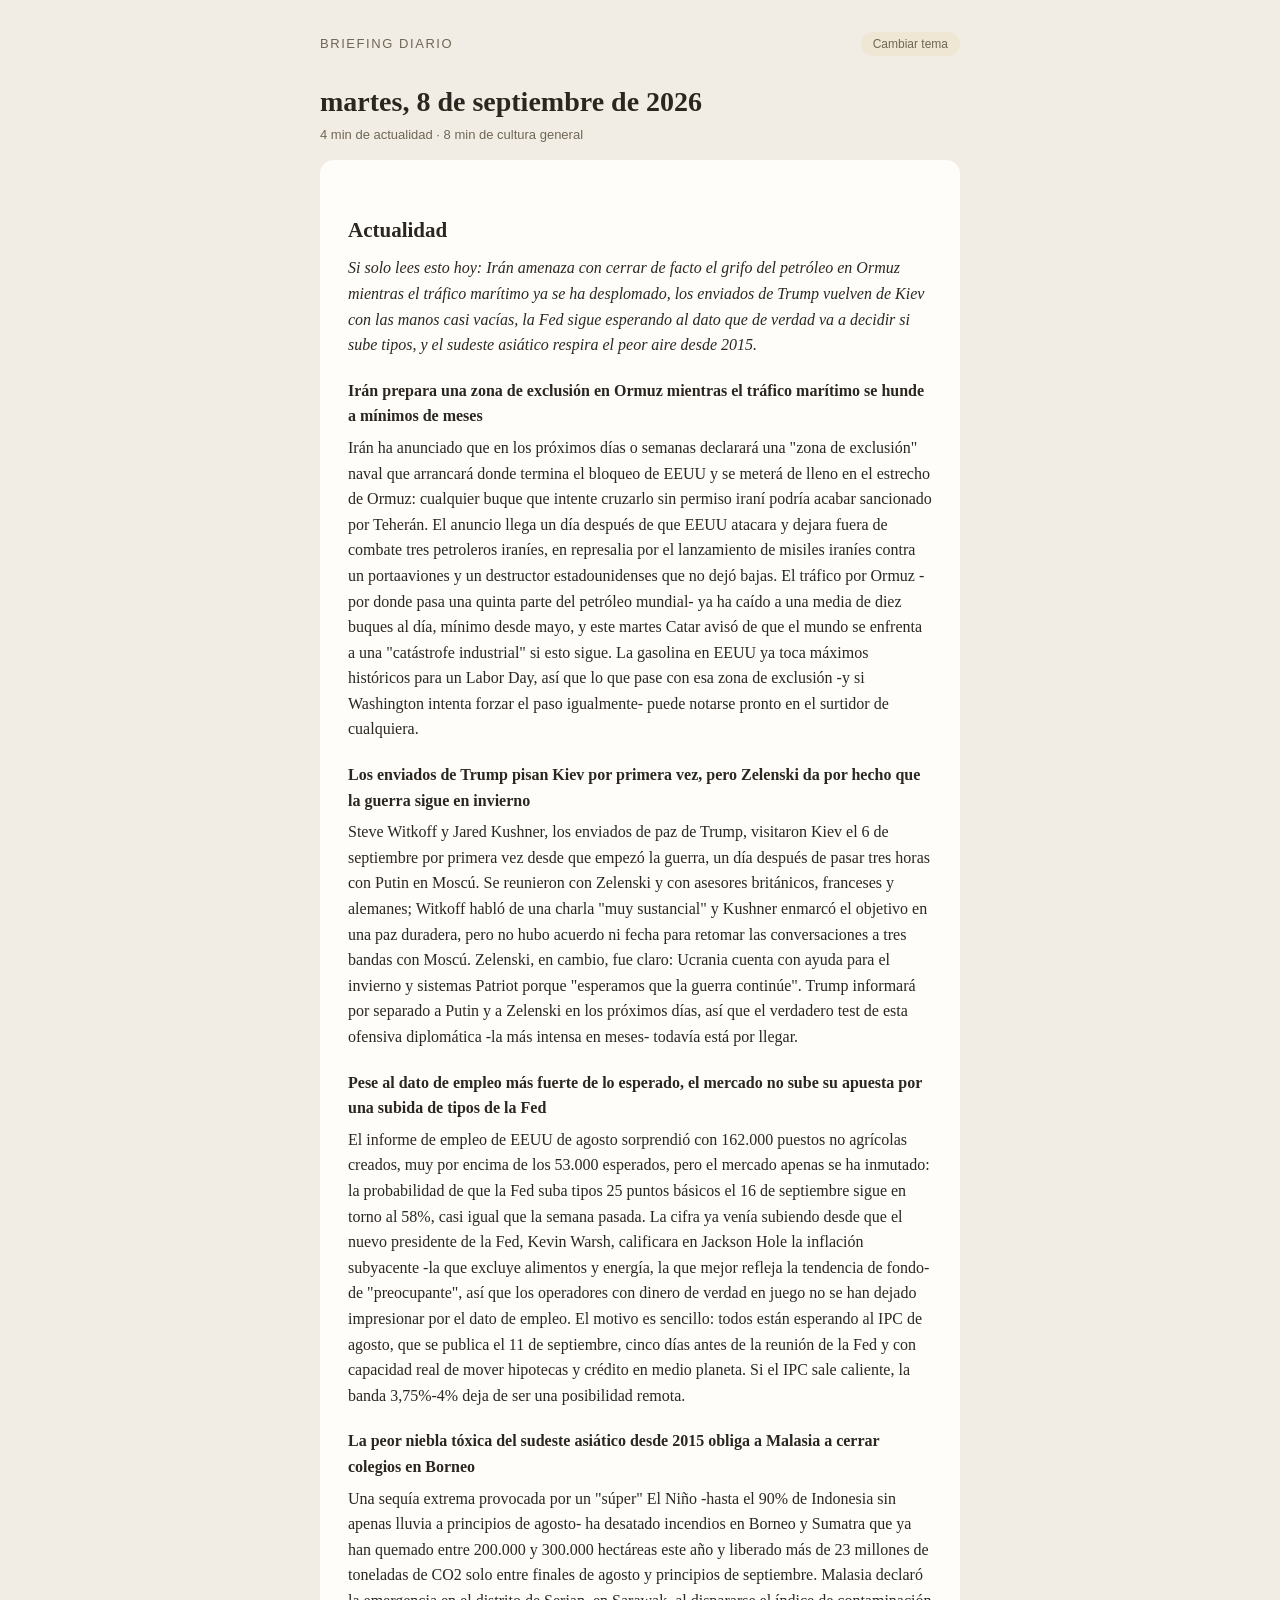
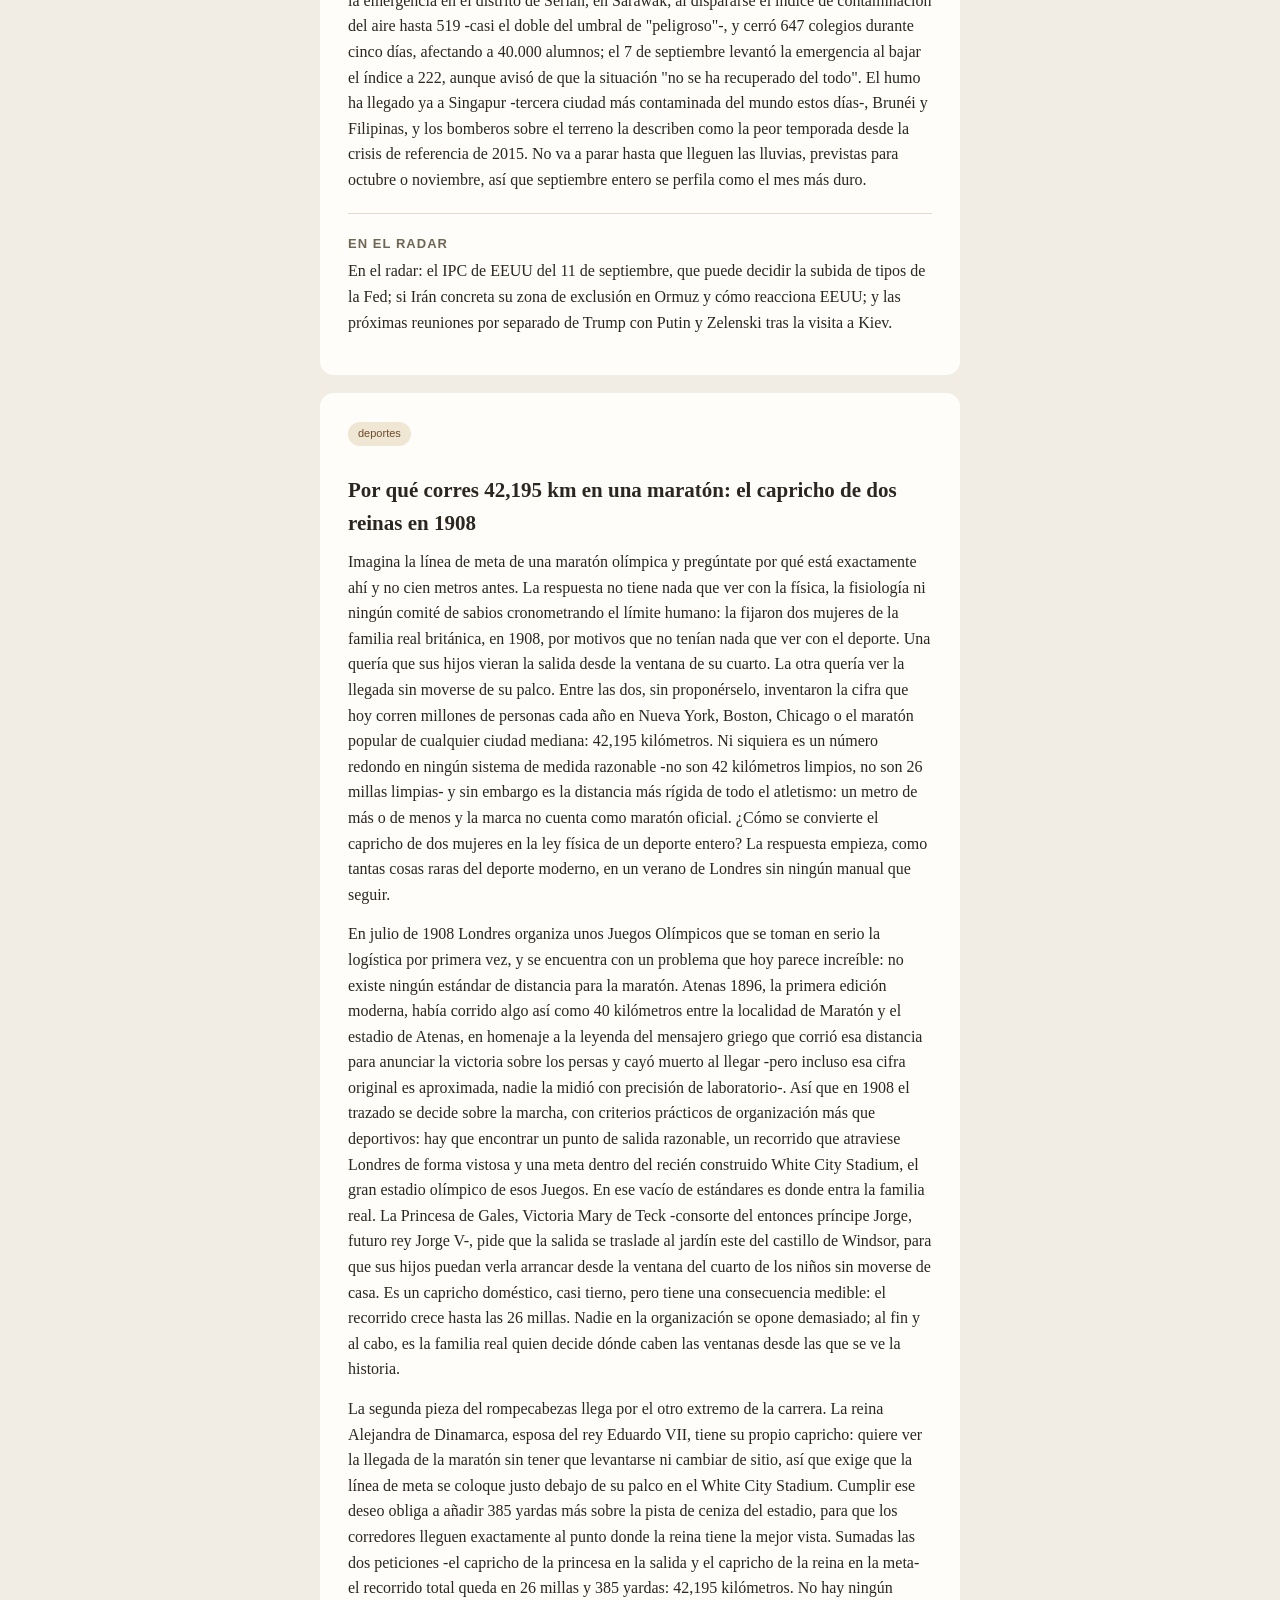
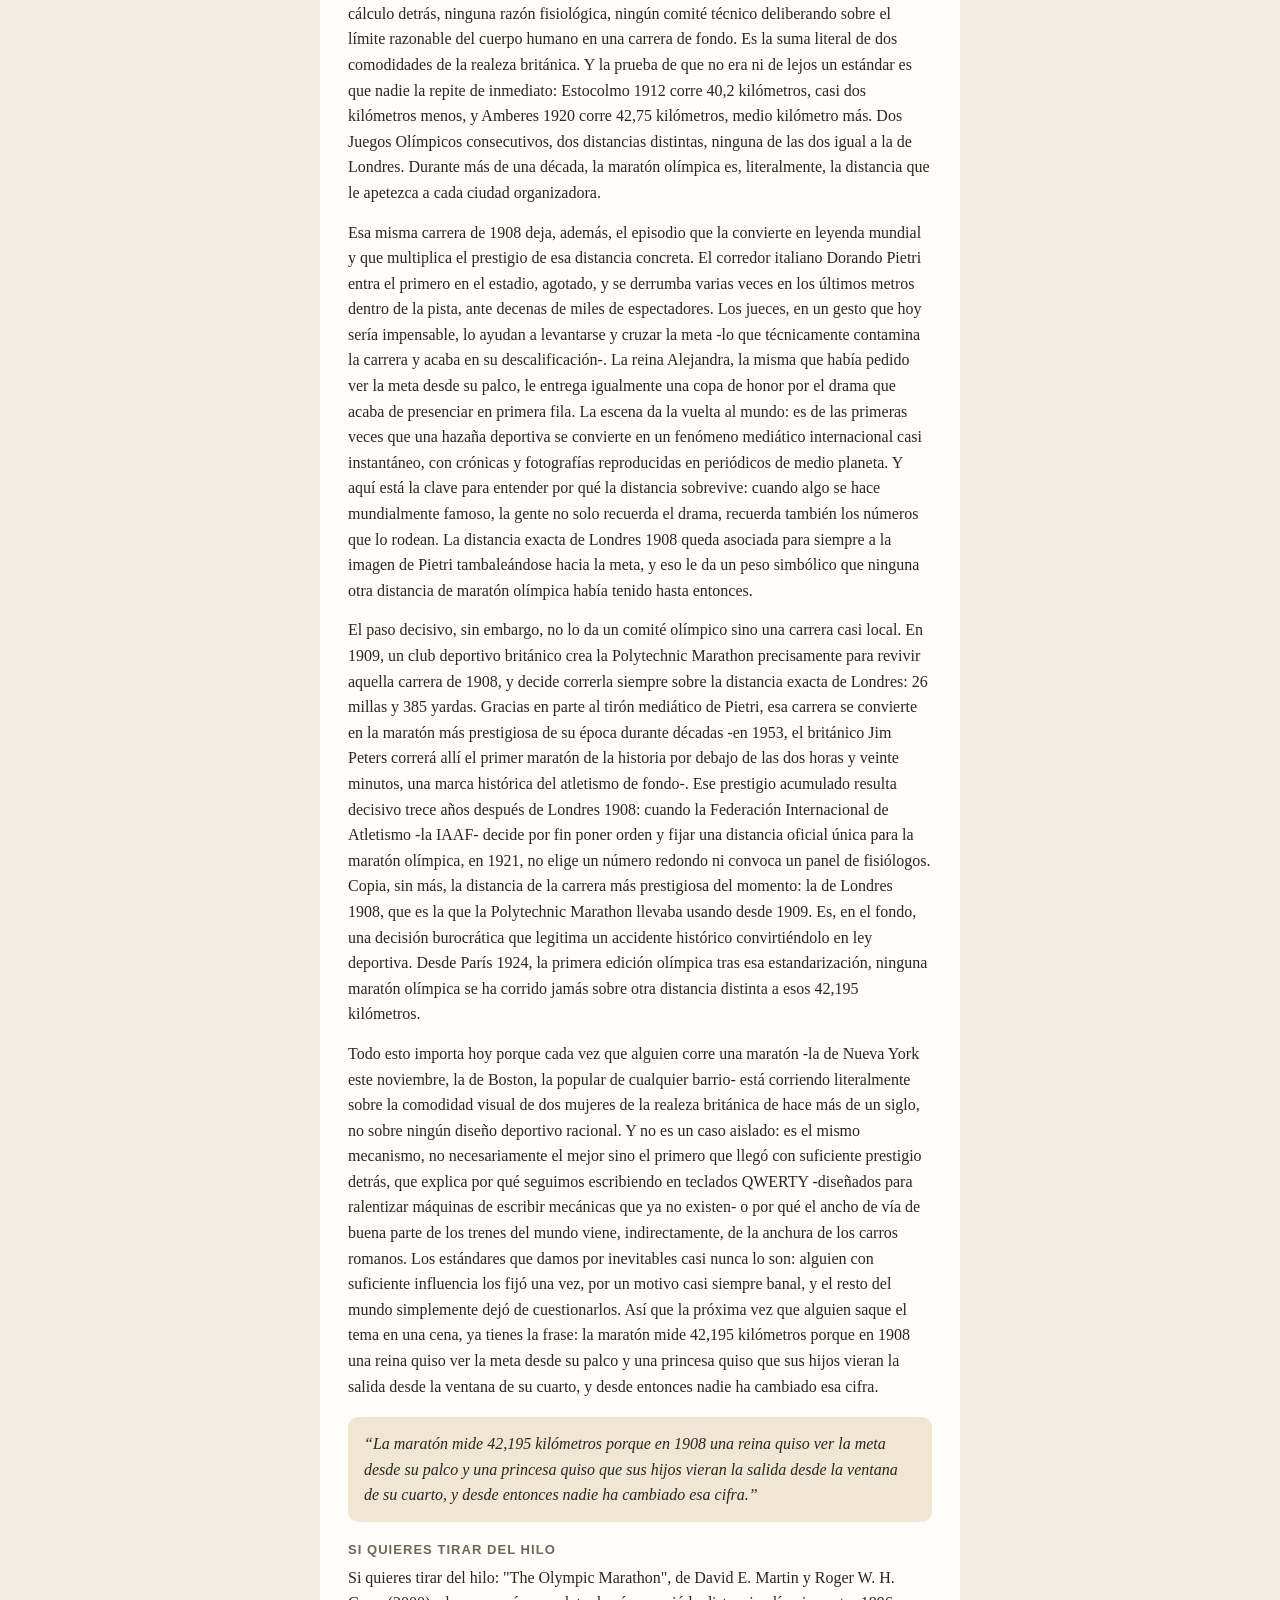
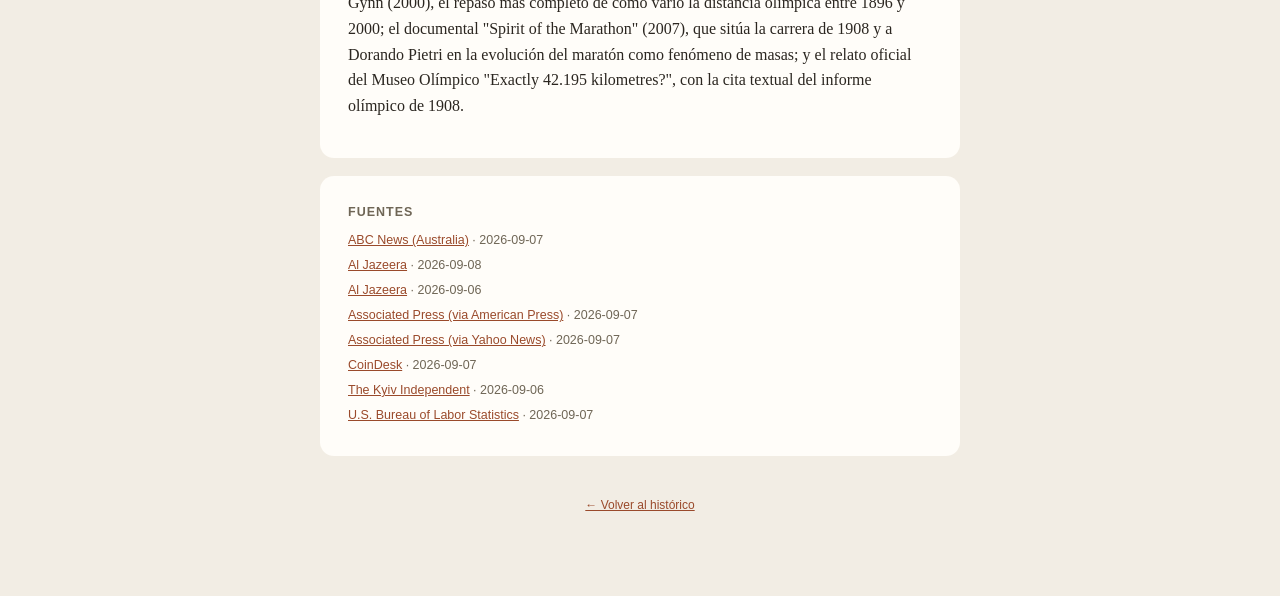
<file: docs/b/2026-09-08.html>
<!DOCTYPE html>
<html lang="es">
<head>
<meta charset="utf-8">
<meta name="viewport" content="width=device-width, initial-scale=1.0">
<title>martes, 8 de septiembre de 2026 — Briefing diario</title>
<meta name="description" content="Por qué corres 42,195 km en una maratón: el capricho de dos reinas en 1908 — martes, 8 de septiembre de 2026">
<link rel="stylesheet" href="../assets/styles.css">
</head>
<body>
<div class="wrap">
  <header class="site">
    <a class="brand" href="../index.html">Briefing diario</a>
    <button class="theme-toggle" id="theme-toggle" type="button">Cambiar tema</button>
  </header>

  <h1>martes, 8 de septiembre de 2026</h1>
  <p class="meta">4 min de actualidad · 8 min de cultura general</p>

  <div class="card">
    <h2>Actualidad</h2>
    <p style="font-style: italic;">Si solo lees esto hoy: Irán amenaza con cerrar de facto el grifo del petróleo en Ormuz mientras el tráfico marítimo ya se ha desplomado, los enviados de Trump vuelven de Kiev con las manos casi vacías, la Fed sigue esperando al dato que de verdad va a decidir si sube tipos, y el sudeste asiático respira el peor aire desde 2015.</p>
    <h3>Irán prepara una zona de exclusión en Ormuz mientras el tráfico marítimo se hunde a mínimos de meses</h3>
    <p>Irán ha anunciado que en los próximos días o semanas declarará una &#34;zona de exclusión&#34; naval que arrancará donde termina el bloqueo de EEUU y se meterá de lleno en el estrecho de Ormuz: cualquier buque que intente cruzarlo sin permiso iraní podría acabar sancionado por Teherán. El anuncio llega un día después de que EEUU atacara y dejara fuera de combate tres petroleros iraníes, en represalia por el lanzamiento de misiles iraníes contra un portaaviones y un destructor estadounidenses que no dejó bajas. El tráfico por Ormuz -por donde pasa una quinta parte del petróleo mundial- ya ha caído a una media de diez buques al día, mínimo desde mayo, y este martes Catar avisó de que el mundo se enfrenta a una &#34;catástrofe industrial&#34; si esto sigue. La gasolina en EEUU ya toca máximos históricos para un Labor Day, así que lo que pase con esa zona de exclusión -y si Washington intenta forzar el paso igualmente- puede notarse pronto en el surtidor de cualquiera.</p>
    <h3>Los enviados de Trump pisan Kiev por primera vez, pero Zelenski da por hecho que la guerra sigue en invierno</h3>
    <p>Steve Witkoff y Jared Kushner, los enviados de paz de Trump, visitaron Kiev el 6 de septiembre por primera vez desde que empezó la guerra, un día después de pasar tres horas con Putin en Moscú. Se reunieron con Zelenski y con asesores británicos, franceses y alemanes; Witkoff habló de una charla &#34;muy sustancial&#34; y Kushner enmarcó el objetivo en una paz duradera, pero no hubo acuerdo ni fecha para retomar las conversaciones a tres bandas con Moscú. Zelenski, en cambio, fue claro: Ucrania cuenta con ayuda para el invierno y sistemas Patriot porque &#34;esperamos que la guerra continúe&#34;. Trump informará por separado a Putin y a Zelenski en los próximos días, así que el verdadero test de esta ofensiva diplomática -la más intensa en meses- todavía está por llegar.</p>
    <h3>Pese al dato de empleo más fuerte de lo esperado, el mercado no sube su apuesta por una subida de tipos de la Fed</h3>
    <p>El informe de empleo de EEUU de agosto sorprendió con 162.000 puestos no agrícolas creados, muy por encima de los 53.000 esperados, pero el mercado apenas se ha inmutado: la probabilidad de que la Fed suba tipos 25 puntos básicos el 16 de septiembre sigue en torno al 58%, casi igual que la semana pasada. La cifra ya venía subiendo desde que el nuevo presidente de la Fed, Kevin Warsh, calificara en Jackson Hole la inflación subyacente -la que excluye alimentos y energía, la que mejor refleja la tendencia de fondo- de &#34;preocupante&#34;, así que los operadores con dinero de verdad en juego no se han dejado impresionar por el dato de empleo. El motivo es sencillo: todos están esperando al IPC de agosto, que se publica el 11 de septiembre, cinco días antes de la reunión de la Fed y con capacidad real de mover hipotecas y crédito en medio planeta. Si el IPC sale caliente, la banda 3,75%-4% deja de ser una posibilidad remota.</p>
    <h3>La peor niebla tóxica del sudeste asiático desde 2015 obliga a Malasia a cerrar colegios en Borneo</h3>
    <p>Una sequía extrema provocada por un &#34;súper&#34; El Niño -hasta el 90% de Indonesia sin apenas lluvia a principios de agosto- ha desatado incendios en Borneo y Sumatra que ya han quemado entre 200.000 y 300.000 hectáreas este año y liberado más de 23 millones de toneladas de CO2 solo entre finales de agosto y principios de septiembre. Malasia declaró la emergencia en el distrito de Serian, en Sarawak, al dispararse el índice de contaminación del aire hasta 519 -casi el doble del umbral de &#34;peligroso&#34;-, y cerró 647 colegios durante cinco días, afectando a 40.000 alumnos; el 7 de septiembre levantó la emergencia al bajar el índice a 222, aunque avisó de que la situación &#34;no se ha recuperado del todo&#34;. El humo ha llegado ya a Singapur -tercera ciudad más contaminada del mundo estos días-, Brunéi y Filipinas, y los bomberos sobre el terreno la describen como la peor temporada desde la crisis de referencia de 2015. No va a parar hasta que lleguen las lluvias, previstas para octubre o noviembre, así que septiembre entero se perfila como el mes más duro.</p>
    <hr class="rule">
    <p class="meta" style="text-transform: uppercase; letter-spacing: 0.08em; font-weight: 700; margin-bottom: 4px;">En el radar</p>
    <p>En el radar: el IPC de EEUU del 11 de septiembre, que puede decidir la subida de tipos de la Fed; si Irán concreta su zona de exclusión en Ormuz y cómo reacciona EEUU; y las próximas reuniones por separado de Trump con Putin y Zelenski tras la visita a Kiev.</p>
  </div>

  <div class="card">
    <span class="badge">deportes</span>
    <h2>Por qué corres 42,195 km en una maratón: el capricho de dos reinas en 1908</h2>
    <p>Imagina la línea de meta de una maratón olímpica y pregúntate por qué está exactamente ahí y no cien metros antes. La respuesta no tiene nada que ver con la física, la fisiología ni ningún comité de sabios cronometrando el límite humano: la fijaron dos mujeres de la familia real británica, en 1908, por motivos que no tenían nada que ver con el deporte. Una quería que sus hijos vieran la salida desde la ventana de su cuarto. La otra quería ver la llegada sin moverse de su palco. Entre las dos, sin proponérselo, inventaron la cifra que hoy corren millones de personas cada año en Nueva York, Boston, Chicago o el maratón popular de cualquier ciudad mediana: 42,195 kilómetros. Ni siquiera es un número redondo en ningún sistema de medida razonable -no son 42 kilómetros limpios, no son 26 millas limpias- y sin embargo es la distancia más rígida de todo el atletismo: un metro de más o de menos y la marca no cuenta como maratón oficial. ¿Cómo se convierte el capricho de dos mujeres en la ley física de un deporte entero? La respuesta empieza, como tantas cosas raras del deporte moderno, en un verano de Londres sin ningún manual que seguir.</p>
    <p>En julio de 1908 Londres organiza unos Juegos Olímpicos que se toman en serio la logística por primera vez, y se encuentra con un problema que hoy parece increíble: no existe ningún estándar de distancia para la maratón. Atenas 1896, la primera edición moderna, había corrido algo así como 40 kilómetros entre la localidad de Maratón y el estadio de Atenas, en homenaje a la leyenda del mensajero griego que corrió esa distancia para anunciar la victoria sobre los persas y cayó muerto al llegar -pero incluso esa cifra original es aproximada, nadie la midió con precisión de laboratorio-. Así que en 1908 el trazado se decide sobre la marcha, con criterios prácticos de organización más que deportivos: hay que encontrar un punto de salida razonable, un recorrido que atraviese Londres de forma vistosa y una meta dentro del recién construido White City Stadium, el gran estadio olímpico de esos Juegos. En ese vacío de estándares es donde entra la familia real. La Princesa de Gales, Victoria Mary de Teck -consorte del entonces príncipe Jorge, futuro rey Jorge V-, pide que la salida se traslade al jardín este del castillo de Windsor, para que sus hijos puedan verla arrancar desde la ventana del cuarto de los niños sin moverse de casa. Es un capricho doméstico, casi tierno, pero tiene una consecuencia medible: el recorrido crece hasta las 26 millas. Nadie en la organización se opone demasiado; al fin y al cabo, es la familia real quien decide dónde caben las ventanas desde las que se ve la historia.</p>
    <p>La segunda pieza del rompecabezas llega por el otro extremo de la carrera. La reina Alejandra de Dinamarca, esposa del rey Eduardo VII, tiene su propio capricho: quiere ver la llegada de la maratón sin tener que levantarse ni cambiar de sitio, así que exige que la línea de meta se coloque justo debajo de su palco en el White City Stadium. Cumplir ese deseo obliga a añadir 385 yardas más sobre la pista de ceniza del estadio, para que los corredores lleguen exactamente al punto donde la reina tiene la mejor vista. Sumadas las dos peticiones -el capricho de la princesa en la salida y el capricho de la reina en la meta- el recorrido total queda en 26 millas y 385 yardas: 42,195 kilómetros. No hay ningún cálculo detrás, ninguna razón fisiológica, ningún comité técnico deliberando sobre el límite razonable del cuerpo humano en una carrera de fondo. Es la suma literal de dos comodidades de la realeza británica. Y la prueba de que no era ni de lejos un estándar es que nadie la repite de inmediato: Estocolmo 1912 corre 40,2 kilómetros, casi dos kilómetros menos, y Amberes 1920 corre 42,75 kilómetros, medio kilómetro más. Dos Juegos Olímpicos consecutivos, dos distancias distintas, ninguna de las dos igual a la de Londres. Durante más de una década, la maratón olímpica es, literalmente, la distancia que le apetezca a cada ciudad organizadora.</p>
    <p>Esa misma carrera de 1908 deja, además, el episodio que la convierte en leyenda mundial y que multiplica el prestigio de esa distancia concreta. El corredor italiano Dorando Pietri entra el primero en el estadio, agotado, y se derrumba varias veces en los últimos metros dentro de la pista, ante decenas de miles de espectadores. Los jueces, en un gesto que hoy sería impensable, lo ayudan a levantarse y cruzar la meta -lo que técnicamente contamina la carrera y acaba en su descalificación-. La reina Alejandra, la misma que había pedido ver la meta desde su palco, le entrega igualmente una copa de honor por el drama que acaba de presenciar en primera fila. La escena da la vuelta al mundo: es de las primeras veces que una hazaña deportiva se convierte en un fenómeno mediático internacional casi instantáneo, con crónicas y fotografías reproducidas en periódicos de medio planeta. Y aquí está la clave para entender por qué la distancia sobrevive: cuando algo se hace mundialmente famoso, la gente no solo recuerda el drama, recuerda también los números que lo rodean. La distancia exacta de Londres 1908 queda asociada para siempre a la imagen de Pietri tambaleándose hacia la meta, y eso le da un peso simbólico que ninguna otra distancia de maratón olímpica había tenido hasta entonces.</p>
    <p>El paso decisivo, sin embargo, no lo da un comité olímpico sino una carrera casi local. En 1909, un club deportivo británico crea la Polytechnic Marathon precisamente para revivir aquella carrera de 1908, y decide correrla siempre sobre la distancia exacta de Londres: 26 millas y 385 yardas. Gracias en parte al tirón mediático de Pietri, esa carrera se convierte en la maratón más prestigiosa de su época durante décadas -en 1953, el británico Jim Peters correrá allí el primer maratón de la historia por debajo de las dos horas y veinte minutos, una marca histórica del atletismo de fondo-. Ese prestigio acumulado resulta decisivo trece años después de Londres 1908: cuando la Federación Internacional de Atletismo -la IAAF- decide por fin poner orden y fijar una distancia oficial única para la maratón olímpica, en 1921, no elige un número redondo ni convoca un panel de fisiólogos. Copia, sin más, la distancia de la carrera más prestigiosa del momento: la de Londres 1908, que es la que la Polytechnic Marathon llevaba usando desde 1909. Es, en el fondo, una decisión burocrática que legitima un accidente histórico convirtiéndolo en ley deportiva. Desde París 1924, la primera edición olímpica tras esa estandarización, ninguna maratón olímpica se ha corrido jamás sobre otra distancia distinta a esos 42,195 kilómetros.</p>
    <p>Todo esto importa hoy porque cada vez que alguien corre una maratón -la de Nueva York este noviembre, la de Boston, la popular de cualquier barrio- está corriendo literalmente sobre la comodidad visual de dos mujeres de la realeza británica de hace más de un siglo, no sobre ningún diseño deportivo racional. Y no es un caso aislado: es el mismo mecanismo, no necesariamente el mejor sino el primero que llegó con suficiente prestigio detrás, que explica por qué seguimos escribiendo en teclados QWERTY -diseñados para ralentizar máquinas de escribir mecánicas que ya no existen- o por qué el ancho de vía de buena parte de los trenes del mundo viene, indirectamente, de la anchura de los carros romanos. Los estándares que damos por inevitables casi nunca lo son: alguien con suficiente influencia los fijó una vez, por un motivo casi siempre banal, y el resto del mundo simplemente dejó de cuestionarlos. Así que la próxima vez que alguien saque el tema en una cena, ya tienes la frase: la maratón mide 42,195 kilómetros porque en 1908 una reina quiso ver la meta desde su palco y una princesa quiso que sus hijos vieran la salida desde la ventana de su cuarto, y desde entonces nadie ha cambiado esa cifra.</p>
    <div class="pull">&ldquo;La maratón mide 42,195 kilómetros porque en 1908 una reina quiso ver la meta desde su palco y una princesa quiso que sus hijos vieran la salida desde la ventana de su cuarto, y desde entonces nadie ha cambiado esa cifra.&rdquo;</div>
    <p class="meta" style="text-transform: uppercase; letter-spacing: 0.08em; font-weight: 700; margin-bottom: 4px;">Si quieres tirar del hilo</p>
    <p>Si quieres tirar del hilo: &#34;The Olympic Marathon&#34;, de David E. Martin y Roger W. H. Gynn (2000), el repaso más completo de cómo varió la distancia olímpica entre 1896 y 2000; el documental &#34;Spirit of the Marathon&#34; (2007), que sitúa la carrera de 1908 y a Dorando Pietri en la evolución del maratón como fenómeno de masas; y el relato oficial del Museo Olímpico &#34;Exactly 42.195 kilometres?&#34;, con la cita textual del informe olímpico de 1908.</p>
  </div>

  <div class="card fuentes">
    <p class="meta" style="text-transform: uppercase; letter-spacing: 0.08em; font-weight: 700; margin-bottom: 8px;">Fuentes</p>
    <p><a href="https://www.abc.net.au/news/2026-09-07/indonesia-wildfires-haze-poor-air-quality-smog-drought-el-nino/107122922">ABC News (Australia)</a> · 2026-09-07</p>
    <p><a href="https://www.aljazeera.com/news/liveblog/2026/9/8/iran-war-live-qatar-warns-of-industrial-catastrophe-if-crisis-continues">Al Jazeera</a> · 2026-09-08</p>
    <p><a href="https://www.aljazeera.com/news/2026/9/6/us-envoys-hold-substantive-talks-with-zelenskyy-in-first-visit-to-kyiv">Al Jazeera</a> · 2026-09-06</p>
    <p><a href="https://americanpress.com/2026/09/07/iran-says-it-plans-to-announce-a-new-exclusion-zone-near-the-strait-of-hormuz/">Associated Press (via American Press)</a> · 2026-09-07</p>
    <p><a href="https://www.yahoo.com/news/world/articles/malaysia-lifts-emergency-declaration-sarawak-044213738.html">Associated Press (via Yahoo News)</a> · 2026-09-07</p>
    <p><a href="https://www.coindesk.com/markets/2026/09/07/no-friday-s-jobs-report-hasn-t-materially-boost-fed-rate-hike-odds">CoinDesk</a> · 2026-09-07</p>
    <p><a href="https://kyivindependent.com/us-envoys-witkoff-kushner-arrive-in-ukraine/">The Kyiv Independent</a> · 2026-09-06</p>
    <p><a href="https://www.bls.gov/cpi/">U.S. Bureau of Labor Statistics</a> · 2026-09-07</p>
  </div>

  <footer class="site">
    <a href="../index.html">&larr; Volver al histórico</a>
  </footer>
</div>
<script src="../assets/theme.js"></script>
</body>
</html>
</file>
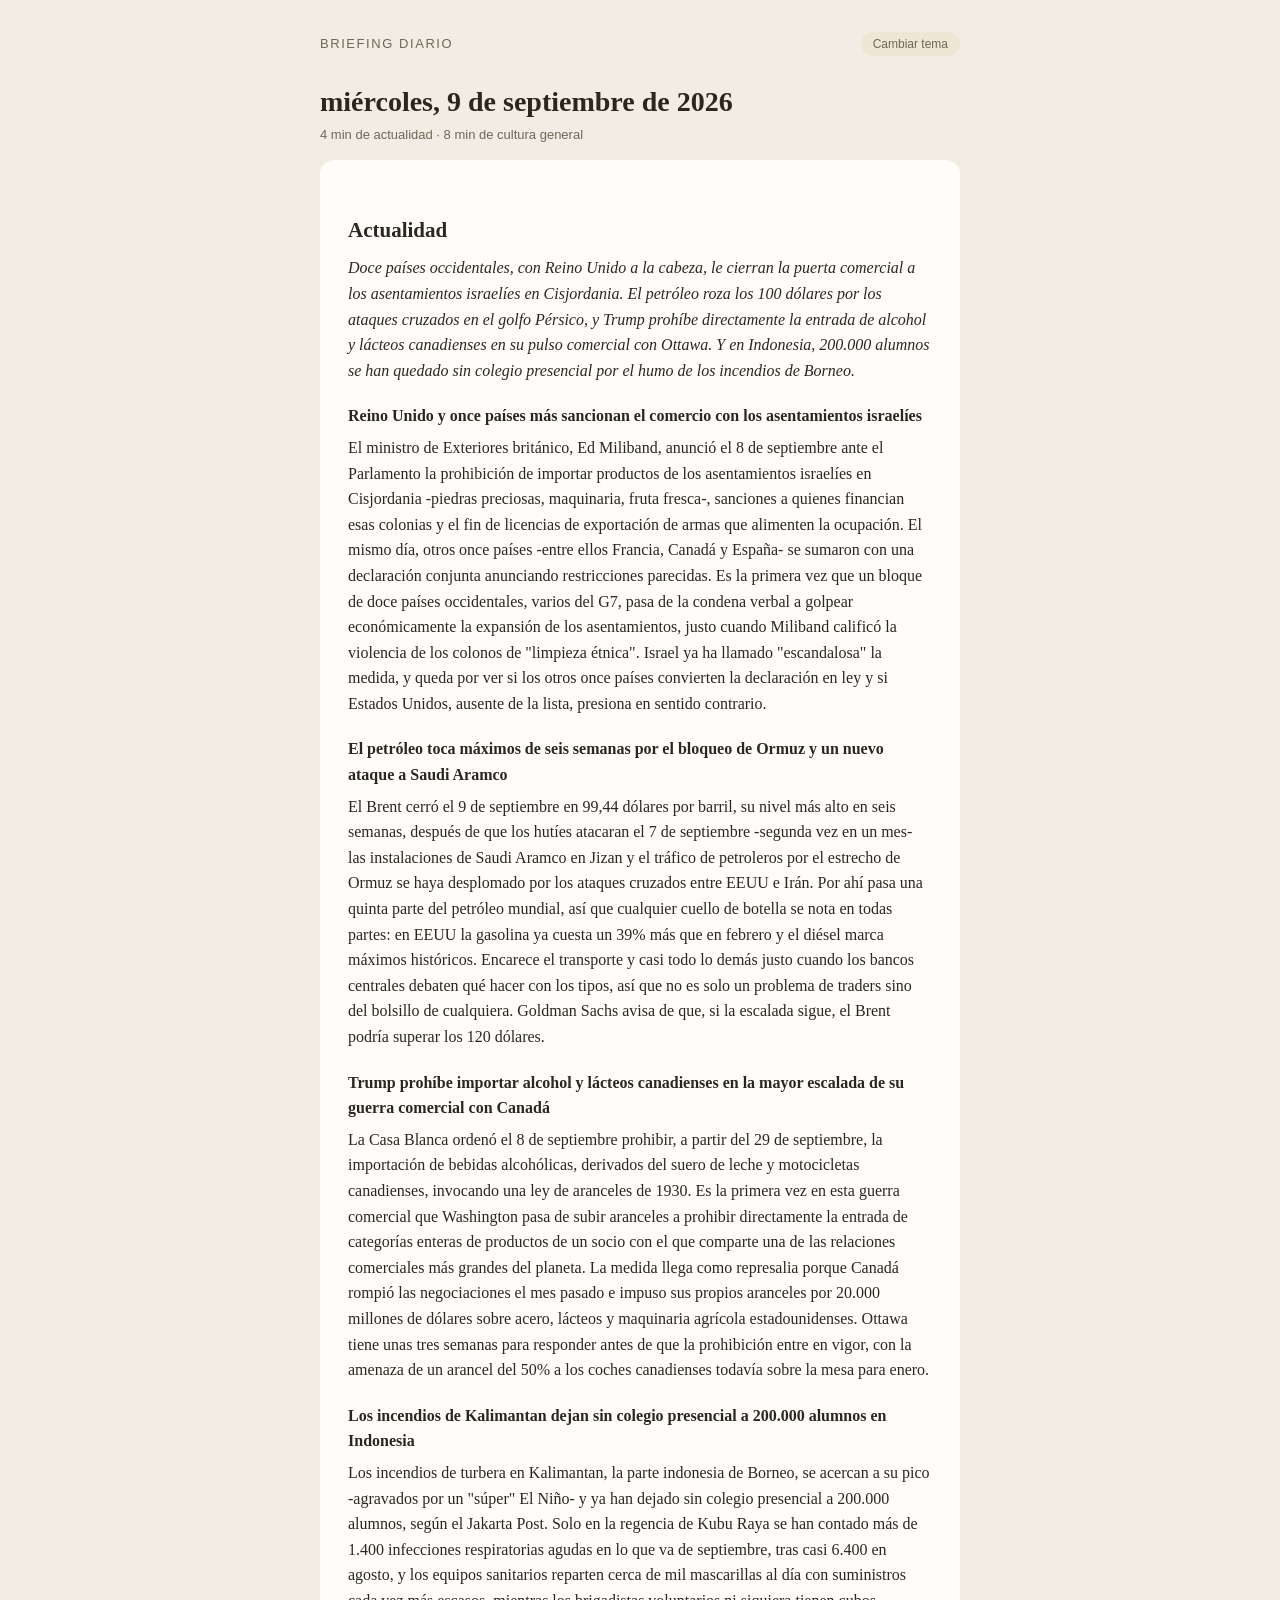
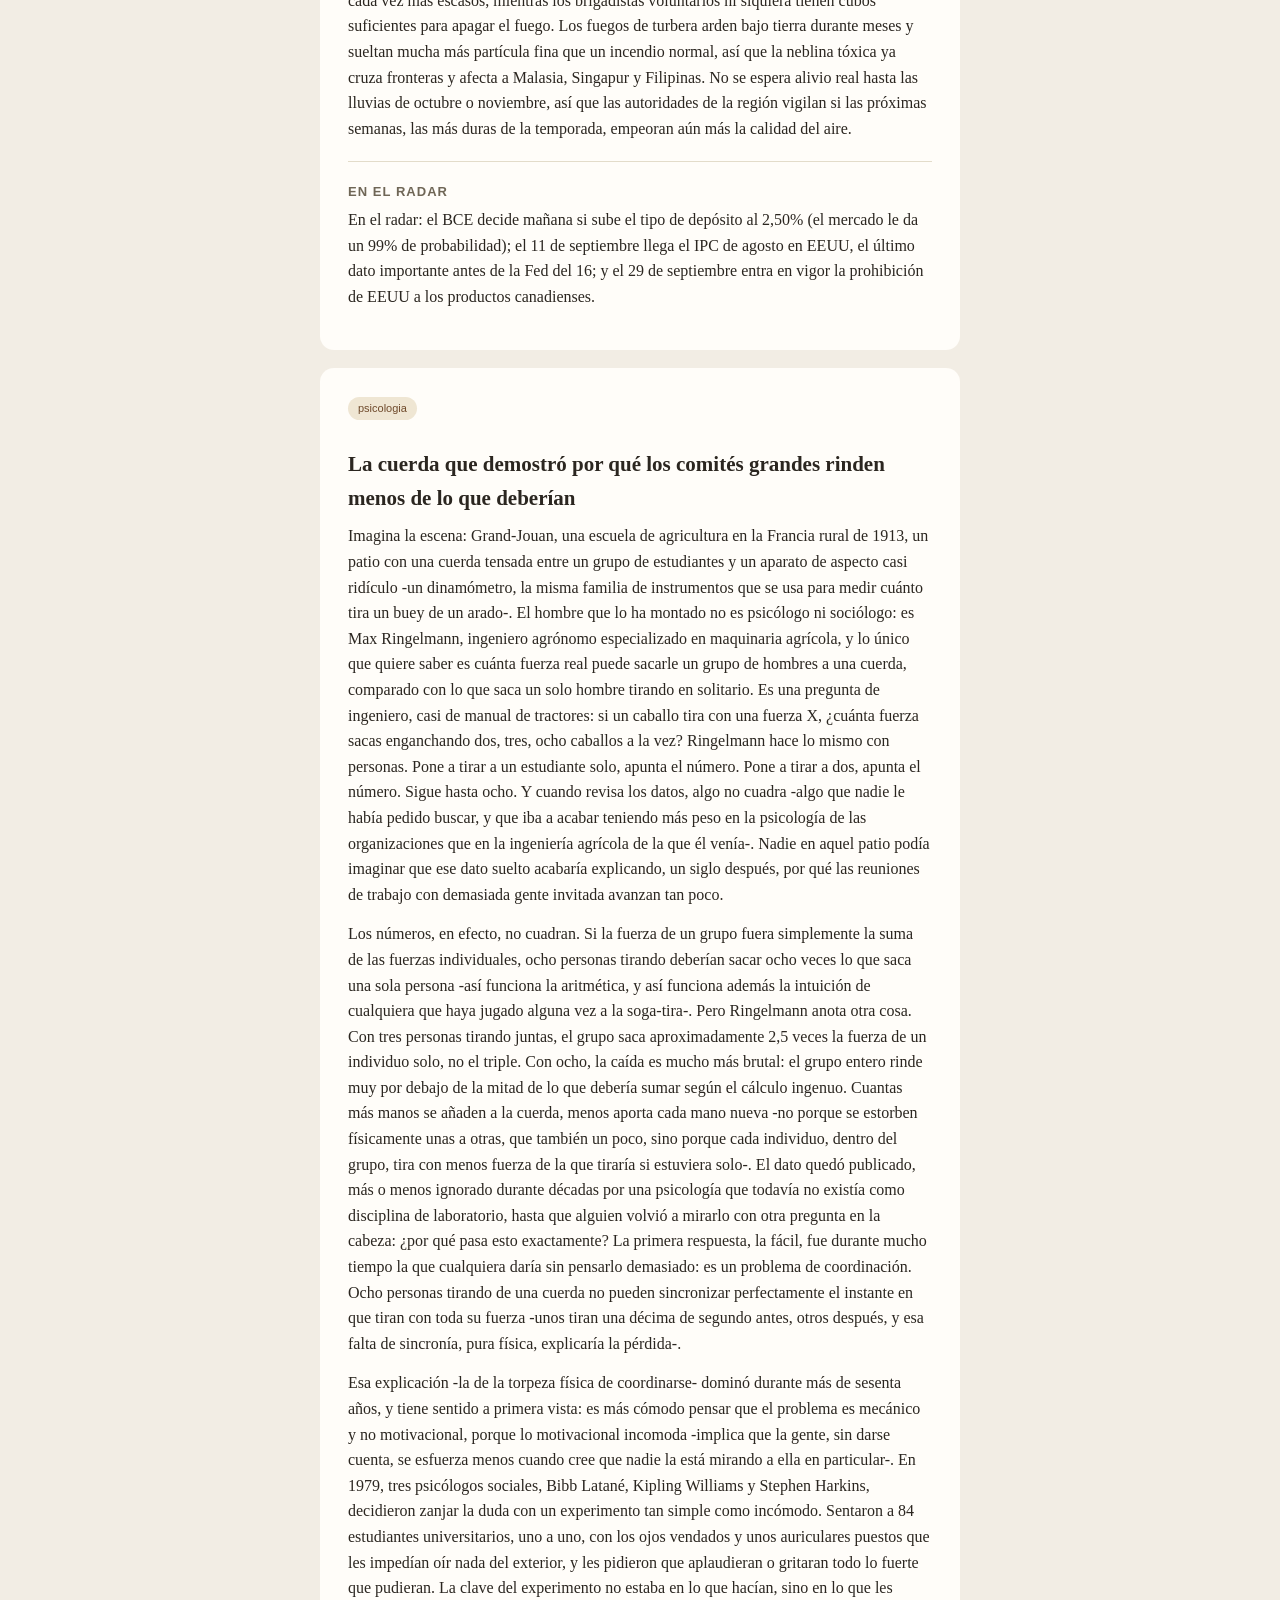
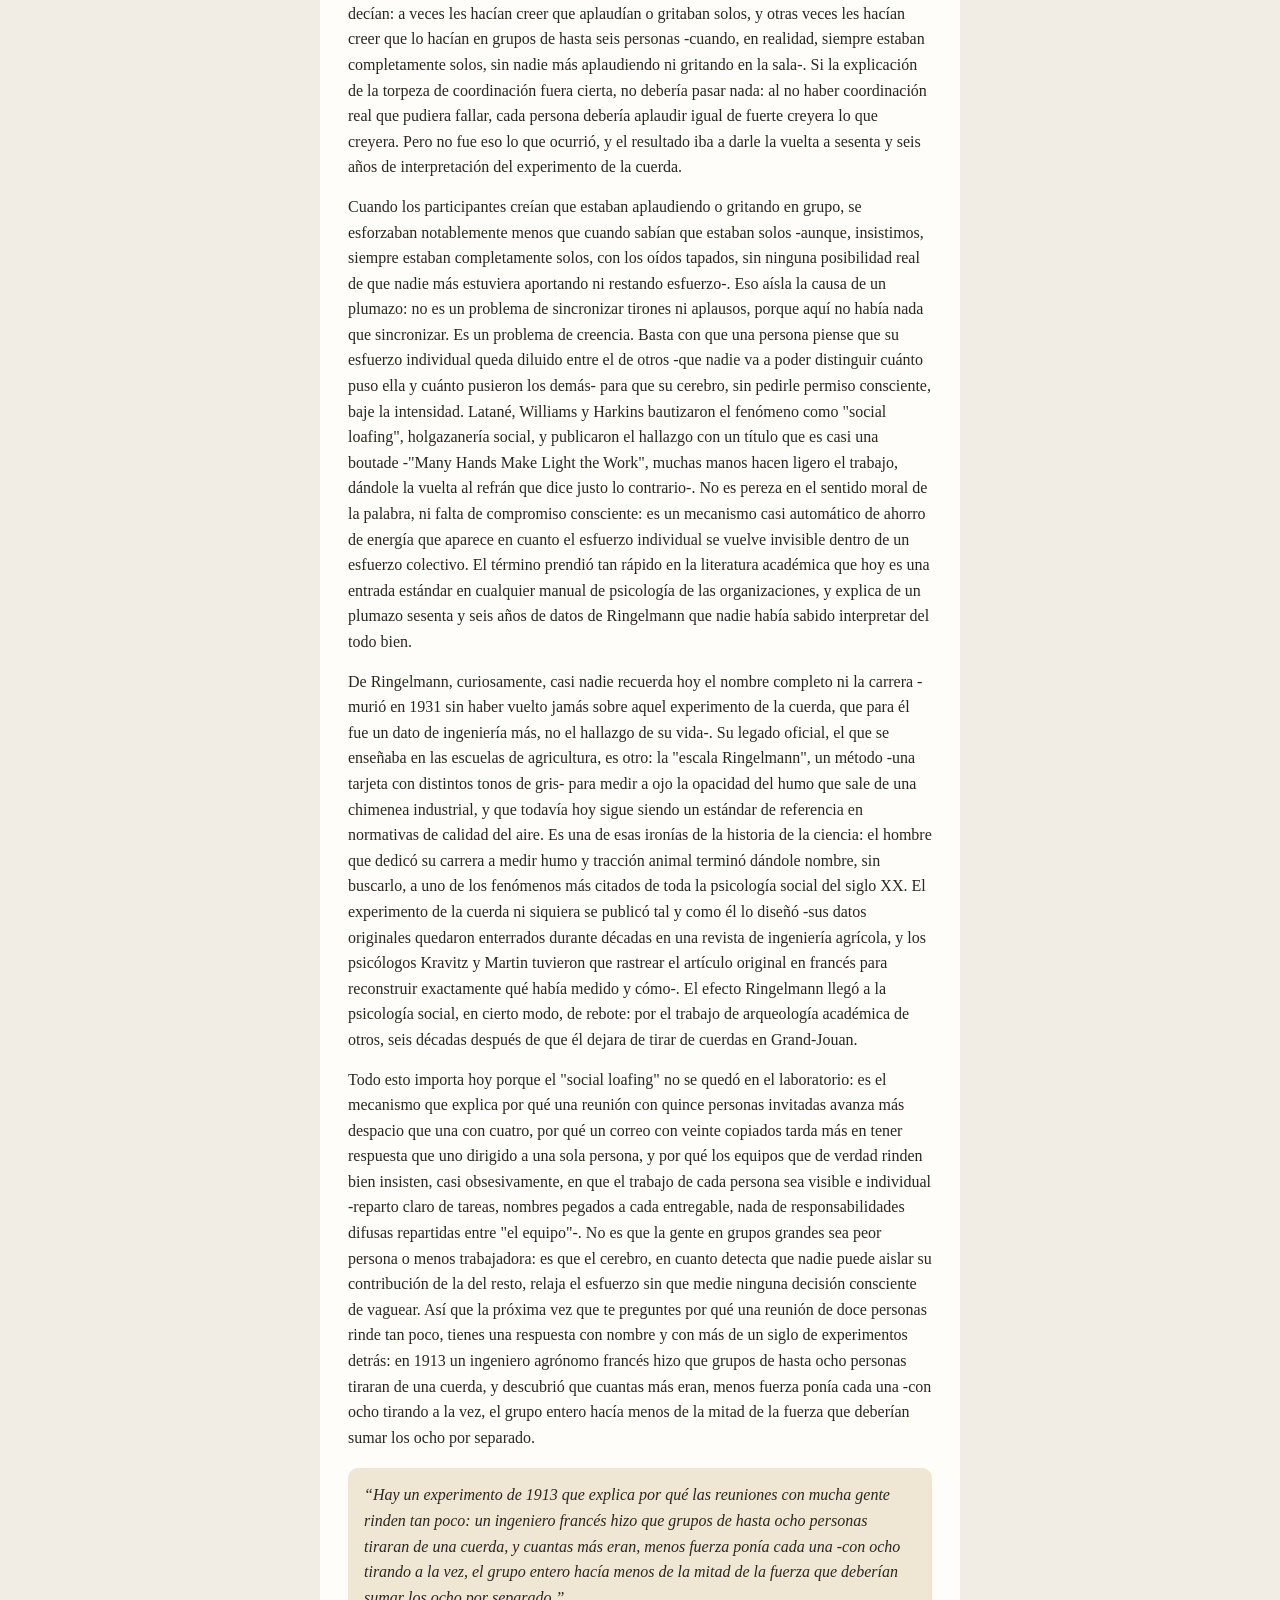
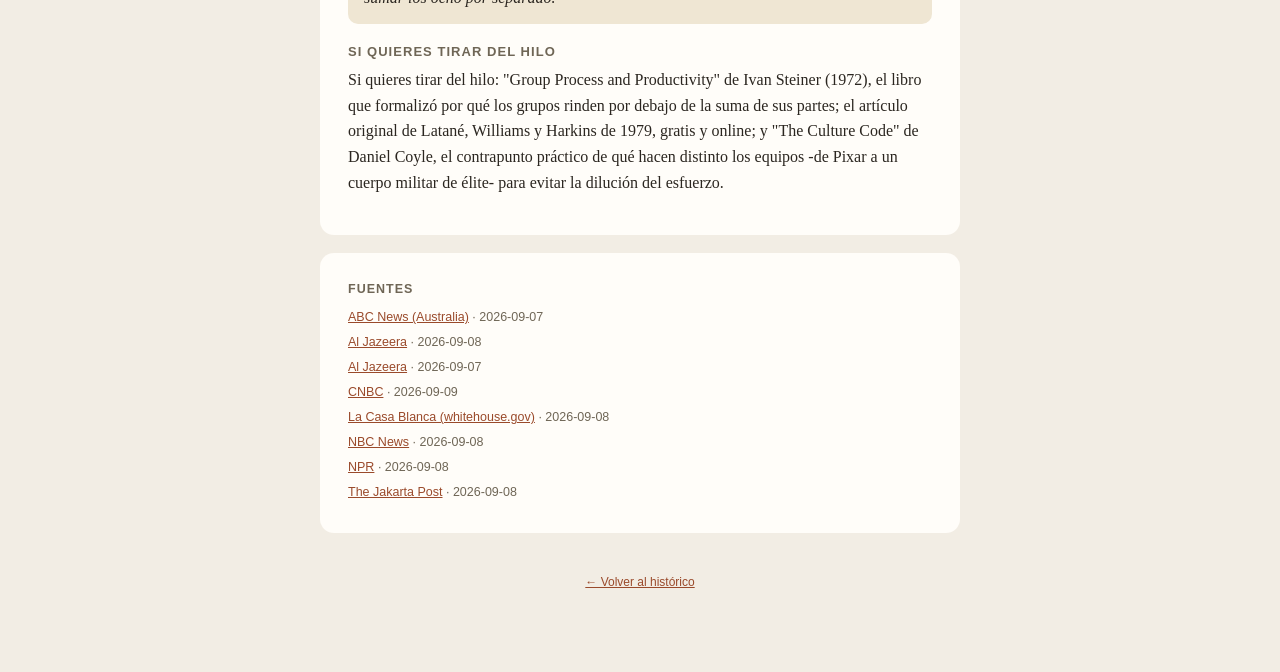
<file: docs/b/2026-09-09.html>
<!DOCTYPE html>
<html lang="es">
<head>
<meta charset="utf-8">
<meta name="viewport" content="width=device-width, initial-scale=1.0">
<title>miércoles, 9 de septiembre de 2026 — Briefing diario</title>
<meta name="description" content="La cuerda que demostró por qué los comités grandes rinden menos de lo que deberían — miércoles, 9 de septiembre de 2026">
<link rel="stylesheet" href="../assets/styles.css">
</head>
<body>
<div class="wrap">
  <header class="site">
    <a class="brand" href="../index.html">Briefing diario</a>
    <button class="theme-toggle" id="theme-toggle" type="button">Cambiar tema</button>
  </header>

  <h1>miércoles, 9 de septiembre de 2026</h1>
  <p class="meta">4 min de actualidad · 8 min de cultura general</p>

  <div class="card">
    <h2>Actualidad</h2>
    <p style="font-style: italic;">Doce países occidentales, con Reino Unido a la cabeza, le cierran la puerta comercial a los asentamientos israelíes en Cisjordania. El petróleo roza los 100 dólares por los ataques cruzados en el golfo Pérsico, y Trump prohíbe directamente la entrada de alcohol y lácteos canadienses en su pulso comercial con Ottawa. Y en Indonesia, 200.000 alumnos se han quedado sin colegio presencial por el humo de los incendios de Borneo.</p>
    <h3>Reino Unido y once países más sancionan el comercio con los asentamientos israelíes</h3>
    <p>El ministro de Exteriores británico, Ed Miliband, anunció el 8 de septiembre ante el Parlamento la prohibición de importar productos de los asentamientos israelíes en Cisjordania -piedras preciosas, maquinaria, fruta fresca-, sanciones a quienes financian esas colonias y el fin de licencias de exportación de armas que alimenten la ocupación. El mismo día, otros once países -entre ellos Francia, Canadá y España- se sumaron con una declaración conjunta anunciando restricciones parecidas. Es la primera vez que un bloque de doce países occidentales, varios del G7, pasa de la condena verbal a golpear económicamente la expansión de los asentamientos, justo cuando Miliband calificó la violencia de los colonos de &#34;limpieza étnica&#34;. Israel ya ha llamado &#34;escandalosa&#34; la medida, y queda por ver si los otros once países convierten la declaración en ley y si Estados Unidos, ausente de la lista, presiona en sentido contrario.</p>
    <h3>El petróleo toca máximos de seis semanas por el bloqueo de Ormuz y un nuevo ataque a Saudi Aramco</h3>
    <p>El Brent cerró el 9 de septiembre en 99,44 dólares por barril, su nivel más alto en seis semanas, después de que los hutíes atacaran el 7 de septiembre -segunda vez en un mes- las instalaciones de Saudi Aramco en Jizan y el tráfico de petroleros por el estrecho de Ormuz se haya desplomado por los ataques cruzados entre EEUU e Irán. Por ahí pasa una quinta parte del petróleo mundial, así que cualquier cuello de botella se nota en todas partes: en EEUU la gasolina ya cuesta un 39% más que en febrero y el diésel marca máximos históricos. Encarece el transporte y casi todo lo demás justo cuando los bancos centrales debaten qué hacer con los tipos, así que no es solo un problema de traders sino del bolsillo de cualquiera. Goldman Sachs avisa de que, si la escalada sigue, el Brent podría superar los 120 dólares.</p>
    <h3>Trump prohíbe importar alcohol y lácteos canadienses en la mayor escalada de su guerra comercial con Canadá</h3>
    <p>La Casa Blanca ordenó el 8 de septiembre prohibir, a partir del 29 de septiembre, la importación de bebidas alcohólicas, derivados del suero de leche y motocicletas canadienses, invocando una ley de aranceles de 1930. Es la primera vez en esta guerra comercial que Washington pasa de subir aranceles a prohibir directamente la entrada de categorías enteras de productos de un socio con el que comparte una de las relaciones comerciales más grandes del planeta. La medida llega como represalia porque Canadá rompió las negociaciones el mes pasado e impuso sus propios aranceles por 20.000 millones de dólares sobre acero, lácteos y maquinaria agrícola estadounidenses. Ottawa tiene unas tres semanas para responder antes de que la prohibición entre en vigor, con la amenaza de un arancel del 50% a los coches canadienses todavía sobre la mesa para enero.</p>
    <h3>Los incendios de Kalimantan dejan sin colegio presencial a 200.000 alumnos en Indonesia</h3>
    <p>Los incendios de turbera en Kalimantan, la parte indonesia de Borneo, se acercan a su pico -agravados por un &#34;súper&#34; El Niño- y ya han dejado sin colegio presencial a 200.000 alumnos, según el Jakarta Post. Solo en la regencia de Kubu Raya se han contado más de 1.400 infecciones respiratorias agudas en lo que va de septiembre, tras casi 6.400 en agosto, y los equipos sanitarios reparten cerca de mil mascarillas al día con suministros cada vez más escasos, mientras los brigadistas voluntarios ni siquiera tienen cubos suficientes para apagar el fuego. Los fuegos de turbera arden bajo tierra durante meses y sueltan mucha más partícula fina que un incendio normal, así que la neblina tóxica ya cruza fronteras y afecta a Malasia, Singapur y Filipinas. No se espera alivio real hasta las lluvias de octubre o noviembre, así que las autoridades de la región vigilan si las próximas semanas, las más duras de la temporada, empeoran aún más la calidad del aire.</p>
    <hr class="rule">
    <p class="meta" style="text-transform: uppercase; letter-spacing: 0.08em; font-weight: 700; margin-bottom: 4px;">En el radar</p>
    <p>En el radar: el BCE decide mañana si sube el tipo de depósito al 2,50% (el mercado le da un 99% de probabilidad); el 11 de septiembre llega el IPC de agosto en EEUU, el último dato importante antes de la Fed del 16; y el 29 de septiembre entra en vigor la prohibición de EEUU a los productos canadienses.</p>
  </div>

  <div class="card">
    <span class="badge">psicologia</span>
    <h2>La cuerda que demostró por qué los comités grandes rinden menos de lo que deberían</h2>
    <p>Imagina la escena: Grand-Jouan, una escuela de agricultura en la Francia rural de 1913, un patio con una cuerda tensada entre un grupo de estudiantes y un aparato de aspecto casi ridículo -un dinamómetro, la misma familia de instrumentos que se usa para medir cuánto tira un buey de un arado-. El hombre que lo ha montado no es psicólogo ni sociólogo: es Max Ringelmann, ingeniero agrónomo especializado en maquinaria agrícola, y lo único que quiere saber es cuánta fuerza real puede sacarle un grupo de hombres a una cuerda, comparado con lo que saca un solo hombre tirando en solitario. Es una pregunta de ingeniero, casi de manual de tractores: si un caballo tira con una fuerza X, ¿cuánta fuerza sacas enganchando dos, tres, ocho caballos a la vez? Ringelmann hace lo mismo con personas. Pone a tirar a un estudiante solo, apunta el número. Pone a tirar a dos, apunta el número. Sigue hasta ocho. Y cuando revisa los datos, algo no cuadra -algo que nadie le había pedido buscar, y que iba a acabar teniendo más peso en la psicología de las organizaciones que en la ingeniería agrícola de la que él venía-. Nadie en aquel patio podía imaginar que ese dato suelto acabaría explicando, un siglo después, por qué las reuniones de trabajo con demasiada gente invitada avanzan tan poco.</p>
    <p>Los números, en efecto, no cuadran. Si la fuerza de un grupo fuera simplemente la suma de las fuerzas individuales, ocho personas tirando deberían sacar ocho veces lo que saca una sola persona -así funciona la aritmética, y así funciona además la intuición de cualquiera que haya jugado alguna vez a la soga-tira-. Pero Ringelmann anota otra cosa. Con tres personas tirando juntas, el grupo saca aproximadamente 2,5 veces la fuerza de un individuo solo, no el triple. Con ocho, la caída es mucho más brutal: el grupo entero rinde muy por debajo de la mitad de lo que debería sumar según el cálculo ingenuo. Cuantas más manos se añaden a la cuerda, menos aporta cada mano nueva -no porque se estorben físicamente unas a otras, que también un poco, sino porque cada individuo, dentro del grupo, tira con menos fuerza de la que tiraría si estuviera solo-. El dato quedó publicado, más o menos ignorado durante décadas por una psicología que todavía no existía como disciplina de laboratorio, hasta que alguien volvió a mirarlo con otra pregunta en la cabeza: ¿por qué pasa esto exactamente? La primera respuesta, la fácil, fue durante mucho tiempo la que cualquiera daría sin pensarlo demasiado: es un problema de coordinación. Ocho personas tirando de una cuerda no pueden sincronizar perfectamente el instante en que tiran con toda su fuerza -unos tiran una décima de segundo antes, otros después, y esa falta de sincronía, pura física, explicaría la pérdida-.</p>
    <p>Esa explicación -la de la torpeza física de coordinarse- dominó durante más de sesenta años, y tiene sentido a primera vista: es más cómodo pensar que el problema es mecánico y no motivacional, porque lo motivacional incomoda -implica que la gente, sin darse cuenta, se esfuerza menos cuando cree que nadie la está mirando a ella en particular-. En 1979, tres psicólogos sociales, Bibb Latané, Kipling Williams y Stephen Harkins, decidieron zanjar la duda con un experimento tan simple como incómodo. Sentaron a 84 estudiantes universitarios, uno a uno, con los ojos vendados y unos auriculares puestos que les impedían oír nada del exterior, y les pidieron que aplaudieran o gritaran todo lo fuerte que pudieran. La clave del experimento no estaba en lo que hacían, sino en lo que les decían: a veces les hacían creer que aplaudían o gritaban solos, y otras veces les hacían creer que lo hacían en grupos de hasta seis personas -cuando, en realidad, siempre estaban completamente solos, sin nadie más aplaudiendo ni gritando en la sala-. Si la explicación de la torpeza de coordinación fuera cierta, no debería pasar nada: al no haber coordinación real que pudiera fallar, cada persona debería aplaudir igual de fuerte creyera lo que creyera. Pero no fue eso lo que ocurrió, y el resultado iba a darle la vuelta a sesenta y seis años de interpretación del experimento de la cuerda.</p>
    <p>Cuando los participantes creían que estaban aplaudiendo o gritando en grupo, se esforzaban notablemente menos que cuando sabían que estaban solos -aunque, insistimos, siempre estaban completamente solos, con los oídos tapados, sin ninguna posibilidad real de que nadie más estuviera aportando ni restando esfuerzo-. Eso aísla la causa de un plumazo: no es un problema de sincronizar tirones ni aplausos, porque aquí no había nada que sincronizar. Es un problema de creencia. Basta con que una persona piense que su esfuerzo individual queda diluido entre el de otros -que nadie va a poder distinguir cuánto puso ella y cuánto pusieron los demás- para que su cerebro, sin pedirle permiso consciente, baje la intensidad. Latané, Williams y Harkins bautizaron el fenómeno como &#34;social loafing&#34;, holgazanería social, y publicaron el hallazgo con un título que es casi una boutade -&#34;Many Hands Make Light the Work&#34;, muchas manos hacen ligero el trabajo, dándole la vuelta al refrán que dice justo lo contrario-. No es pereza en el sentido moral de la palabra, ni falta de compromiso consciente: es un mecanismo casi automático de ahorro de energía que aparece en cuanto el esfuerzo individual se vuelve invisible dentro de un esfuerzo colectivo. El término prendió tan rápido en la literatura académica que hoy es una entrada estándar en cualquier manual de psicología de las organizaciones, y explica de un plumazo sesenta y seis años de datos de Ringelmann que nadie había sabido interpretar del todo bien.</p>
    <p>De Ringelmann, curiosamente, casi nadie recuerda hoy el nombre completo ni la carrera -murió en 1931 sin haber vuelto jamás sobre aquel experimento de la cuerda, que para él fue un dato de ingeniería más, no el hallazgo de su vida-. Su legado oficial, el que se enseñaba en las escuelas de agricultura, es otro: la &#34;escala Ringelmann&#34;, un método -una tarjeta con distintos tonos de gris- para medir a ojo la opacidad del humo que sale de una chimenea industrial, y que todavía hoy sigue siendo un estándar de referencia en normativas de calidad del aire. Es una de esas ironías de la historia de la ciencia: el hombre que dedicó su carrera a medir humo y tracción animal terminó dándole nombre, sin buscarlo, a uno de los fenómenos más citados de toda la psicología social del siglo XX. El experimento de la cuerda ni siquiera se publicó tal y como él lo diseñó -sus datos originales quedaron enterrados durante décadas en una revista de ingeniería agrícola, y los psicólogos Kravitz y Martin tuvieron que rastrear el artículo original en francés para reconstruir exactamente qué había medido y cómo-. El efecto Ringelmann llegó a la psicología social, en cierto modo, de rebote: por el trabajo de arqueología académica de otros, seis décadas después de que él dejara de tirar de cuerdas en Grand-Jouan.</p>
    <p>Todo esto importa hoy porque el &#34;social loafing&#34; no se quedó en el laboratorio: es el mecanismo que explica por qué una reunión con quince personas invitadas avanza más despacio que una con cuatro, por qué un correo con veinte copiados tarda más en tener respuesta que uno dirigido a una sola persona, y por qué los equipos que de verdad rinden bien insisten, casi obsesivamente, en que el trabajo de cada persona sea visible e individual -reparto claro de tareas, nombres pegados a cada entregable, nada de responsabilidades difusas repartidas entre &#34;el equipo&#34;-. No es que la gente en grupos grandes sea peor persona o menos trabajadora: es que el cerebro, en cuanto detecta que nadie puede aislar su contribución de la del resto, relaja el esfuerzo sin que medie ninguna decisión consciente de vaguear. Así que la próxima vez que te preguntes por qué una reunión de doce personas rinde tan poco, tienes una respuesta con nombre y con más de un siglo de experimentos detrás: en 1913 un ingeniero agrónomo francés hizo que grupos de hasta ocho personas tiraran de una cuerda, y descubrió que cuantas más eran, menos fuerza ponía cada una -con ocho tirando a la vez, el grupo entero hacía menos de la mitad de la fuerza que deberían sumar los ocho por separado.</p>
    <div class="pull">&ldquo;Hay un experimento de 1913 que explica por qué las reuniones con mucha gente rinden tan poco: un ingeniero francés hizo que grupos de hasta ocho personas tiraran de una cuerda, y cuantas más eran, menos fuerza ponía cada una -con ocho tirando a la vez, el grupo entero hacía menos de la mitad de la fuerza que deberían sumar los ocho por separado.&rdquo;</div>
    <p class="meta" style="text-transform: uppercase; letter-spacing: 0.08em; font-weight: 700; margin-bottom: 4px;">Si quieres tirar del hilo</p>
    <p>Si quieres tirar del hilo: &#34;Group Process and Productivity&#34; de Ivan Steiner (1972), el libro que formalizó por qué los grupos rinden por debajo de la suma de sus partes; el artículo original de Latané, Williams y Harkins de 1979, gratis y online; y &#34;The Culture Code&#34; de Daniel Coyle, el contrapunto práctico de qué hacen distinto los equipos -de Pixar a un cuerpo militar de élite- para evitar la dilución del esfuerzo.</p>
  </div>

  <div class="card fuentes">
    <p class="meta" style="text-transform: uppercase; letter-spacing: 0.08em; font-weight: 700; margin-bottom: 8px;">Fuentes</p>
    <p><a href="https://www.abc.net.au/news/2026-09-07/indonesia-wildfires-haze-poor-air-quality-smog-drought-el-nino/107122922">ABC News (Australia)</a> · 2026-09-07</p>
    <p><a href="https://www.aljazeera.com/news/2026/9/8/uk-bans-goods-from-israeli-west-bank-settlements-what-that-really-means">Al Jazeera</a> · 2026-09-08</p>
    <p><a href="https://www.aljazeera.com/economy/2026/9/7/oil-prices-surge-as-us-iran-strikes-intensify-in-strait-of-hormuz">Al Jazeera</a> · 2026-09-07</p>
    <p><a href="https://www.cnbc.com/2026/09/09/oil-prices-today-wti-brent-us-iran-hormuz-attacks.html">CNBC</a> · 2026-09-09</p>
    <p><a href="https://www.whitehouse.gov/fact-sheets/2026/09/fact-sheet-president-donald-j-trump-responds-to-canadas-retaliation/">La Casa Blanca (whitehouse.gov)</a> · 2026-09-08</p>
    <p><a href="https://www.nbcnews.com/business/economy/trump-escalates-trade-war-canada-moving-ban-import-autos-dairy-alcohol-rcna596666">NBC News</a> · 2026-09-08</p>
    <p><a href="https://www.npr.org/2026/09/08/nx-s1-5961044/uk-occcupied-west-bank-goods-israel">NPR</a> · 2026-09-08</p>
    <p><a href="https://www.thejakartapost.com/indonesia/2026/09/08/praying-for-rain-as-fires-haze-plague-kalimantan">The Jakarta Post</a> · 2026-09-08</p>
  </div>

  <footer class="site">
    <a href="../index.html">&larr; Volver al histórico</a>
  </footer>
</div>
<script src="../assets/theme.js"></script>
</body>
</html>
</file>
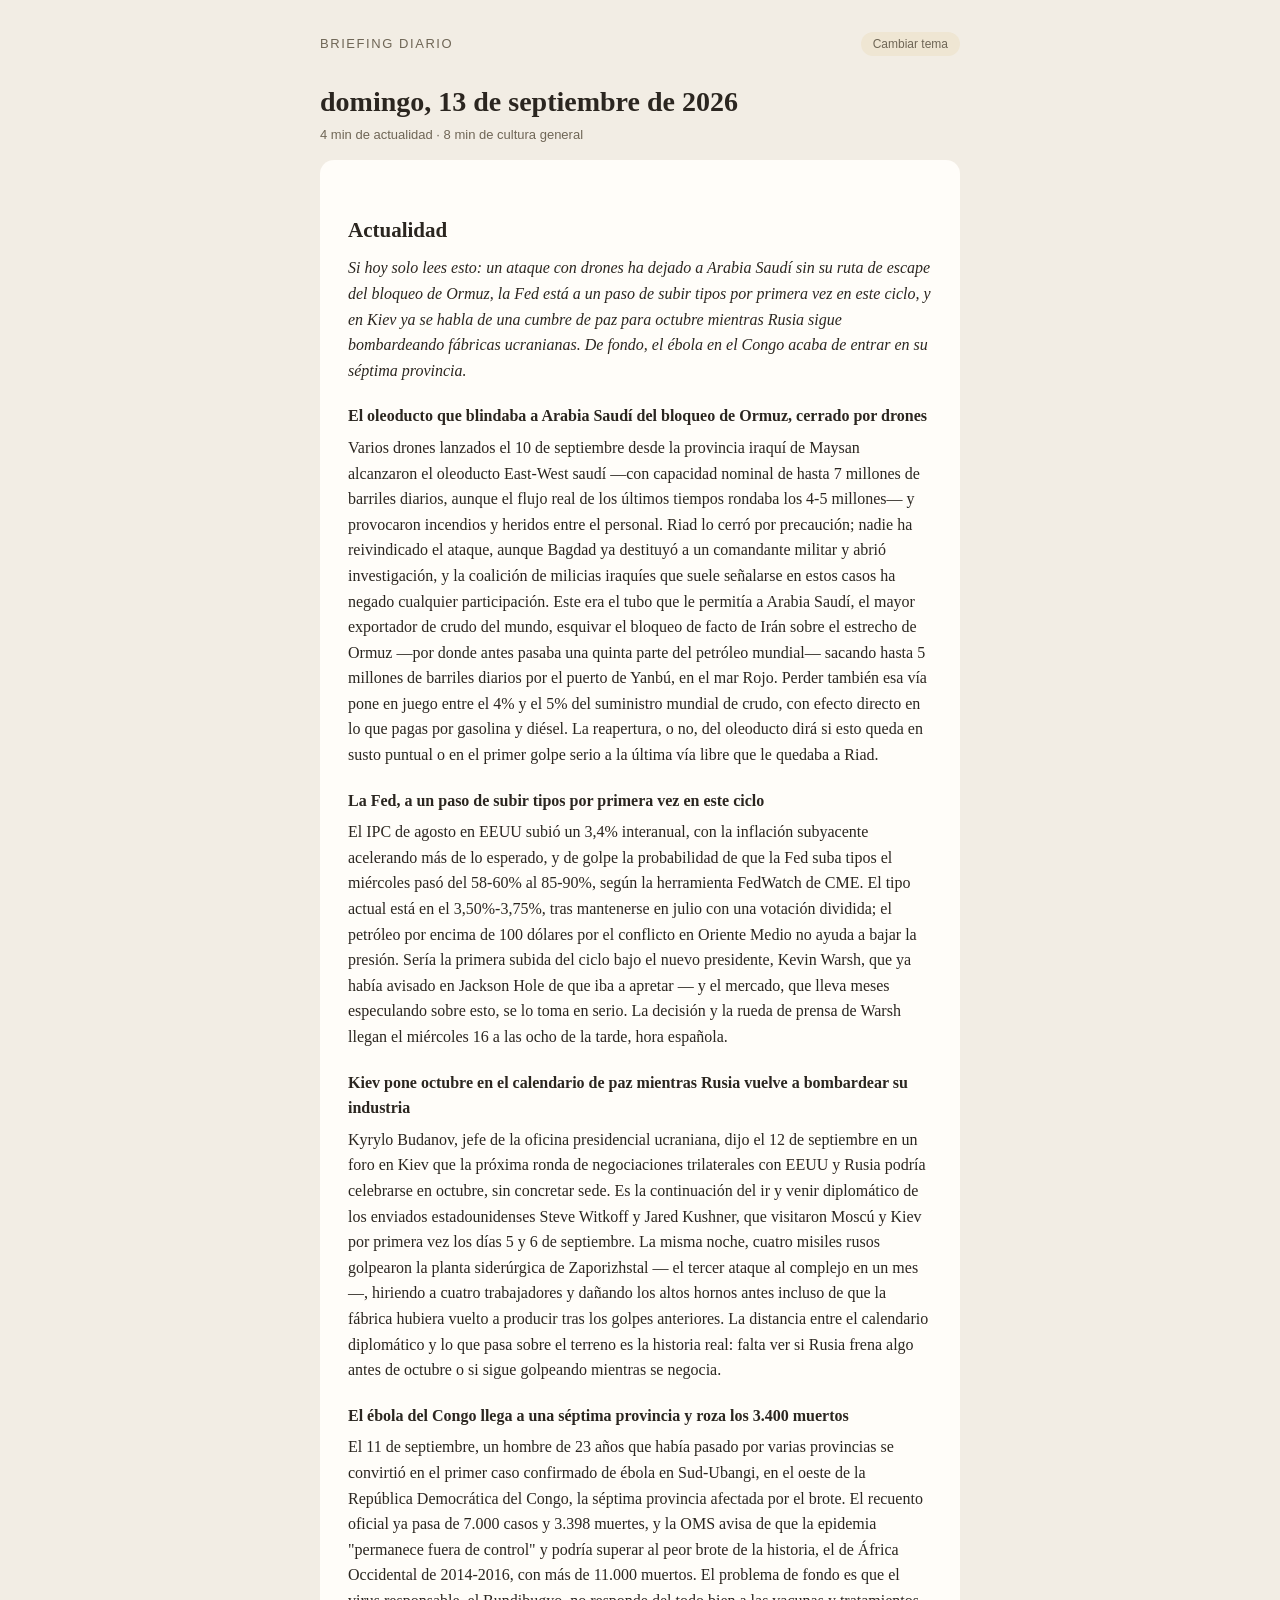
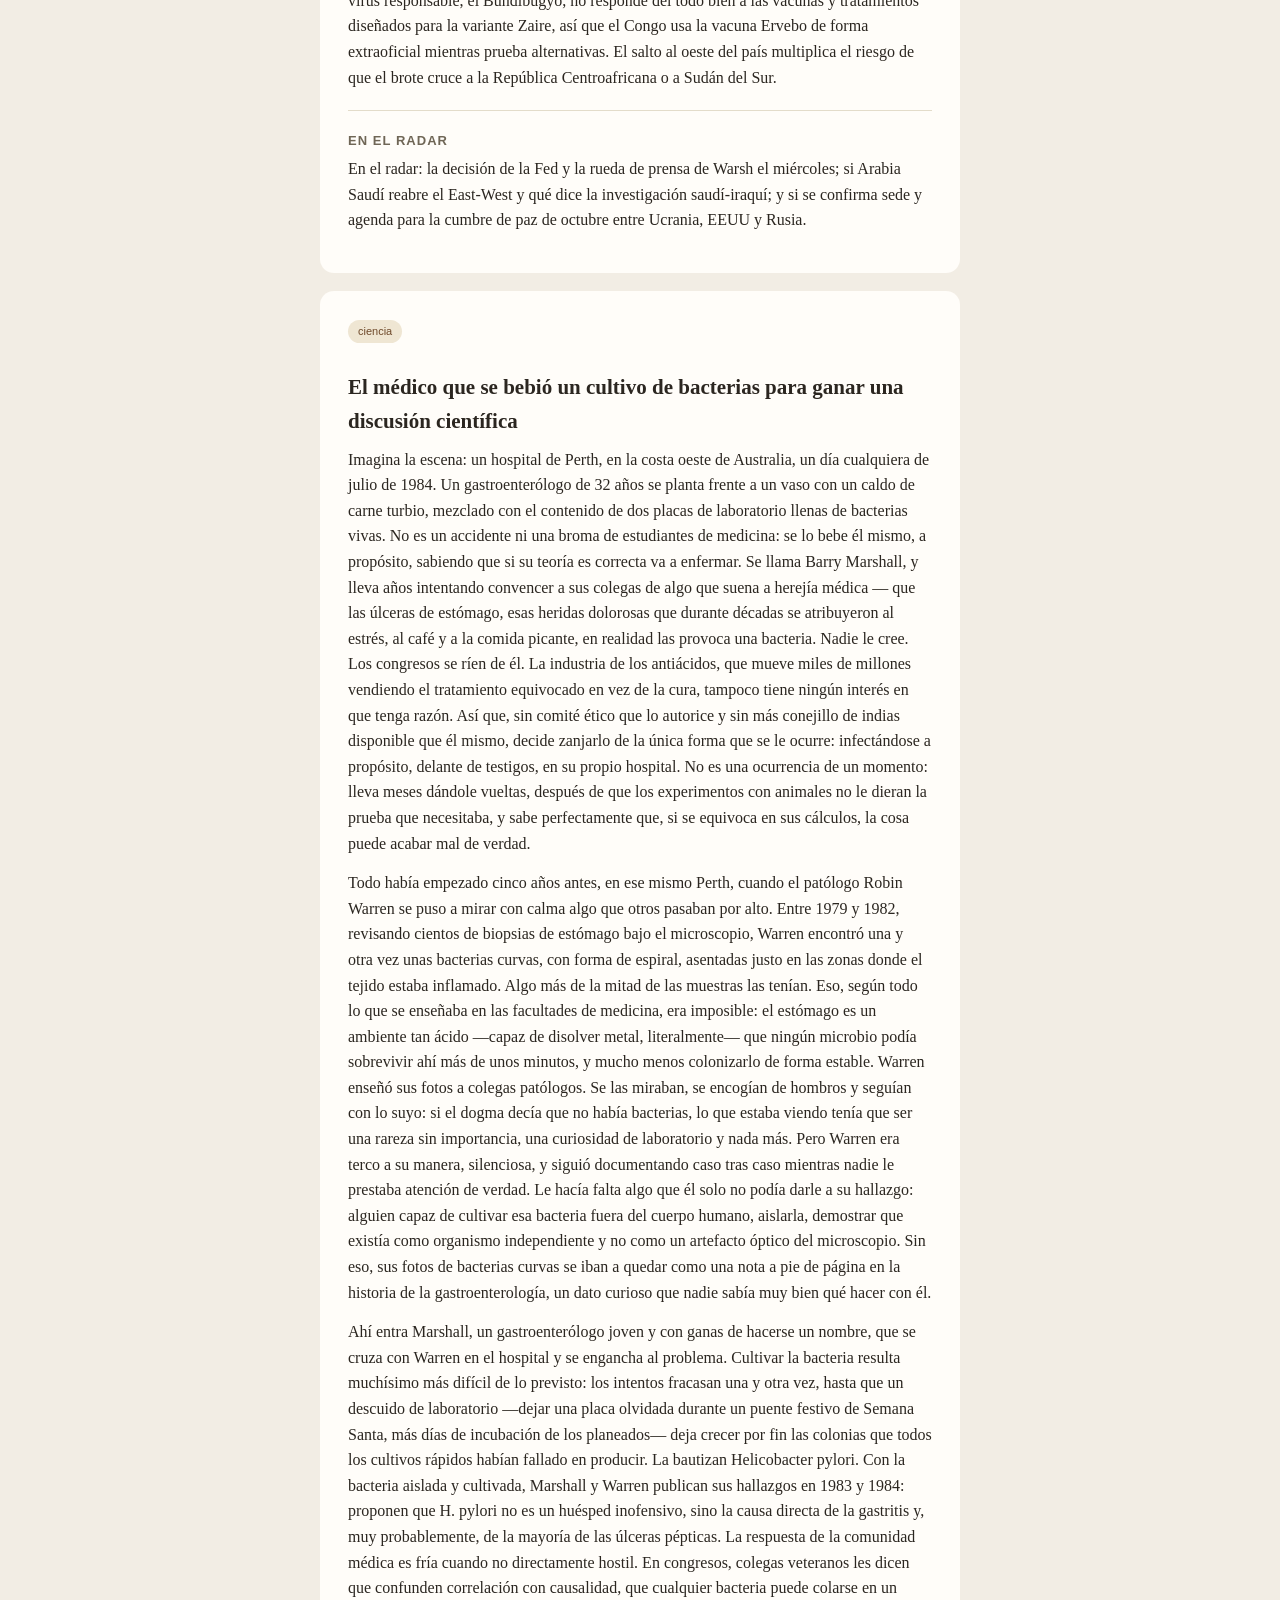
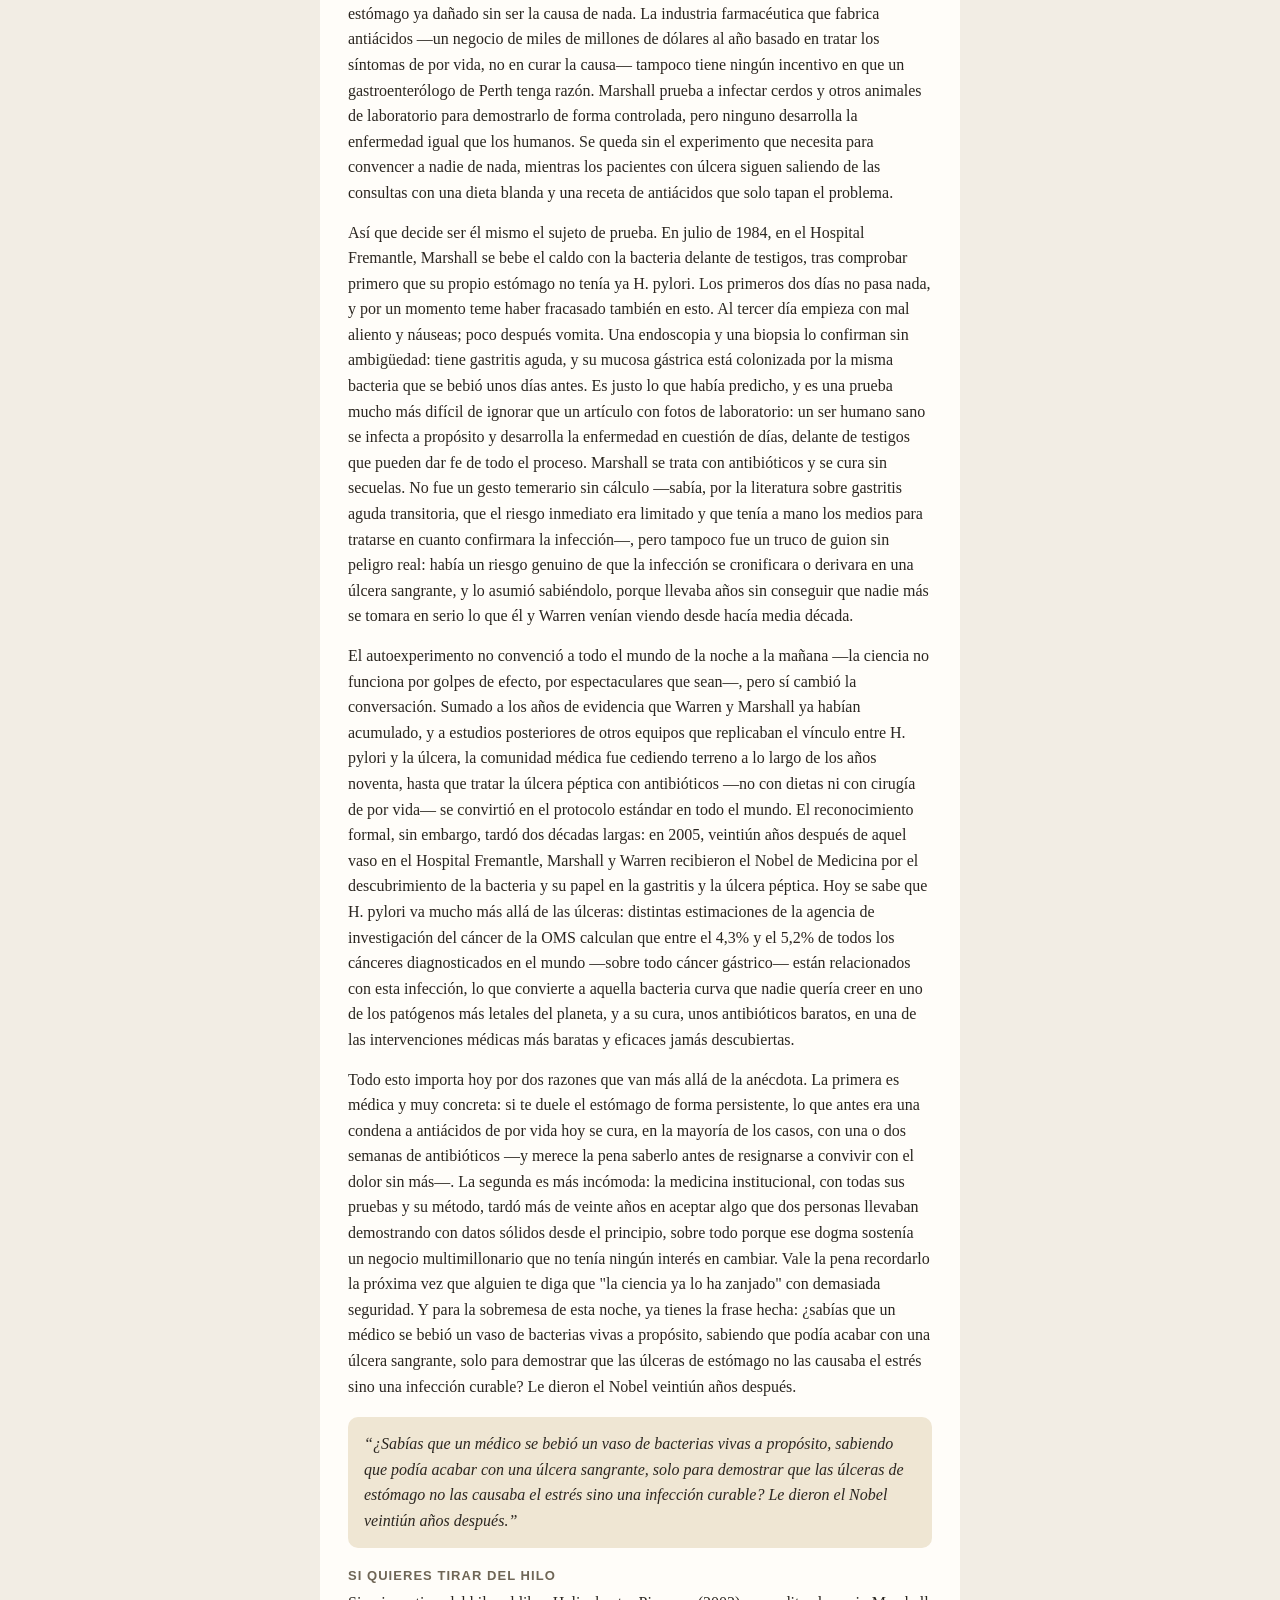
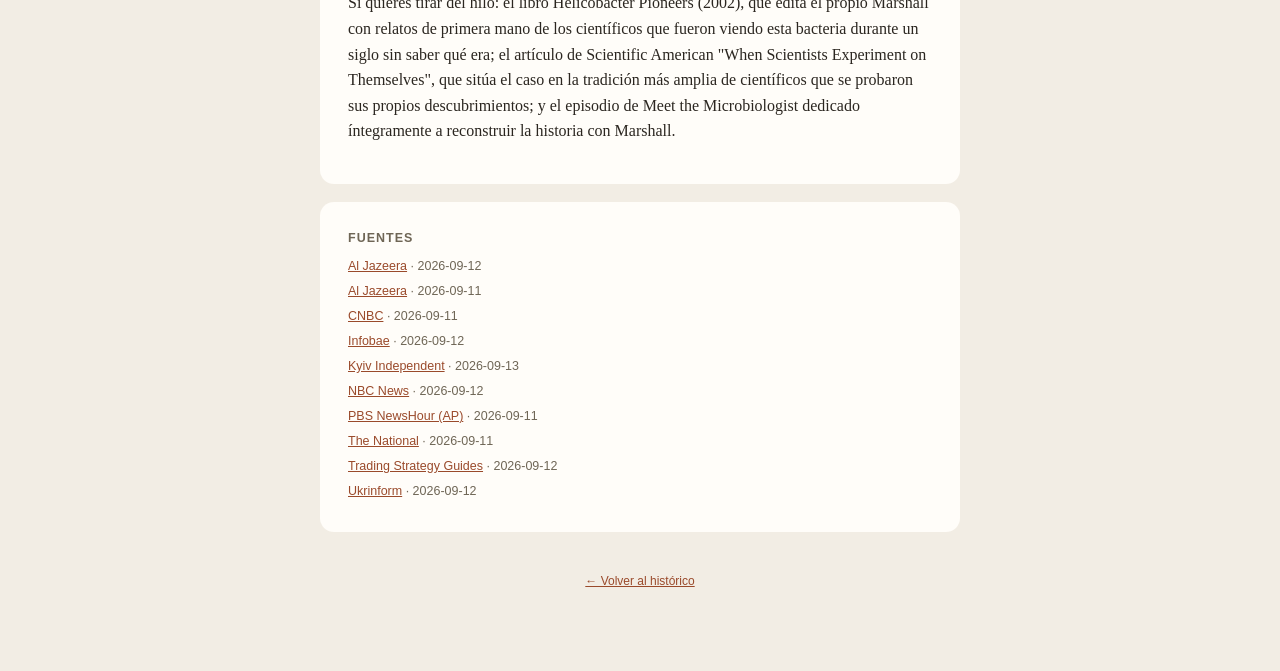
<file: docs/b/2026-09-13.html>
<!DOCTYPE html>
<html lang="es">
<head>
<meta charset="utf-8">
<meta name="viewport" content="width=device-width, initial-scale=1.0">
<title>domingo, 13 de septiembre de 2026 — Briefing diario</title>
<meta name="description" content="El médico que se bebió un cultivo de bacterias para ganar una discusión científica — domingo, 13 de septiembre de 2026">
<link rel="stylesheet" href="../assets/styles.css">
</head>
<body>
<div class="wrap">
  <header class="site">
    <a class="brand" href="../index.html">Briefing diario</a>
    <button class="theme-toggle" id="theme-toggle" type="button">Cambiar tema</button>
  </header>

  <h1>domingo, 13 de septiembre de 2026</h1>
  <p class="meta">4 min de actualidad · 8 min de cultura general</p>

  <div class="card">
    <h2>Actualidad</h2>
    <p style="font-style: italic;">Si hoy solo lees esto: un ataque con drones ha dejado a Arabia Saudí sin su ruta de escape del bloqueo de Ormuz, la Fed está a un paso de subir tipos por primera vez en este ciclo, y en Kiev ya se habla de una cumbre de paz para octubre mientras Rusia sigue bombardeando fábricas ucranianas. De fondo, el ébola en el Congo acaba de entrar en su séptima provincia.</p>
    <h3>El oleoducto que blindaba a Arabia Saudí del bloqueo de Ormuz, cerrado por drones</h3>
    <p>Varios drones lanzados el 10 de septiembre desde la provincia iraquí de Maysan alcanzaron el oleoducto East-West saudí —con capacidad nominal de hasta 7 millones de barriles diarios, aunque el flujo real de los últimos tiempos rondaba los 4-5 millones— y provocaron incendios y heridos entre el personal. Riad lo cerró por precaución; nadie ha reivindicado el ataque, aunque Bagdad ya destituyó a un comandante militar y abrió investigación, y la coalición de milicias iraquíes que suele señalarse en estos casos ha negado cualquier participación. Este era el tubo que le permitía a Arabia Saudí, el mayor exportador de crudo del mundo, esquivar el bloqueo de facto de Irán sobre el estrecho de Ormuz —por donde antes pasaba una quinta parte del petróleo mundial— sacando hasta 5 millones de barriles diarios por el puerto de Yanbú, en el mar Rojo. Perder también esa vía pone en juego entre el 4% y el 5% del suministro mundial de crudo, con efecto directo en lo que pagas por gasolina y diésel. La reapertura, o no, del oleoducto dirá si esto queda en susto puntual o en el primer golpe serio a la última vía libre que le quedaba a Riad.</p>
    <h3>La Fed, a un paso de subir tipos por primera vez en este ciclo</h3>
    <p>El IPC de agosto en EEUU subió un 3,4% interanual, con la inflación subyacente acelerando más de lo esperado, y de golpe la probabilidad de que la Fed suba tipos el miércoles pasó del 58-60% al 85-90%, según la herramienta FedWatch de CME. El tipo actual está en el 3,50%-3,75%, tras mantenerse en julio con una votación dividida; el petróleo por encima de 100 dólares por el conflicto en Oriente Medio no ayuda a bajar la presión. Sería la primera subida del ciclo bajo el nuevo presidente, Kevin Warsh, que ya había avisado en Jackson Hole de que iba a apretar — y el mercado, que lleva meses especulando sobre esto, se lo toma en serio. La decisión y la rueda de prensa de Warsh llegan el miércoles 16 a las ocho de la tarde, hora española.</p>
    <h3>Kiev pone octubre en el calendario de paz mientras Rusia vuelve a bombardear su industria</h3>
    <p>Kyrylo Budanov, jefe de la oficina presidencial ucraniana, dijo el 12 de septiembre en un foro en Kiev que la próxima ronda de negociaciones trilaterales con EEUU y Rusia podría celebrarse en octubre, sin concretar sede. Es la continuación del ir y venir diplomático de los enviados estadounidenses Steve Witkoff y Jared Kushner, que visitaron Moscú y Kiev por primera vez los días 5 y 6 de septiembre. La misma noche, cuatro misiles rusos golpearon la planta siderúrgica de Zaporizhstal — el tercer ataque al complejo en un mes —, hiriendo a cuatro trabajadores y dañando los altos hornos antes incluso de que la fábrica hubiera vuelto a producir tras los golpes anteriores. La distancia entre el calendario diplomático y lo que pasa sobre el terreno es la historia real: falta ver si Rusia frena algo antes de octubre o si sigue golpeando mientras se negocia.</p>
    <h3>El ébola del Congo llega a una séptima provincia y roza los 3.400 muertos</h3>
    <p>El 11 de septiembre, un hombre de 23 años que había pasado por varias provincias se convirtió en el primer caso confirmado de ébola en Sud-Ubangi, en el oeste de la República Democrática del Congo, la séptima provincia afectada por el brote. El recuento oficial ya pasa de 7.000 casos y 3.398 muertes, y la OMS avisa de que la epidemia &#34;permanece fuera de control&#34; y podría superar al peor brote de la historia, el de África Occidental de 2014-2016, con más de 11.000 muertos. El problema de fondo es que el virus responsable, el Bundibugyo, no responde del todo bien a las vacunas y tratamientos diseñados para la variante Zaire, así que el Congo usa la vacuna Ervebo de forma extraoficial mientras prueba alternativas. El salto al oeste del país multiplica el riesgo de que el brote cruce a la República Centroafricana o a Sudán del Sur.</p>
    <hr class="rule">
    <p class="meta" style="text-transform: uppercase; letter-spacing: 0.08em; font-weight: 700; margin-bottom: 4px;">En el radar</p>
    <p>En el radar: la decisión de la Fed y la rueda de prensa de Warsh el miércoles; si Arabia Saudí reabre el East-West y qué dice la investigación saudí-iraquí; y si se confirma sede y agenda para la cumbre de paz de octubre entre Ucrania, EEUU y Rusia.</p>
  </div>

  <div class="card">
    <span class="badge">ciencia</span>
    <h2>El médico que se bebió un cultivo de bacterias para ganar una discusión científica</h2>
    <p>Imagina la escena: un hospital de Perth, en la costa oeste de Australia, un día cualquiera de julio de 1984. Un gastroenterólogo de 32 años se planta frente a un vaso con un caldo de carne turbio, mezclado con el contenido de dos placas de laboratorio llenas de bacterias vivas. No es un accidente ni una broma de estudiantes de medicina: se lo bebe él mismo, a propósito, sabiendo que si su teoría es correcta va a enfermar. Se llama Barry Marshall, y lleva años intentando convencer a sus colegas de algo que suena a herejía médica — que las úlceras de estómago, esas heridas dolorosas que durante décadas se atribuyeron al estrés, al café y a la comida picante, en realidad las provoca una bacteria. Nadie le cree. Los congresos se ríen de él. La industria de los antiácidos, que mueve miles de millones vendiendo el tratamiento equivocado en vez de la cura, tampoco tiene ningún interés en que tenga razón. Así que, sin comité ético que lo autorice y sin más conejillo de indias disponible que él mismo, decide zanjarlo de la única forma que se le ocurre: infectándose a propósito, delante de testigos, en su propio hospital. No es una ocurrencia de un momento: lleva meses dándole vueltas, después de que los experimentos con animales no le dieran la prueba que necesitaba, y sabe perfectamente que, si se equivoca en sus cálculos, la cosa puede acabar mal de verdad.</p>
    <p>Todo había empezado cinco años antes, en ese mismo Perth, cuando el patólogo Robin Warren se puso a mirar con calma algo que otros pasaban por alto. Entre 1979 y 1982, revisando cientos de biopsias de estómago bajo el microscopio, Warren encontró una y otra vez unas bacterias curvas, con forma de espiral, asentadas justo en las zonas donde el tejido estaba inflamado. Algo más de la mitad de las muestras las tenían. Eso, según todo lo que se enseñaba en las facultades de medicina, era imposible: el estómago es un ambiente tan ácido —capaz de disolver metal, literalmente— que ningún microbio podía sobrevivir ahí más de unos minutos, y mucho menos colonizarlo de forma estable. Warren enseñó sus fotos a colegas patólogos. Se las miraban, se encogían de hombros y seguían con lo suyo: si el dogma decía que no había bacterias, lo que estaba viendo tenía que ser una rareza sin importancia, una curiosidad de laboratorio y nada más. Pero Warren era terco a su manera, silenciosa, y siguió documentando caso tras caso mientras nadie le prestaba atención de verdad. Le hacía falta algo que él solo no podía darle a su hallazgo: alguien capaz de cultivar esa bacteria fuera del cuerpo humano, aislarla, demostrar que existía como organismo independiente y no como un artefacto óptico del microscopio. Sin eso, sus fotos de bacterias curvas se iban a quedar como una nota a pie de página en la historia de la gastroenterología, un dato curioso que nadie sabía muy bien qué hacer con él.</p>
    <p>Ahí entra Marshall, un gastroenterólogo joven y con ganas de hacerse un nombre, que se cruza con Warren en el hospital y se engancha al problema. Cultivar la bacteria resulta muchísimo más difícil de lo previsto: los intentos fracasan una y otra vez, hasta que un descuido de laboratorio —dejar una placa olvidada durante un puente festivo de Semana Santa, más días de incubación de los planeados— deja crecer por fin las colonias que todos los cultivos rápidos habían fallado en producir. La bautizan Helicobacter pylori. Con la bacteria aislada y cultivada, Marshall y Warren publican sus hallazgos en 1983 y 1984: proponen que H. pylori no es un huésped inofensivo, sino la causa directa de la gastritis y, muy probablemente, de la mayoría de las úlceras pépticas. La respuesta de la comunidad médica es fría cuando no directamente hostil. En congresos, colegas veteranos les dicen que confunden correlación con causalidad, que cualquier bacteria puede colarse en un estómago ya dañado sin ser la causa de nada. La industria farmacéutica que fabrica antiácidos —un negocio de miles de millones de dólares al año basado en tratar los síntomas de por vida, no en curar la causa— tampoco tiene ningún incentivo en que un gastroenterólogo de Perth tenga razón. Marshall prueba a infectar cerdos y otros animales de laboratorio para demostrarlo de forma controlada, pero ninguno desarrolla la enfermedad igual que los humanos. Se queda sin el experimento que necesita para convencer a nadie de nada, mientras los pacientes con úlcera siguen saliendo de las consultas con una dieta blanda y una receta de antiácidos que solo tapan el problema.</p>
    <p>Así que decide ser él mismo el sujeto de prueba. En julio de 1984, en el Hospital Fremantle, Marshall se bebe el caldo con la bacteria delante de testigos, tras comprobar primero que su propio estómago no tenía ya H. pylori. Los primeros dos días no pasa nada, y por un momento teme haber fracasado también en esto. Al tercer día empieza con mal aliento y náuseas; poco después vomita. Una endoscopia y una biopsia lo confirman sin ambigüedad: tiene gastritis aguda, y su mucosa gástrica está colonizada por la misma bacteria que se bebió unos días antes. Es justo lo que había predicho, y es una prueba mucho más difícil de ignorar que un artículo con fotos de laboratorio: un ser humano sano se infecta a propósito y desarrolla la enfermedad en cuestión de días, delante de testigos que pueden dar fe de todo el proceso. Marshall se trata con antibióticos y se cura sin secuelas. No fue un gesto temerario sin cálculo —sabía, por la literatura sobre gastritis aguda transitoria, que el riesgo inmediato era limitado y que tenía a mano los medios para tratarse en cuanto confirmara la infección—, pero tampoco fue un truco de guion sin peligro real: había un riesgo genuino de que la infección se cronificara o derivara en una úlcera sangrante, y lo asumió sabiéndolo, porque llevaba años sin conseguir que nadie más se tomara en serio lo que él y Warren venían viendo desde hacía media década.</p>
    <p>El autoexperimento no convenció a todo el mundo de la noche a la mañana —la ciencia no funciona por golpes de efecto, por espectaculares que sean—, pero sí cambió la conversación. Sumado a los años de evidencia que Warren y Marshall ya habían acumulado, y a estudios posteriores de otros equipos que replicaban el vínculo entre H. pylori y la úlcera, la comunidad médica fue cediendo terreno a lo largo de los años noventa, hasta que tratar la úlcera péptica con antibióticos —no con dietas ni con cirugía de por vida— se convirtió en el protocolo estándar en todo el mundo. El reconocimiento formal, sin embargo, tardó dos décadas largas: en 2005, veintiún años después de aquel vaso en el Hospital Fremantle, Marshall y Warren recibieron el Nobel de Medicina por el descubrimiento de la bacteria y su papel en la gastritis y la úlcera péptica. Hoy se sabe que H. pylori va mucho más allá de las úlceras: distintas estimaciones de la agencia de investigación del cáncer de la OMS calculan que entre el 4,3% y el 5,2% de todos los cánceres diagnosticados en el mundo —sobre todo cáncer gástrico— están relacionados con esta infección, lo que convierte a aquella bacteria curva que nadie quería creer en uno de los patógenos más letales del planeta, y a su cura, unos antibióticos baratos, en una de las intervenciones médicas más baratas y eficaces jamás descubiertas.</p>
    <p>Todo esto importa hoy por dos razones que van más allá de la anécdota. La primera es médica y muy concreta: si te duele el estómago de forma persistente, lo que antes era una condena a antiácidos de por vida hoy se cura, en la mayoría de los casos, con una o dos semanas de antibióticos —y merece la pena saberlo antes de resignarse a convivir con el dolor sin más—. La segunda es más incómoda: la medicina institucional, con todas sus pruebas y su método, tardó más de veinte años en aceptar algo que dos personas llevaban demostrando con datos sólidos desde el principio, sobre todo porque ese dogma sostenía un negocio multimillonario que no tenía ningún interés en cambiar. Vale la pena recordarlo la próxima vez que alguien te diga que &#34;la ciencia ya lo ha zanjado&#34; con demasiada seguridad. Y para la sobremesa de esta noche, ya tienes la frase hecha: ¿sabías que un médico se bebió un vaso de bacterias vivas a propósito, sabiendo que podía acabar con una úlcera sangrante, solo para demostrar que las úlceras de estómago no las causaba el estrés sino una infección curable? Le dieron el Nobel veintiún años después.</p>
    <div class="pull">&ldquo;¿Sabías que un médico se bebió un vaso de bacterias vivas a propósito, sabiendo que podía acabar con una úlcera sangrante, solo para demostrar que las úlceras de estómago no las causaba el estrés sino una infección curable? Le dieron el Nobel veintiún años después.&rdquo;</div>
    <p class="meta" style="text-transform: uppercase; letter-spacing: 0.08em; font-weight: 700; margin-bottom: 4px;">Si quieres tirar del hilo</p>
    <p>Si quieres tirar del hilo: el libro Helicobacter Pioneers (2002), que edita el propio Marshall con relatos de primera mano de los científicos que fueron viendo esta bacteria durante un siglo sin saber qué era; el artículo de Scientific American &#34;When Scientists Experiment on Themselves&#34;, que sitúa el caso en la tradición más amplia de científicos que se probaron sus propios descubrimientos; y el episodio de Meet the Microbiologist dedicado íntegramente a reconstruir la historia con Marshall.</p>
  </div>

  <div class="card fuentes">
    <p class="meta" style="text-transform: uppercase; letter-spacing: 0.08em; font-weight: 700; margin-bottom: 8px;">Fuentes</p>
    <p><a href="https://www.aljazeera.com/news/2026/9/12/saudi-arabia-shuts-critical-oil-pipeline-after-drone-attack-what-happened">Al Jazeera</a> · 2026-09-12</p>
    <p><a href="https://www.aljazeera.com/news/2026/9/11/ebola-case-detected-in-seventh-dr-congo-province">Al Jazeera</a> · 2026-09-11</p>
    <p><a href="https://www.cnbc.com/2026/09/11/stock-market-next-week-outlook-for-sept-14-18-2026.html">CNBC</a> · 2026-09-11</p>
    <p><a href="https://www.infobae.com/america/mundo/2026/09/12/el-brote-de-ebola-en-rdc-se-propaga-a-una-septima-provincia-y-acumula-mas-de-3300-muertes/">Infobae</a> · 2026-09-12</p>
    <p><a href="https://kyivindependent.com/next-ukraine-us-russia-peace-talks-may-take-place-in-october-budanov-says/">Kyiv Independent</a> · 2026-09-13</p>
    <p><a href="https://www.nbcnews.com/world/middle-east/saudi-arabia-shutdown-key-pipeline-limits-oil-flow-yemen-houthis-rcna597362">NBC News</a> · 2026-09-12</p>
    <p><a href="https://www.pbs.org/newshour/world/ebola-outbreak-in-congo-spreads-to-a-7th-province">PBS NewsHour (AP)</a> · 2026-09-11</p>
    <p><a href="https://www.thenationalnews.com/news/2026/09/11/saudi-arabia-closes-east-west-oil-pipeline-following-attacks/">The National</a> · 2026-09-11</p>
    <p><a href="https://tradingstrategyguides.com/stock-market-preview-september-12-2026-fed-rate-hike-fears-grip-futures/">Trading Strategy Guides</a> · 2026-09-12</p>
    <p><a href="https://www.ukrinform.net/rubric-economy/4163509-russia-attacks-zaporizhstal-for-third-time-over-past-month-four-injured.html">Ukrinform</a> · 2026-09-12</p>
  </div>

  <footer class="site">
    <a href="../index.html">&larr; Volver al histórico</a>
  </footer>
</div>
<script src="../assets/theme.js"></script>
</body>
</html>
</file>
<file: docs/assets/styles.css>
/* briefing-diario — estilos compartidos de la web del histórico.
   Un solo archivo, sin dependencias externas. Modo claro/oscuro real
   vía prefers-color-scheme, con posibilidad de forzar con data-theme. */

:root {
  --bg: #f2ede4;
  --card: #fffdf9;
  --text: #2b2620;
  --muted: #6f6656;
  --accent: #9a4a2b;
  --rule: #e3dcca;
  --badge-bg: #efe6d3;
  --badge-text: #6f4a2b;
  --input-bg: #ffffff;
  color-scheme: light dark;
}

@media (prefers-color-scheme: dark) {
  :root {
    --bg: #17140f;
    --card: #201b14;
    --text: #ece5d6;
    --muted: #b3a98f;
    --accent: #e08a5c;
    --rule: #3a3327;
    --badge-bg: #3a3327;
    --badge-text: #e0c9a6;
    --input-bg: #241f18;
  }
}

:root[data-theme="light"] {
  --bg: #f2ede4; --card: #fffdf9; --text: #2b2620; --muted: #6f6656;
  --accent: #9a4a2b; --rule: #e3dcca; --badge-bg: #efe6d3; --badge-text: #6f4a2b;
  --input-bg: #ffffff;
}
:root[data-theme="dark"] {
  --bg: #17140f; --card: #201b14; --text: #ece5d6; --muted: #b3a98f;
  --accent: #e08a5c; --rule: #3a3327; --badge-bg: #3a3327; --badge-text: #e0c9a6;
  --input-bg: #241f18;
}

* { box-sizing: border-box; }

body {
  margin: 0;
  background: var(--bg);
  color: var(--text);
  font-family: Georgia, 'Times New Roman', serif;
  line-height: 1.6;
  -webkit-font-smoothing: antialiased;
}

.wrap {
  max-width: 680px;
  margin: 0 auto;
  padding: 32px 20px 80px 20px;
}

header.site {
  display: flex;
  justify-content: space-between;
  align-items: baseline;
  margin-bottom: 28px;
  gap: 12px;
  flex-wrap: wrap;
}

header.site a.brand {
  font-family: -apple-system, Helvetica, Arial, sans-serif;
  font-size: 13px;
  letter-spacing: 0.12em;
  text-transform: uppercase;
  color: var(--muted);
  text-decoration: none;
}

.theme-toggle {
  font-family: -apple-system, Helvetica, Arial, sans-serif;
  font-size: 12px;
  color: var(--muted);
  background: var(--badge-bg);
  border: none;
  border-radius: 999px;
  padding: 5px 12px;
  cursor: pointer;
}

h1 { font-size: 28px; line-height: 1.25; margin: 0 0 6px 0; }
h2 { font-size: 21px; margin: 28px 0 8px 0; }
h3 { font-size: 16px; margin: 20px 0 6px 0; }

p { font-size: 16px; margin: 0 0 14px 0; }

a { color: var(--accent); }

.meta {
  font-family: -apple-system, Helvetica, Arial, sans-serif;
  font-size: 13px;
  color: var(--muted);
}

.badge {
  display: inline-block;
  font-family: -apple-system, Helvetica, Arial, sans-serif;
  font-size: 11px;
  background: var(--badge-bg);
  color: var(--badge-text);
  padding: 3px 10px;
  border-radius: 999px;
  white-space: nowrap;
}

.card {
  background: var(--card);
  border-radius: 14px;
  padding: 26px 28px;
  margin-bottom: 18px;
}

.rule { border: none; border-top: 1px solid var(--rule); margin: 20px 0; }

.pull {
  background: var(--badge-bg);
  border-radius: 10px;
  padding: 14px 16px;
  font-style: italic;
  margin: 18px 0;
}

.fuentes p { font-size: 12.5px; color: var(--muted); margin: 0 0 5px 0; font-family: -apple-system, Helvetica, Arial, sans-serif; }

/* --- índice / histórico --- */

.search-row {
  display: flex;
  gap: 8px;
  margin-bottom: 22px;
  flex-wrap: wrap;
}

input#buscador {
  flex: 1 1 220px;
  font-family: -apple-system, Helvetica, Arial, sans-serif;
  font-size: 14px;
  padding: 10px 14px;
  border-radius: 10px;
  border: 1px solid var(--rule);
  background: var(--input-bg);
  color: var(--text);
}

select#filtro-categoria {
  font-family: -apple-system, Helvetica, Arial, sans-serif;
  font-size: 14px;
  padding: 10px 12px;
  border-radius: 10px;
  border: 1px solid var(--rule);
  background: var(--input-bg);
  color: var(--text);
}

ul.lista-briefings { list-style: none; margin: 0; padding: 0; }

ul.lista-briefings li {
  border-bottom: 1px solid var(--rule);
  padding: 16px 0;
}
ul.lista-briefings li:last-child { border-bottom: none; }

.lista-briefings a.fecha {
  font-size: 17px;
  font-weight: 700;
  text-decoration: none;
  color: var(--text);
  display: block;
  margin-bottom: 4px;
}

.lista-briefings .resumen {
  font-family: -apple-system, Helvetica, Arial, sans-serif;
  font-size: 13.5px;
  color: var(--muted);
}

footer.site {
  margin-top: 40px;
  font-family: -apple-system, Helvetica, Arial, sans-serif;
  font-size: 12px;
  color: var(--muted);
  text-align: center;
}
</file>
